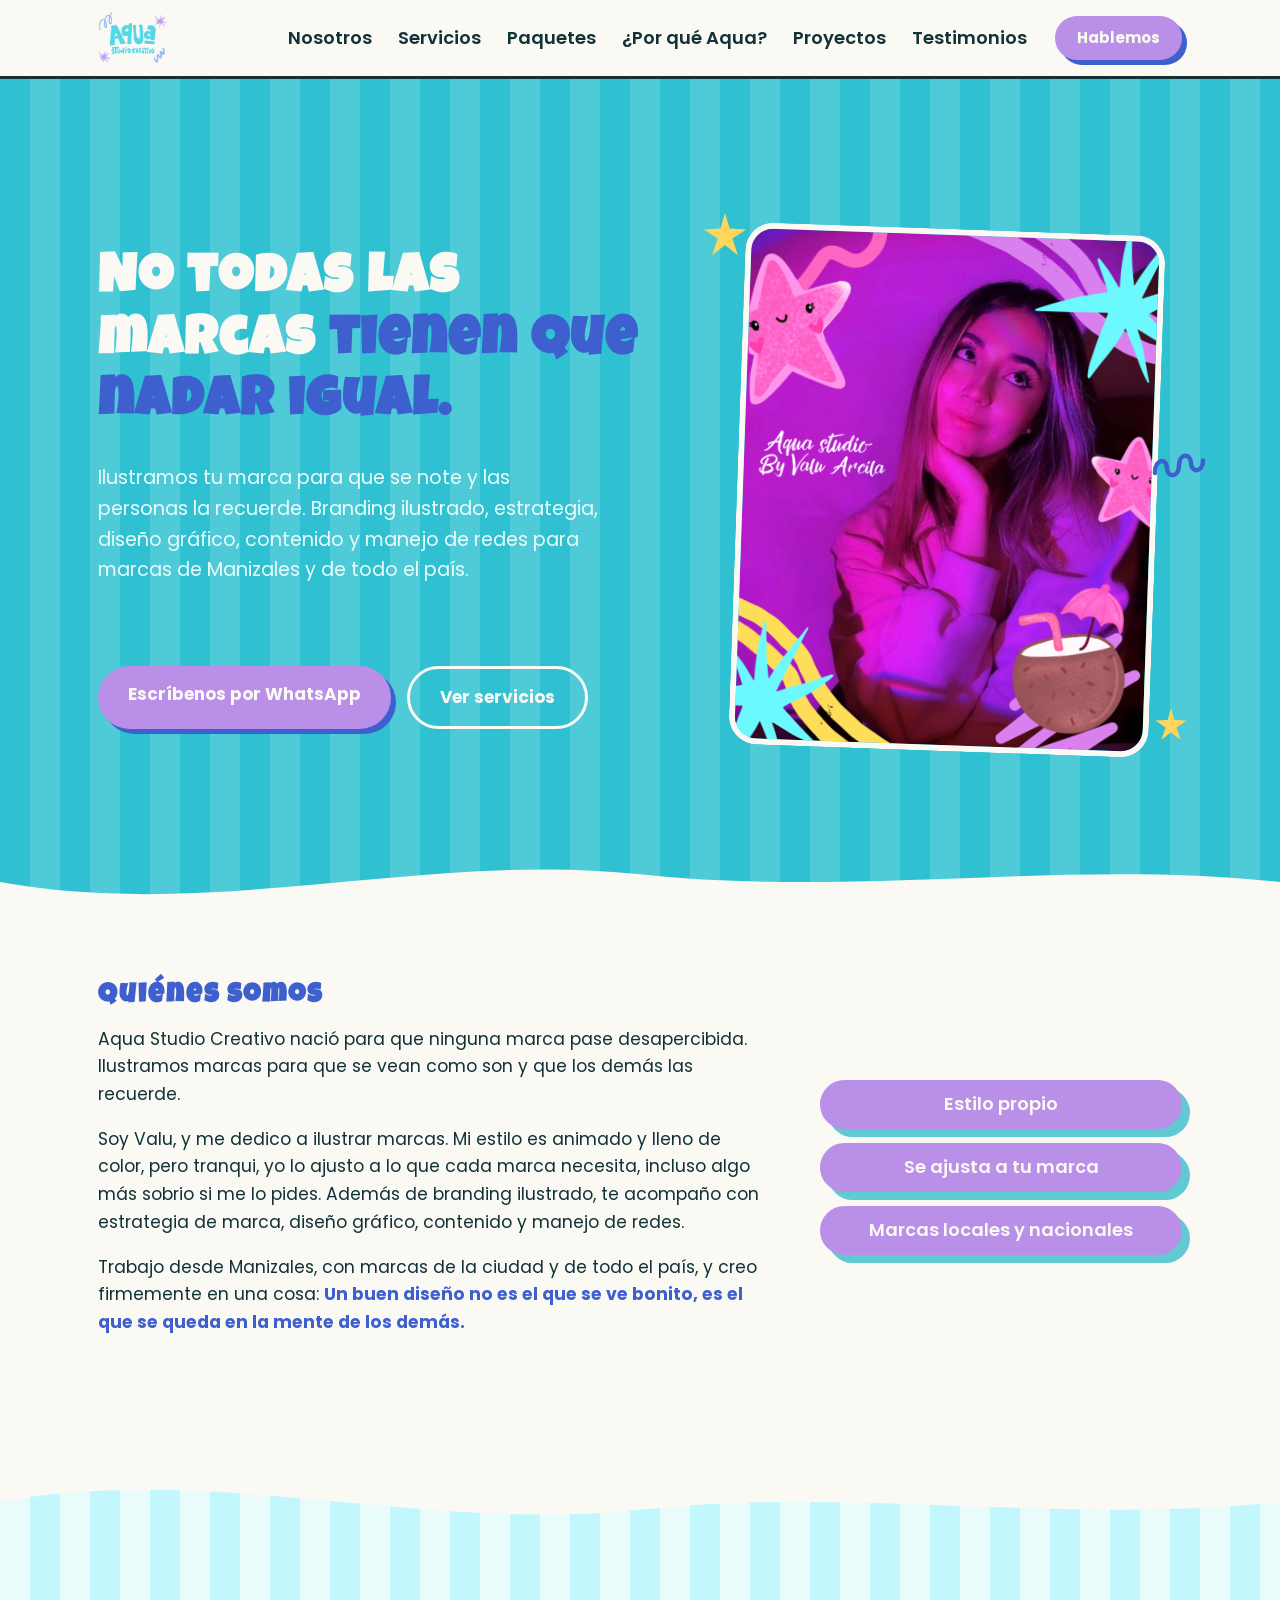
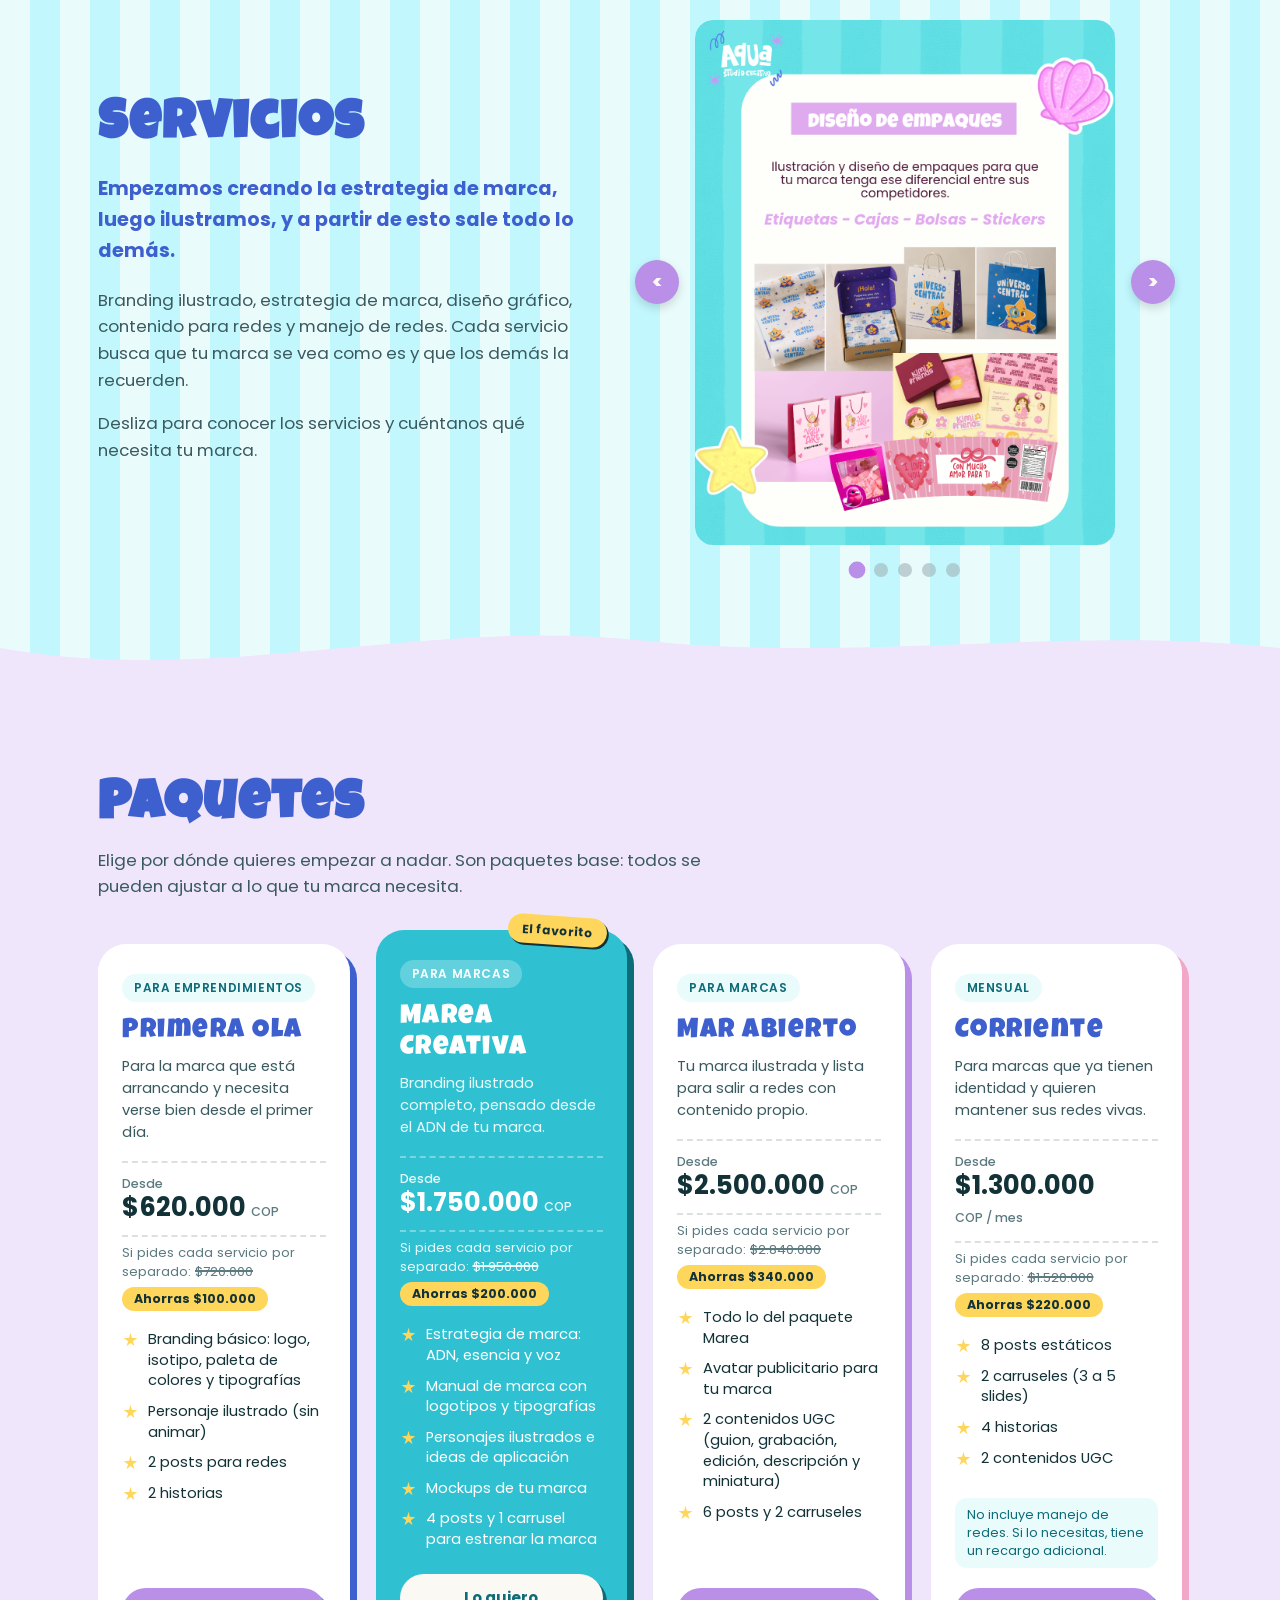
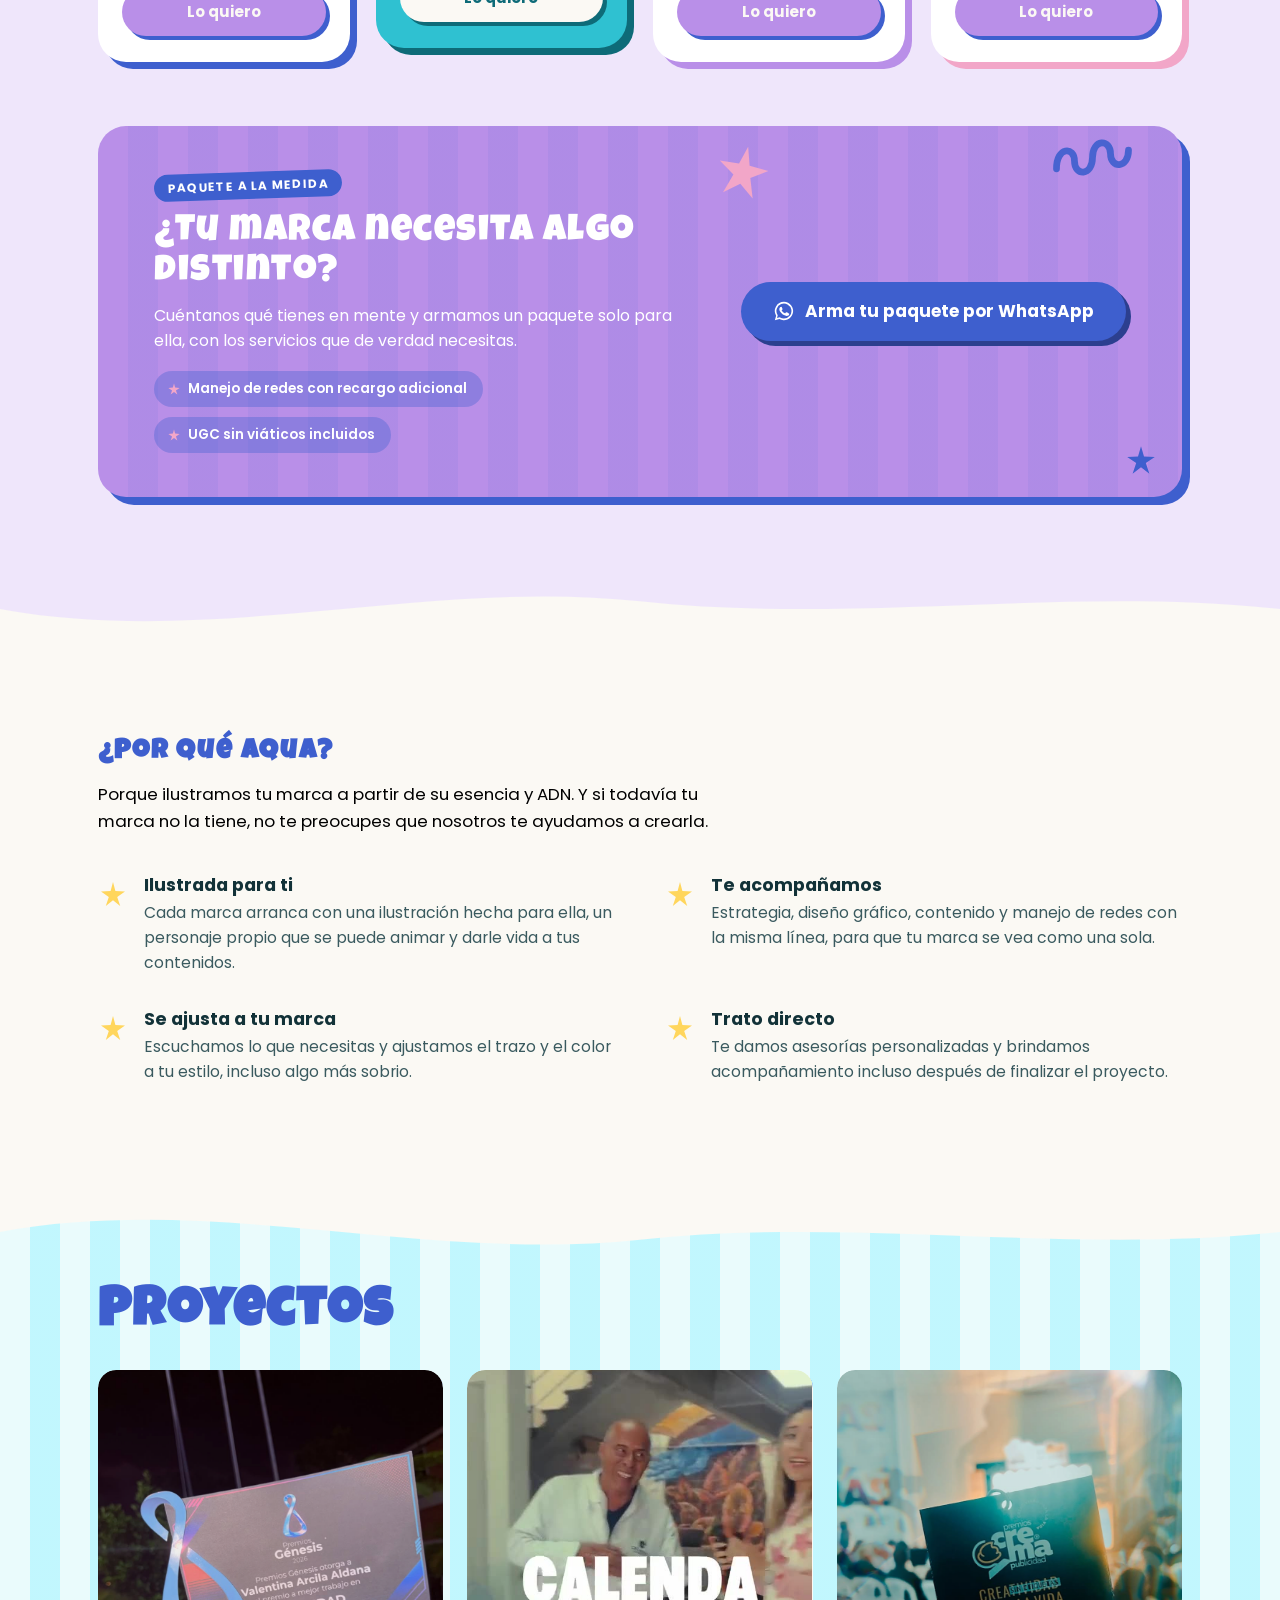
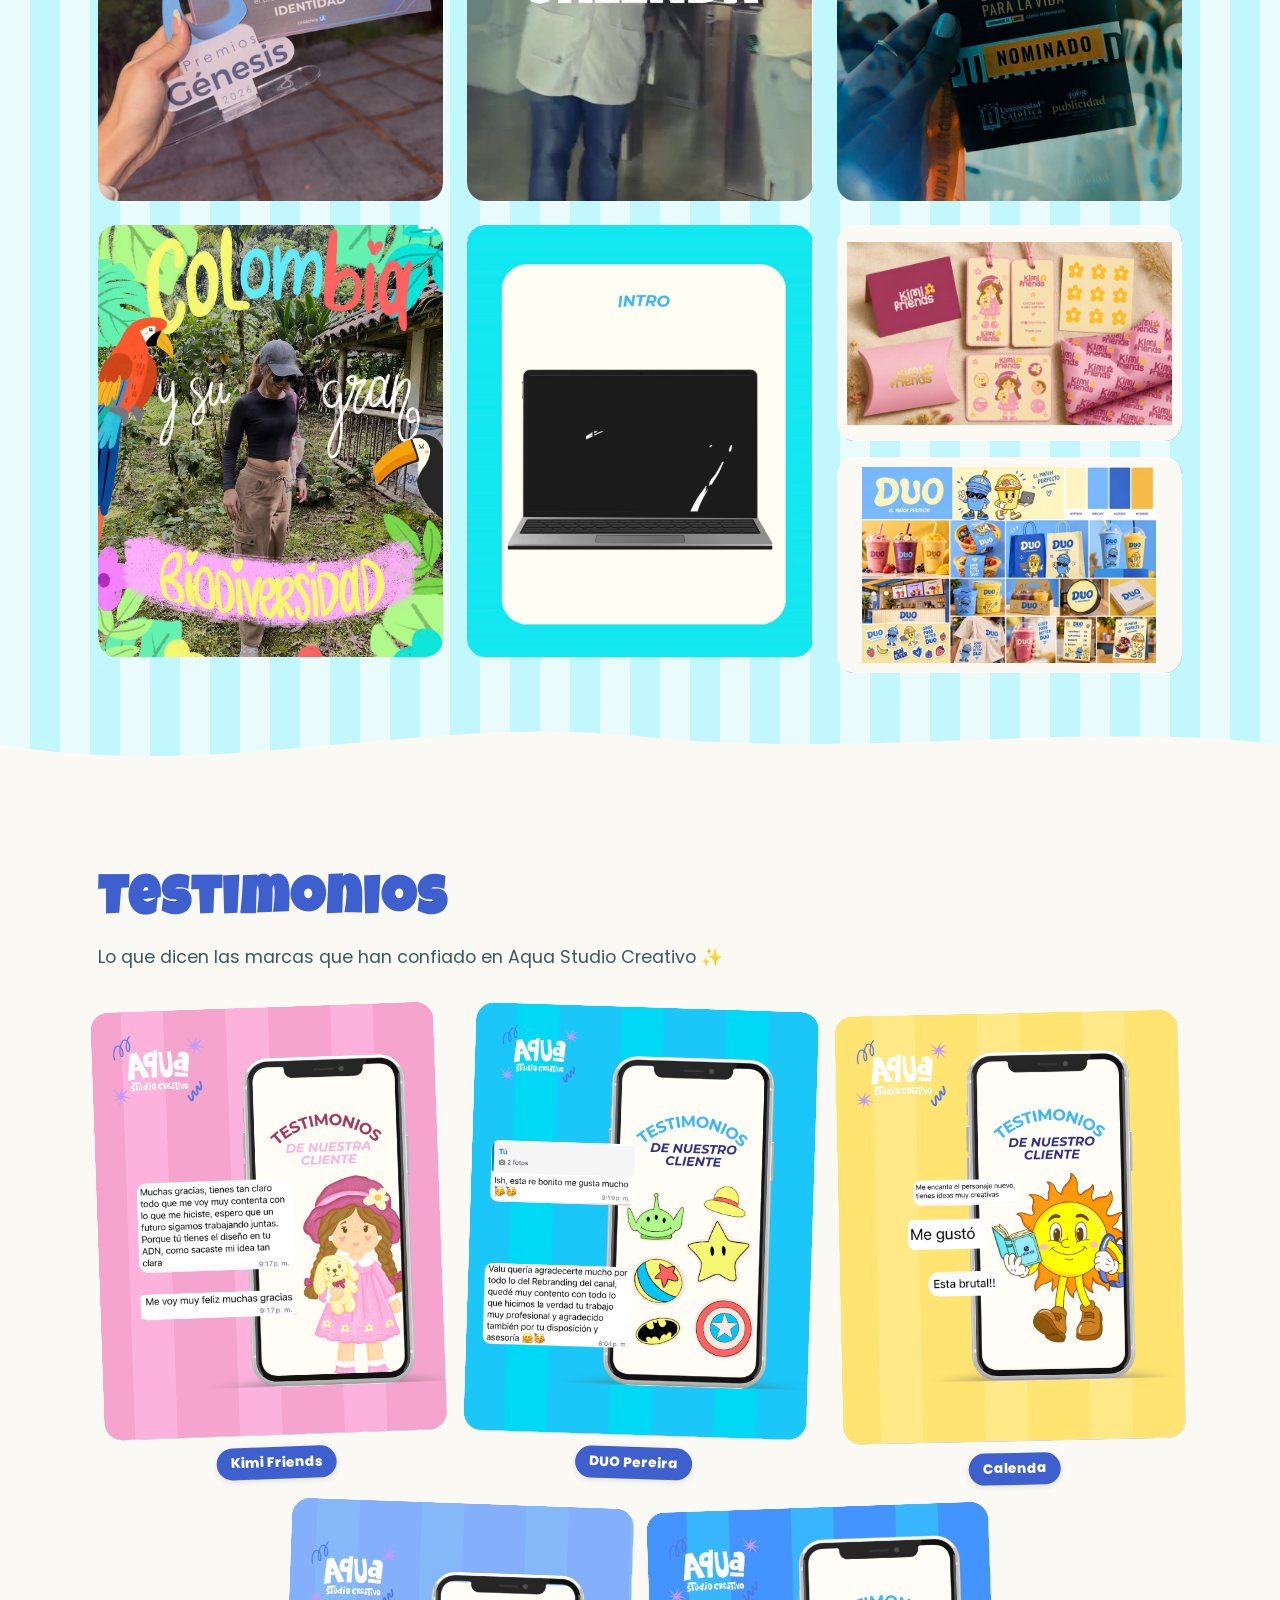
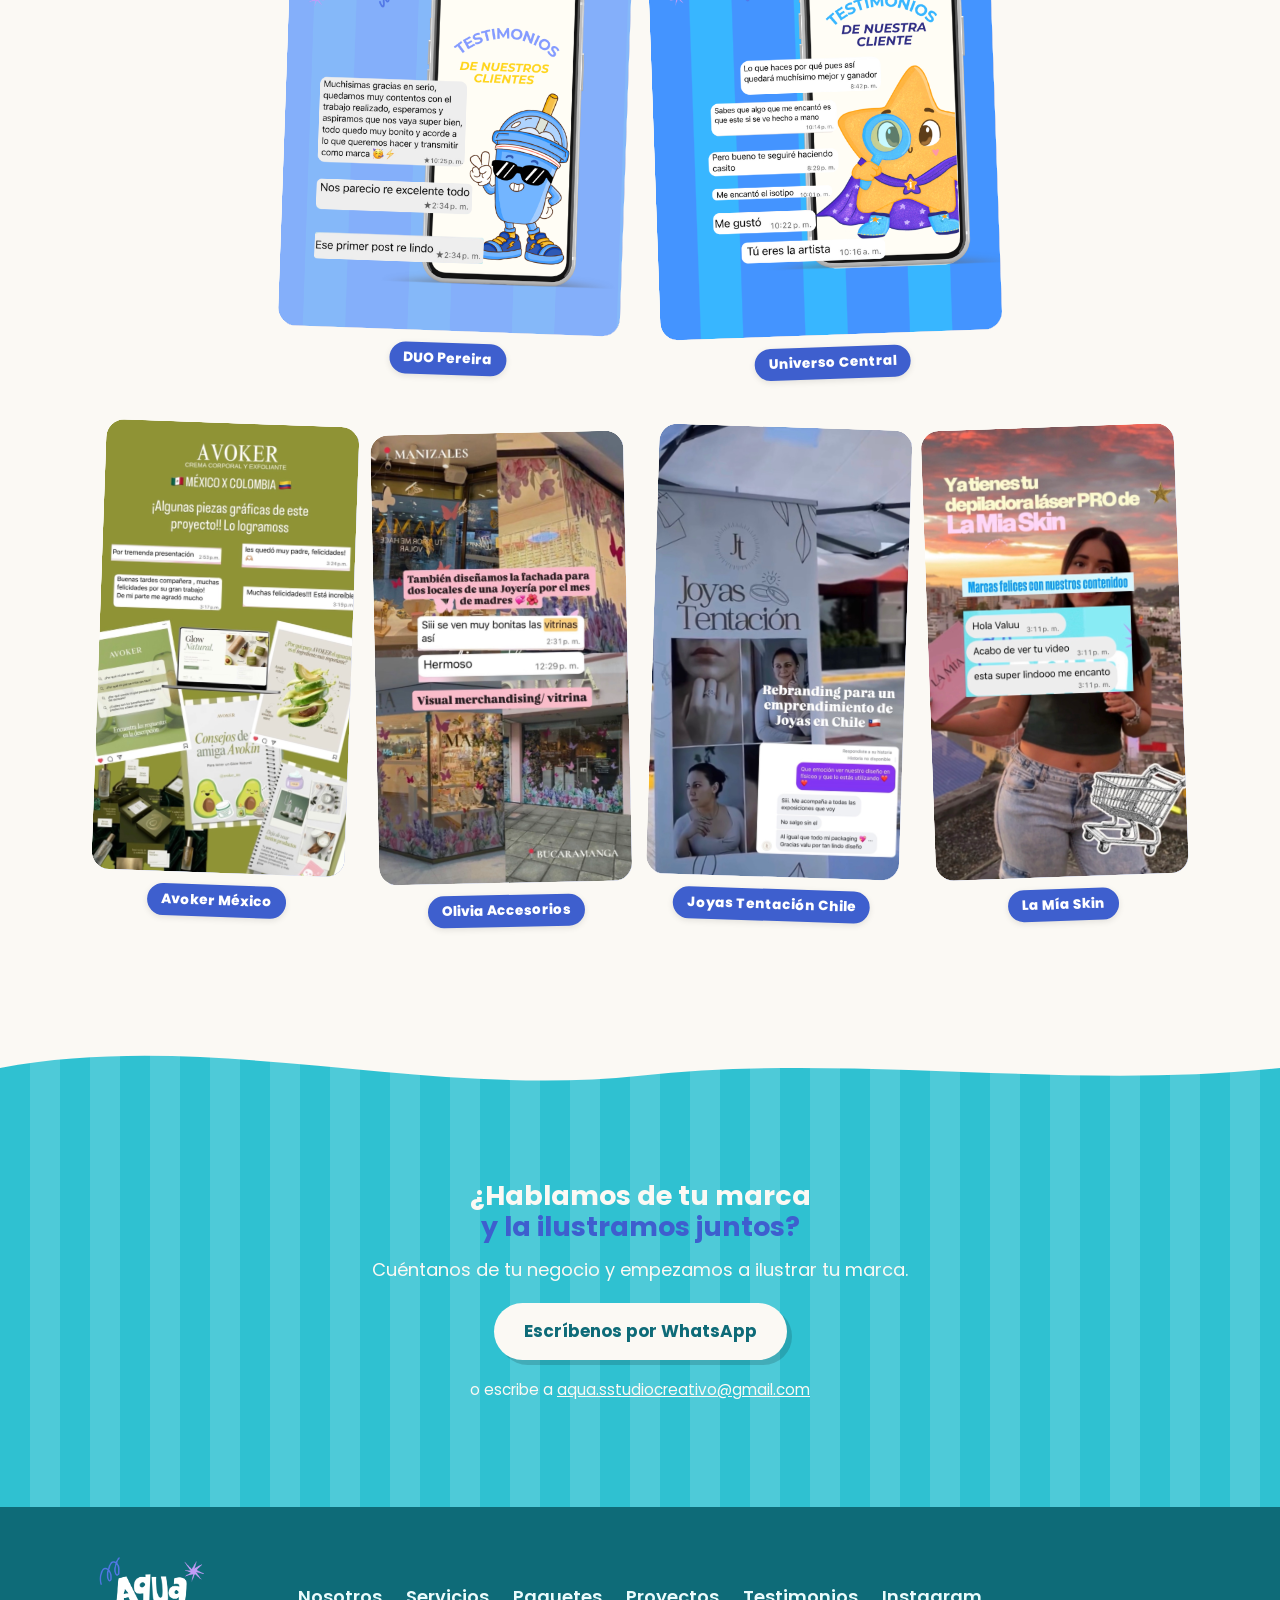
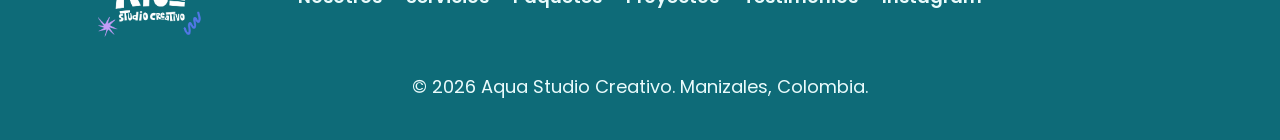
<file: index.html>
<!DOCTYPE html>

<html lang="es">

<head>

<meta charset="UTF-8">

<meta name="viewport" content="width=device-width, initial-scale=1.0, viewport-fit=cover">

<meta name="format-detection" content="telephone=no">

<title>Aqua Studio Creativo — Branding ilustrado en Manizales</title>

<meta name="description" content="Branding ilustrado para marcas de Manizales y de todo el país que quieren que la gente las recuerde. También hacemos estrategia, diseño gráfico, contenido y manejo de redes.">

<link rel="preconnect" href="https://fonts.googleapis.com">
<link rel="preconnect" href="https://fonts.gstatic.com" crossorigin>
<link href="https://fonts.googleapis.com/css2?family=Luckiest+Guy&family=Poppins:wght@400;500;600;700&display=swap" rel="stylesheet">
<link rel="stylesheet" href="styles.css">

</head>

<body>

<!-- ============ HEADER ============ -->
  <header class="site-header">
    <div class="wrap header-inner">

      <a href="#top" class="brand">
        <img src="assets/logo.png" alt="Aqua Studio Creativo" class="brand-logo">
      </a>

      <!-- Menú principal actualizado -->
      <nav class="main-nav" id="main-nav">
        <a href="#nosotros">Nosotros</a>
        <a href="#servicios">Servicios</a>
        <a href="#paquetes">Paquetes</a>
        <a href="#por-que">¿Por qué Aqua?</a>
        <a href="#proyectos">Proyectos</a>
        <a href="#testimonios">Testimonios</a> <!-- <--- Cambiado de Contacto a Testimonios -->
      </nav>

      <!-- Botón Hablemos (Sigue mandando a la sección de contacto abajo) -->
      <a href="#contacto" class="btn btn-primary btn-small nav-cta">Hablemos</a>

      <button class="nav-toggle" id="nav-toggle" aria-label="Abrir menú" aria-expanded="false">
        <span></span><span></span><span></span>
      </button>

    </div>
  </header>

<main>

  <!-- ============ HERO ============ -->

  <section class="hero">

    <div class="wrap hero-inner">

      <div class="hero-copy">

<h1>No todas las marcas <span class="highlight">tienen&nbsp;que nadar&nbsp;igual.</span></h1>
        <p class="hero-sub">

          
          Ilustramos tu marca para que se note y las personas la recuerde. Branding ilustrado, estrategia,
          diseño gráfico, contenido y manejo de redes para marcas de Manizales y de todo el país.

        </p>
        

        <div class="hero-actions">

          <a href="https://wa.me/573024677023?text=%C2%A1Hola%20Aqua%20Studio%20Creativo%21%20%F0%9F%8C%8A%20Estuve%20revisando%20tu%20p%C3%A1gina%20web%20y%20me%20gustar%C3%ADa%20contarte%20sobre%20mi%20marca." class="btn btn-primary" target="_blank" rel="noopener">Escríbenos por WhatsApp</a>

          <a href="#servicios" class="btn btn-ghost">Ver servicios</a>

        </div>

      </div>

      <div class="hero-art">

        <img src="assets/ilustracion-hero.png" alt="Ilustración de marca Aqua Studio Creativo" class="hero-img">

        <svg class="deco deco-star deco-star--1" viewBox="0 0 100 100" aria-hidden="true"><use href="#icon-star"/></svg>

        <svg class="deco deco-star deco-star--2" viewBox="0 0 100 100" aria-hidden="true"><use href="#icon-star"/></svg>

        <svg class="deco deco-squiggle" viewBox="0 0 120 90" aria-hidden="true"><use href="#icon-squiggle"/></svg>

      </div>

    </div>

    <div class="wave wave--bottom wave-cream" aria-hidden="true">

      <svg viewBox="0 0 1440 90" preserveAspectRatio="none"><path d="M0,40 C 240,90 480,0 720,30 C 960,60 1200,10 1440,40 L1440,90 L0,90 Z"></path></svg>

    </div>

  </section>

  <!-- ============ QUIÉNES SOMOS ============ -->

  <section class="section nosotros" id="nosotros">

    <div class="wrap nosotros-inner">

      <div class="nosotros-copy">

        <h2>Quiénes somos</h2>

        <p>

          Aqua Studio Creativo nació para que ninguna marca  pase desapercibida. Ilustramos marcas para que se vean como son y que los demás las recuerde.

        </p>

        <p>

          Soy Valu, y me dedico a ilustrar marcas. Mi estilo es animado y lleno de color, pero tranqui, yo lo ajusto a lo que cada marca necesita, incluso algo más sobrio si me lo pides. Además de branding ilustrado, te acompaño con estrategia de marca, diseño gráfico, contenido y manejo de redes.

        </p>

        <p>

          Trabajo desde Manizales, con marcas de la ciudad y de todo el país, y creo firmemente en una cosa: <strong>Un buen diseño no es el que se ve

          bonito, es el que se queda en la mente de los demás.</strong>

        </p>

      </div>

      <div class="nosotros-tag">

        <span class="chip">Estilo propio</span>

        <span class="chip">Se ajusta a tu marca</span>

        <span class="chip">Marcas locales y nacionales</span>

    

      </div>

    </div>

    <!-- Onda al final de Nosotros (conecta con Servicios que es color --aqua) -->

    <div class="wave wave--bottom wave-aqua" aria-hidden="true">

      <svg viewBox="0 0 1440 90" preserveAspectRatio="none"><path d="M0,40 C 240,90 480,0 720,30 C 960,60 1200,10 1440,40 L1440,90 L0,90 Z"></path></svg>

    </div>

  </section>

<!-- ============ SERVICIOS ============ -->
  <section class="section servicios" id="servicios">
    <div class="wrap">
      
      <div class="servicios-layout">
        
        <!-- Columna Izquierda: Título y Textos -->
        <div class="servicios-info">
          <h2>Servicios</h2>
          <p class="section-intro">Empezamos creando la estrategia de marca, luego ilustramos, y a partir de esto sale todo lo demás.</p>
          <p>Branding ilustrado, estrategia de marca, diseño gráfico, contenido para redes y manejo de redes. Cada servicio busca que tu marca se vea como es y que los demás la recuerden.</p>
          <p>Desliza para conocer los servicios y cuéntanos qué necesita tu marca.</p>
        </div>

        <!-- Columna Derecha: Carrusel -->
        <div class="servicios-carrusel-col">
          <div class="services-slider-container">
            <button type="button" class="slider-btn prev-btn" id="prev-service" aria-label="Anterior servicio">&lt;</button>

            <div class="services-slider-track-container">
              <ul class="services-slider-track" id="services-track">
                
                <!-- 1. Diseño de empaques -->
                <li class="service-slide active">
                  <img src="assets/servicio-empaques.png" alt="Diseño de Empaques">
                </li>

                <!-- 2. Diseño de personajes -->
                <li class="service-slide">
                  <img src="assets/servicio-personajes.png" alt="Diseño de Personajes e Ilustraciones">
                </li>

                <!-- 3. Branding -->
                <li class="service-slide">
                  <img src="assets/servicio-branding.png" alt="Branding e Identidad Visual">
                </li>

                <!-- 4. Contenido y manejo -->
                <li class="service-slide">
                  <img src="assets/servicio-contenido.png" alt="Contenido y Manejo de Redes">
                </li>

                <!-- 5. Estrategia de marca -->
                <li class="service-slide">
                  <img src="assets/servicio-estrategia.png" alt="Estrategia de Marca">
                </li>

              </ul>
            </div>

            <button type="button" class="slider-btn next-btn" id="next-service" aria-label="Siguiente servicio">&gt;</button>
          </div>

          <!-- Indicadores / Punticos (5 en total) -->
          <div class="slider-dots" id="slider-dots">
            <span class="dot active" data-slide="0"></span>
            <span class="dot" data-slide="1"></span>
            <span class="dot" data-slide="2"></span>
            <span class="dot" data-slide="3"></span>
            <span class="dot" data-slide="4"></span>
          </div>
        </div>

      </div>

    </div>

    <!-- Onda al final de Servicios -->
    <div class="wave wave--bottom wave-cream" aria-hidden="true">
      <svg viewBox="0 0 1440 90" preserveAspectRatio="none"><path d="M0,40 C 240,90 480,0 720,30 C 960,60 1200,10 1440,40 L1440,90 L0,90 Z"></path></svg>
    </div>
  </section>

  <!-- ============ PAQUETES ============ -->
  <!-- Para cambiar precios o lo que incluye cada paquete, edita el texto de cada <article> -->
  <section class="section paquetes" id="paquetes">
    <div class="wrap">

      <div class="paquetes-head">
        <h2>Paquetes</h2>
        <p class="section-intro">Elige por dónde quieres empezar a nadar. Son paquetes base: todos se pueden ajustar a lo que tu marca necesita.</p>
      </div>

      <div class="paquetes-grid">

        <article class="paquete">
          <span class="paquete-tag">Para emprendimientos</span>
          <h3 class="paquete-nombre">Primera Ola</h3>
          <p class="paquete-desc">Para la marca que está arrancando y necesita verse bien desde el primer día.</p>
          <p class="paquete-precio"><small>Desde</small> $620.000 <small>COP</small></p>
          <p class="paquete-antes">Si pides cada servicio por separado: <s>$720.000</s><span class="paquete-ahorro">Ahorras $100.000</span></p>
          <ul class="paquete-lista">
            <li>Branding básico: logo, isotipo, paleta de colores y tipografías</li>
            <li>Personaje ilustrado (sin animar)</li>
            <li>2 posts para redes</li>
            <li>2 historias</li>
          </ul>
          <a href="https://wa.me/573024677023?text=%C2%A1Hola%20Aqua%20Studio%20Creativo%21%20%F0%9F%8C%8A%20Estuve%20revisando%20tu%20p%C3%A1gina%20web%20y%20me%20interesa%20el%20paquete%20Primera%20Ola.%20%C2%BFMe%20cuentas%20m%C3%A1s%3F" class="btn paquete-btn" target="_blank" rel="noopener">Lo quiero</a>
        </article>

        <article class="paquete paquete--destacado">
          <span class="paquete-badge">El favorito</span>
          <span class="paquete-tag">Para marcas</span>
          <h3 class="paquete-nombre">Marea Creativa</h3>
          <p class="paquete-desc">Branding ilustrado completo, pensado desde el ADN de tu marca.</p>
          <p class="paquete-precio"><small>Desde</small> $1.750.000 <small>COP</small></p>
          <p class="paquete-antes">Si pides cada servicio por separado: <s>$1.950.000</s><span class="paquete-ahorro">Ahorras $200.000</span></p>
          <ul class="paquete-lista">
            <li>Estrategia de marca: ADN, esencia y voz</li>
            <li>Manual de marca con logotipos y tipografías</li>
            <li>Personajes ilustrados e ideas de aplicación</li>
            <li>Mockups de tu marca</li>
            <li>4 posts y 1 carrusel para estrenar la marca</li>
          </ul>
          <a href="https://wa.me/573024677023?text=%C2%A1Hola%20Aqua%20Studio%20Creativo%21%20%F0%9F%8C%8A%20Estuve%20revisando%20tu%20p%C3%A1gina%20web%20y%20me%20interesa%20el%20paquete%20Marea.%20%C2%BFMe%20cuentas%20m%C3%A1s%3F" class="btn paquete-btn" target="_blank" rel="noopener">Lo quiero</a>
        </article>

        <article class="paquete">
          <span class="paquete-tag">Para marcas</span>
          <h3 class="paquete-nombre">Mar Abierto</h3>
          <p class="paquete-desc">Tu marca ilustrada y lista para salir a redes con contenido propio.</p>
          <p class="paquete-precio"><small>Desde</small> $2.500.000 <small>COP</small></p>
          <p class="paquete-antes">Si pides cada servicio por separado: <s>$2.840.000</s><span class="paquete-ahorro">Ahorras $340.000</span></p>
          <ul class="paquete-lista">
            <li>Todo lo del paquete Marea</li>
            <li>Avatar publicitario para tu marca</li>
            <li>2 contenidos UGC (guion, grabación, edición, descripción y miniatura)</li>
            <li>6 posts y 2 carruseles</li>
          </ul>
          <a href="https://wa.me/573024677023?text=%C2%A1Hola%20Aqua%20Studio%20Creativo%21%20%F0%9F%8C%8A%20Estuve%20revisando%20tu%20p%C3%A1gina%20web%20y%20me%20interesa%20el%20paquete%20Mar%20Abierto.%20%C2%BFMe%20cuentas%20m%C3%A1s%3F" class="btn paquete-btn" target="_blank" rel="noopener">Lo quiero</a>
        </article>

        <article class="paquete">
          <span class="paquete-tag">Mensual</span>
          <h3 class="paquete-nombre">Corriente</h3>
          <p class="paquete-desc">Para marcas que ya tienen identidad y quieren mantener sus redes vivas.</p>
          <p class="paquete-precio"><small>Desde</small> $1.300.000 <small>COP / mes</small></p>
          <p class="paquete-antes">Si pides cada servicio por separado: <s>$1.520.000</s><span class="paquete-ahorro">Ahorras $220.000</span></p>
          <ul class="paquete-lista">
            <li>8 posts estáticos</li>
            <li>2 carruseles (3 a 5 slides)</li>
            <li>4 historias</li>
            <li>2 contenidos UGC</li>
          </ul>
          <p class="paquete-aviso">No incluye manejo de redes. Si lo necesitas, tiene un recargo adicional.</p>
          <a href="https://wa.me/573024677023?text=%C2%A1Hola%20Aqua%20Studio%20Creativo%21%20%F0%9F%8C%8A%20Estuve%20revisando%20tu%20p%C3%A1gina%20web%20y%20me%20interesa%20el%20paquete%20Corriente.%20%C2%BFMe%20cuentas%20m%C3%A1s%3F" class="btn paquete-btn" target="_blank" rel="noopener">Lo quiero</a>
        </article>

      </div>

      <!-- Recuadro: paquete a la medida -->
      <div class="paquetes-medida">
        <svg class="medida-deco medida-star--1" viewBox="0 0 100 100" aria-hidden="true"><use href="#icon-star"/></svg>
        <svg class="medida-deco medida-star--2" viewBox="0 0 100 100" aria-hidden="true"><use href="#icon-star"/></svg>
        <svg class="medida-deco medida-squiggle" viewBox="0 0 120 90" aria-hidden="true"><use href="#icon-squiggle"/></svg>

        <div class="medida-copy">
          <span class="medida-kicker">Paquete a la medida</span>
          <h3>¿Tu marca necesita algo distinto?</h3>
          <p>Cuéntanos qué tienes en mente y armamos un paquete solo para ella, con los servicios que de verdad necesitas.</p>
          <ul class="medida-notas">
            <li>Manejo de redes con recargo adicional</li>
            <li>UGC sin viáticos incluidos</li>
          </ul>
        </div>

        <a href="https://wa.me/573024677023?text=%C2%A1Hola%20Aqua%20Studio%20Creativo%21%20%F0%9F%8C%8A%20Estuve%20revisando%20tu%20p%C3%A1gina%20web%20y%20me%20gustar%C3%ADa%20armar%20un%20paquete%20a%20la%20medida%20para%20mi%20marca." class="btn medida-btn" target="_blank" rel="noopener"><svg class="medida-wa" viewBox="0 0 24 24" aria-hidden="true"><path d="M12 2a10 10 0 0 0-8.6 15.1L2 22l5-1.3A10 10 0 1 0 12 2zm0 18.2c-1.5 0-3-.4-4.3-1.2l-.3-.2-3 .8.8-2.9-.2-.3A8.2 8.2 0 1 1 12 20.2zm4.5-6.1c-.2-.1-1.5-.7-1.7-.8-.2-.1-.4-.1-.6.1l-.8 1c-.1.2-.3.2-.5.1a6.7 6.7 0 0 1-3.3-2.9c-.3-.4.3-.4.8-1.4.1-.2 0-.3 0-.5l-.8-1.8c-.2-.5-.4-.4-.6-.4h-.5c-.2 0-.5.1-.7.3-.2.3-.9.9-.9 2.2s1 2.6 1.1 2.7c.1.2 1.9 2.9 4.6 4 1.7.7 2.4.8 3.2.6.5-.1 1.5-.6 1.7-1.2.2-.6.2-1.1.2-1.2-.1-.1-.3-.2-.5-.3z"/></svg><span>Arma tu paquete por WhatsApp</span></a>
      </div>

    </div>
  </section>

  <!-- ============ POR QUÉ AQUA ============ -->

  <section class="section por-que" id="por-que">

    <div class="wrap por-que-inner">

      <div class="por-que-copy">

        <h2>¿Por qué Aqua?</h2>

        <p class="section-intro">

          Porque ilustramos tu marca a partir de su esencia y ADN. Y si todavía tu marca no la tiene, no te preocupes que nosotros te ayudamos a crearla.

        </p>

      </div>

      <ul class="diff-list">

        <li>

          <svg viewBox="0 0 100 100" aria-hidden="true"><use href="#icon-star-small"/></svg>

          <div>

            <h3>Ilustrada para ti</h3>

            <p>Cada marca arranca con una ilustración hecha para ella, un personaje propio que se puede animar y darle vida a tus contenidos.</p>

          </div>

        </li>

        <li>

          <svg viewBox="0 0 100 100" aria-hidden="true"><use href="#icon-star-small"/></svg>

          <div>

            <h3>Te acompañamos</h3>

            <p>Estrategia, diseño gráfico, contenido y manejo de redes con la misma línea, para que tu marca se vea como una sola.</p>

          </div>

        </li>

        <li>

          <svg viewBox="0 0 100 100" aria-hidden="true"><use href="#icon-star-small"/></svg>

          <div>

            <h3>Se ajusta a tu marca</h3>

            <p>Escuchamos lo que necesitas y ajustamos el trazo y el color a tu estilo, incluso algo más sobrio.</p>

          </div>

        </li>

        <li>

          <svg viewBox="0 0 100 100" aria-hidden="true"><use href="#icon-star-small"/></svg>

          <div>

            <h3>Trato directo</h3>

            <p>Te damos asesorías personalizadas y brindamos acompañamiento incluso después de finalizar el proyecto.</p>

          </div>

        </li>

      </ul>

    </div>

    <!-- Onda al final de Por qué Aqua (conecta con Proyectos que es color --aqua) -->

    <div class="wave wave--bottom wave-aqua" aria-hidden="true">

      <svg viewBox="0 0 1440 90" preserveAspectRatio="none"><path d="M0,40 C 240,90 480,0 720,30 C 960,60 1200,10 1440,40 L1440,90 L0,90 Z"></path></svg>

    </div>

  </section>

<!-- ============ PROYECTOS / PORTAFOLIO ============ -->
  <section class="section proyectos" id="proyectos">
    <div class="wrap">
      <h2>Proyectos</h2>
      
      <!-- Galería en 3 Columnas (3 contenidos arriba / 3 abajo) -->
      <div class="portfolio-collage">
        
        <!-- FILA SUPERIOR -->
        <!-- 1. Premio Génesis -->
        <a href="https://www.instagram.com/p/DYZ-iSyFjlW/?utm_source=ig_web_copy_link&psln=MzRlODBiNWFlZA==&srtk=MzRlODBiNWFlZA==" target="_blank" rel="noopener" class="portfolio-item">
          <img src="assets/premio.png" alt="Premio Génesis">
          <div class="portfolio-overlay">
            <div class="portfolio-text">
              <h3>Premio Génesis</h3>
              <p>Reconocimiento y trayectoria creativa</p>
              <span class="click-hint">Ver en Instagram ↗</span>
            </div>
          </div>
        </a>

        <!-- 2. Video Calenda -->
        <a href="https://www.instagram.com/reel/DcbVZxjDXYE/?utm_source=ig_web_copy_link&vrfl=MzRlODBiNWFlZA==&srtk=MzRlODBiNWFlZA==" target="_blank" rel="noopener" class="portfolio-item">
          <video autoplay loop muted playsinline webkit-playsinline preload="auto" poster="assets/poster-calenda.jpg" class="portfolio-media">
            <source src="assets/Video%20calenda.mp4" type="video/mp4">
          </video>
          <div class="portfolio-overlay">
            <div class="portfolio-text">
              <h3>Calenda</h3>
              <p>Diseño de personaje, contenido y animación</p>
              <span class="click-hint">Ver en Instagram ↗</span>
            </div>
          </div>
        </a>

        <!-- 3. Otro Premio (Nominación CREMA) -->
        <a href="https://www.instagram.com/p/DRFBnPOkbTo/?utm_source=ig_web_copy_link&vrfl=MzRlODBiNWFlZA==&srtk=MzRlODBiNWFlZA==" rel="noopener" class="portfolio-item">
          <img src="assets/nominacion-crema.png" alt="Nominación Premios CREMA">
          <div class="portfolio-overlay">
            <div class="portfolio-text">
              <h3>Nominación Premios CREMA</h3>
              <p>Spot comercial, cuña radial y packaging</p>
              <span class="click-hint">Ver en Instagram ↗</span>
            </div>
          </div>
        </a>

        <!-- FILA INFERIOR -->
        <!-- 4. Ilustración Colombia -->
        <a href="https://www.instagram.com/p/DbCSO-FnDjW/?utm_source=ig_web_copy_link&dlrf=MzRlODBiNWFlZA==&srtk=MzRlODBiNWFlZA==" target="_blank" rel="noopener" class="portfolio-item">
          <img src="assets/Colombia.png" alt="Colombia y su biodiversidad">
          <div class="portfolio-overlay">
            <div class="portfolio-text">
              <h3>Colombia y su biodiversidad</h3>
              <p>Ilustración editorial y diseño conceptual</p>
              <span class="click-hint">Ver en Instagram ↗</span>
            </div>
          </div>
        </a>

        <!-- 5. Intro para YouTube -->
        <a href="https://www.instagram.com/p/Dbdz2munD6g/?utm_source=ig_web_copy_link&srtk=MzRlODBiNWFlZA==" target="_blank" rel="noopener" class="portfolio-item">
          <video autoplay loop muted playsinline webkit-playsinline preload="auto" poster="assets/poster-intro.jpg" class="portfolio-media">
            <source src="assets/intro-youtube.mp4" type="video/mp4">
          </video>
          <div class="portfolio-overlay">
            <div class="portfolio-text">
              <h3>Intro para YouTube</h3>
              <p>Animación y motion graphics para canal</p>
              <span class="click-hint">Ver en Instagram ↗</span>
            </div>
          </div>
        </a>

        <!-- 6. Unión de los dos horizontales (Kimi + DUO apilados en la 3ra columna) -->
        <div class="portfolio-dual-horizontal">
          
          <a href="https://www.instagram.com/p/DeKsD41HAc2/?utm_source=ig_web_copy_link&rpxt=MzRlODBiNWFlZA==&srtk=MzRlODBiNWFlZA==" target="_blank" rel="noopener" class="portfolio-item horizontal">
            <img src="assets/kimi-friends.png" alt="Kimi Friends">
            <div class="portfolio-overlay">
              <div class="portfolio-text">
                <h3>Kimi Friends</h3>
                <p>Ilustración de personajes</p>
                <span class="click-hint">Ver en Instagram ↗</span>
              </div>
            </div>
          </a>

          <a href="https://www.instagram.com/p/De8K_nikbEm/?utm_source=ig_web_copy_link&dlrf=MzRlODBiNWFlZA==&srtk=MzRlODBiNWFlZA==" target="_blank" rel="noopener" class="portfolio-item horizontal">
            <img src="assets/duo-pereira.png" alt="Mockups de DUO PEREIRA">
            <div class="portfolio-overlay">
              <div class="portfolio-text">
                <h3>DUO PEREIRA</h3>
                <p>Branding y mockups</p>
                <span class="click-hint">Ver en Instagram ↗</span>
              </div>
            </div>
          </a>

        </div>

      </div>
    </div>

    <!-- Onda al final de Proyectos -->
    <div class="wave wave--bottom wave-cream" aria-hidden="true">
      <svg viewBox="0 0 1440 90" preserveAspectRatio="none"><path d="M0,40 C 240,90 480,0 720,30 C 960,60 1200,10 1440,40 L1440,90 L0,90 Z"></path></svg>
    </div>
  </section>

 <!-- ============ TESTIMONIOS ============ -->
  <section class="section testimonios" id="testimonios">
    <div class="wrap">
      <h2>Testimonios</h2>
      <p class="section-subtitle">Lo que dicen las marcas que han confiado en Aqua Studio Creativo ✨</p>

      <!-- BLOQUE 1: Fila de 3 Posts Superiores (Garantiza lectura clara) -->
      <div class="testimonios-row-3">

        <!-- Post 1 -->
        <div class="testimonio-card tilt-left">
          <div class="testimonio-img-wrapper format-standard">
            <img src="assets/testimonio-1.png" alt="Testimonio de Kimi Friends">
          </div>
          <div class="testimonio-footer">
            <span class="testimonio-brand">Kimi Friends</span>
          </div>
        </div>

        <!-- Post 2 -->
        <div class="testimonio-card tilt-right">
          <div class="testimonio-img-wrapper format-standard">
            <img src="assets/testimonio-2.png" alt="Testimonio de DUO Pereira">
          </div>
          <div class="testimonio-footer">
            <span class="testimonio-brand">DUO Pereira</span>
          </div>
        </div>

        <!-- Post 3 -->
        <div class="testimonio-card tilt-left-sm">
          <div class="testimonio-img-wrapper format-standard">
            <img src="assets/testimonio-3.png" alt="Testimonio de Calenda">
          </div>
          <div class="testimonio-footer">
            <span class="testimonio-brand">Calenda</span>
          </div>
        </div>

      </div>

      <!-- BLOQUE 2: Fila de 2 Posts Centrados (Mismo tamaño amplio) -->
      <div class="testimonios-row-2">

        <!-- Post 4 -->
        <div class="testimonio-card tilt-right-sm">
          <div class="testimonio-img-wrapper format-standard">
            <img src="assets/testimonio-4.png" alt="Testimonio de DUO Pereira">
          </div>
          <div class="testimonio-footer">
            <span class="testimonio-brand">DUO Pereira</span>
          </div>
        </div>

        <!-- Post 5 -->
        <div class="testimonio-card tilt-left">
          <div class="testimonio-img-wrapper format-standard">
            <img src="assets/testimonio-5.png" alt="Testimonio de Universo Central">
          </div>
          <div class="testimonio-footer">
            <span class="testimonio-brand">Universo Central</span>
          </div>
        </div>

      </div>

      <!-- BLOQUE 3: 4 Historias Alineadas Abajo (1080 x 1920) -->
      <div class="testimonios-grid-story">

        <!-- Historia 1 -->
        <div class="testimonio-card tilt-right-sm">
          <div class="testimonio-img-wrapper format-story">
            <img src="assets/testimonio-6.png" alt="Testimonio de Avoker México">
          </div>
          <div class="testimonio-footer">
            <span class="testimonio-brand">Avoker México</span>
          </div>
        </div>

        <!-- Historia 2 -->
        <div class="testimonio-card tilt-left-sm">
          <div class="testimonio-img-wrapper format-story">
            <img src="assets/testimonio-7.png" alt="Testimonio de Olivia Accesorios">
          </div>
          <div class="testimonio-footer">
            <span class="testimonio-brand">Olivia Accesorios</span>
          </div>
        </div>

        <!-- Historia 3 -->
        <div class="testimonio-card tilt-right">
          <div class="testimonio-img-wrapper format-story">
            <img src="assets/testimonio-8.png" alt="Testimonio de Joyas Tentación Chile">
          </div>
          <div class="testimonio-footer">
            <span class="testimonio-brand">Joyas Tentación Chile</span>
          </div>
        </div>

        <!-- Historia 4 -->
        <div class="testimonio-card tilt-left">
          <div class="testimonio-img-wrapper format-story">
            <img src="assets/testimonio-9.png" alt="Testimonio de La Mía Skin">
          </div>
          <div class="testimonio-footer">
            <span class="testimonio-brand">La Mía Skin</span>
          </div>
        </div>

      </div>

    </div>

    <!-- Onda al final de Testimonios -->
    <div class="wave wave--bottom wave-cream" aria-hidden="true">
      <svg viewBox="0 0 1440 90" preserveAspectRatio="none"><path d="M0,40 C 240,90 480,0 720,30 C 960,60 1200,10 1440,40 L1440,90 L0,90 Z"></path></svg>
    </div>
  </section>

  <!-- ============ CTA FINAL ============ -->

  <section class="cta-final" id="contacto">

    <div class="wrap cta-inner">

      <h2>¿Hablamos de tu marca<br><span class="highlight">y la ilustramos juntos?</span></h2>

      <p>Cuéntanos de tu negocio y empezamos a ilustrar tu marca.</p>

      <a href="https://wa.me/573024677023?text=%C2%A1Hola%20Aqua%20Studio%20Creativo%21%20%F0%9F%8C%8A%20Estuve%20revisando%20tu%20p%C3%A1gina%20web%20y%20me%20gustar%C3%ADa%20contarte%20sobre%20mi%20marca." class="btn btn-light" target="_blank" rel="noopener">Escríbenos por WhatsApp</a>

      <p class="cta-alt">o escribe a <a href="mailto:aqua.sstudiocreativo@gmail.com">aqua.sstudiocreativo@gmail.com</a></p>

    </div>

  </section>

</main>

<!-- ============ FOOTER ============ -->
  <footer class="site-footer">
    <div class="wrap footer-inner">
<img src="assets/logo-fondo.png" alt="Aqua Studio Creativo" class="footer-logo">      
      <nav class="footer-nav">
        <a href="#nosotros">Nosotros</a>
        <a href="#servicios">Servicios</a>
        <a href="#paquetes">Paquetes</a>
        <a href="#proyectos">Proyectos</a>
        <a href="#testimonios">Testimonios</a>
        <a href="https://www.instagram.com/aquastudio.design" target="_blank" rel="noopener">Instagram</a>
      </nav>
    </div>

    <p class="footer-copy">© 2026 Aqua Studio Creativo. Manizales, Colombia.</p>
  </footer>
  
<!-- Sprite SVG con los íconos/garabatos reutilizables -->

<svg width="0" height="0" style="position:absolute" aria-hidden="true">

  <defs>

    <symbol id="icon-star" viewBox="0 0 100 100">

      <path d="M50 4 L60 38 L96 40 L66 60 L78 96 L50 74 L22 96 L34 60 L4 40 L40 38 Z"/>

    </symbol>

    <symbol id="icon-star-small" viewBox="0 0 100 100">

      <path d="M50 10 L58 40 L90 42 L64 60 L74 90 L50 71 L26 90 L36 60 L10 42 L42 40 Z"/>

    </symbol>

    <symbol id="icon-squiggle" viewBox="0 0 120 90">

      <path d="M6 70 C 6 40, 30 40, 30 60 C 30 80, 54 80, 54 55 C 54 30, 78 30, 78 50 C 78 70, 102 70, 102 45" fill="none" stroke="currentColor" stroke-width="9" stroke-linecap="round"/>

    </symbol>

    <symbol id="icon-bubble" viewBox="0 0 100 100">

      <path d="M12 20 h76 a6 6 0 0 1 6 6 v40 a6 6 0 0 1 -6 6 h-46 l-18 18 v-18 h-12 a6 6 0 0 1 -6 -6 v-40 a6 6 0 0 1 6 -6 z"/>

    </symbol>

    <symbol id="icon-pencil" viewBox="0 0 100 100">

      <path d="M14 86 l4-22 54-54 18 18-54 54-22 4z M64 14 l18 18"/>

    </symbol>

    <symbol id="icon-camera" viewBox="0 0 100 100">

      <path d="M10 30 h20 l8-10 h24 l8 10 h20 a6 6 0 0 1 6 6 v46 a6 6 0 0 1 -6 6 h-80 a6 6 0 0 1 -6 -6 v-46 a6 6 0 0 1 6 -6 z"/>

      <circle cx="50" cy="58" r="16" fill="#fff"/>

    </symbol>

    <symbol id="icon-play" viewBox="0 0 100 100">

      <circle cx="50" cy="50" r="44"/>

      <path d="M42 34 L70 50 L42 66 Z" fill="#fff"/>

    </symbol>

  </defs>

</svg>

<script src="script.js"></script>

</body>

</html>
</file>
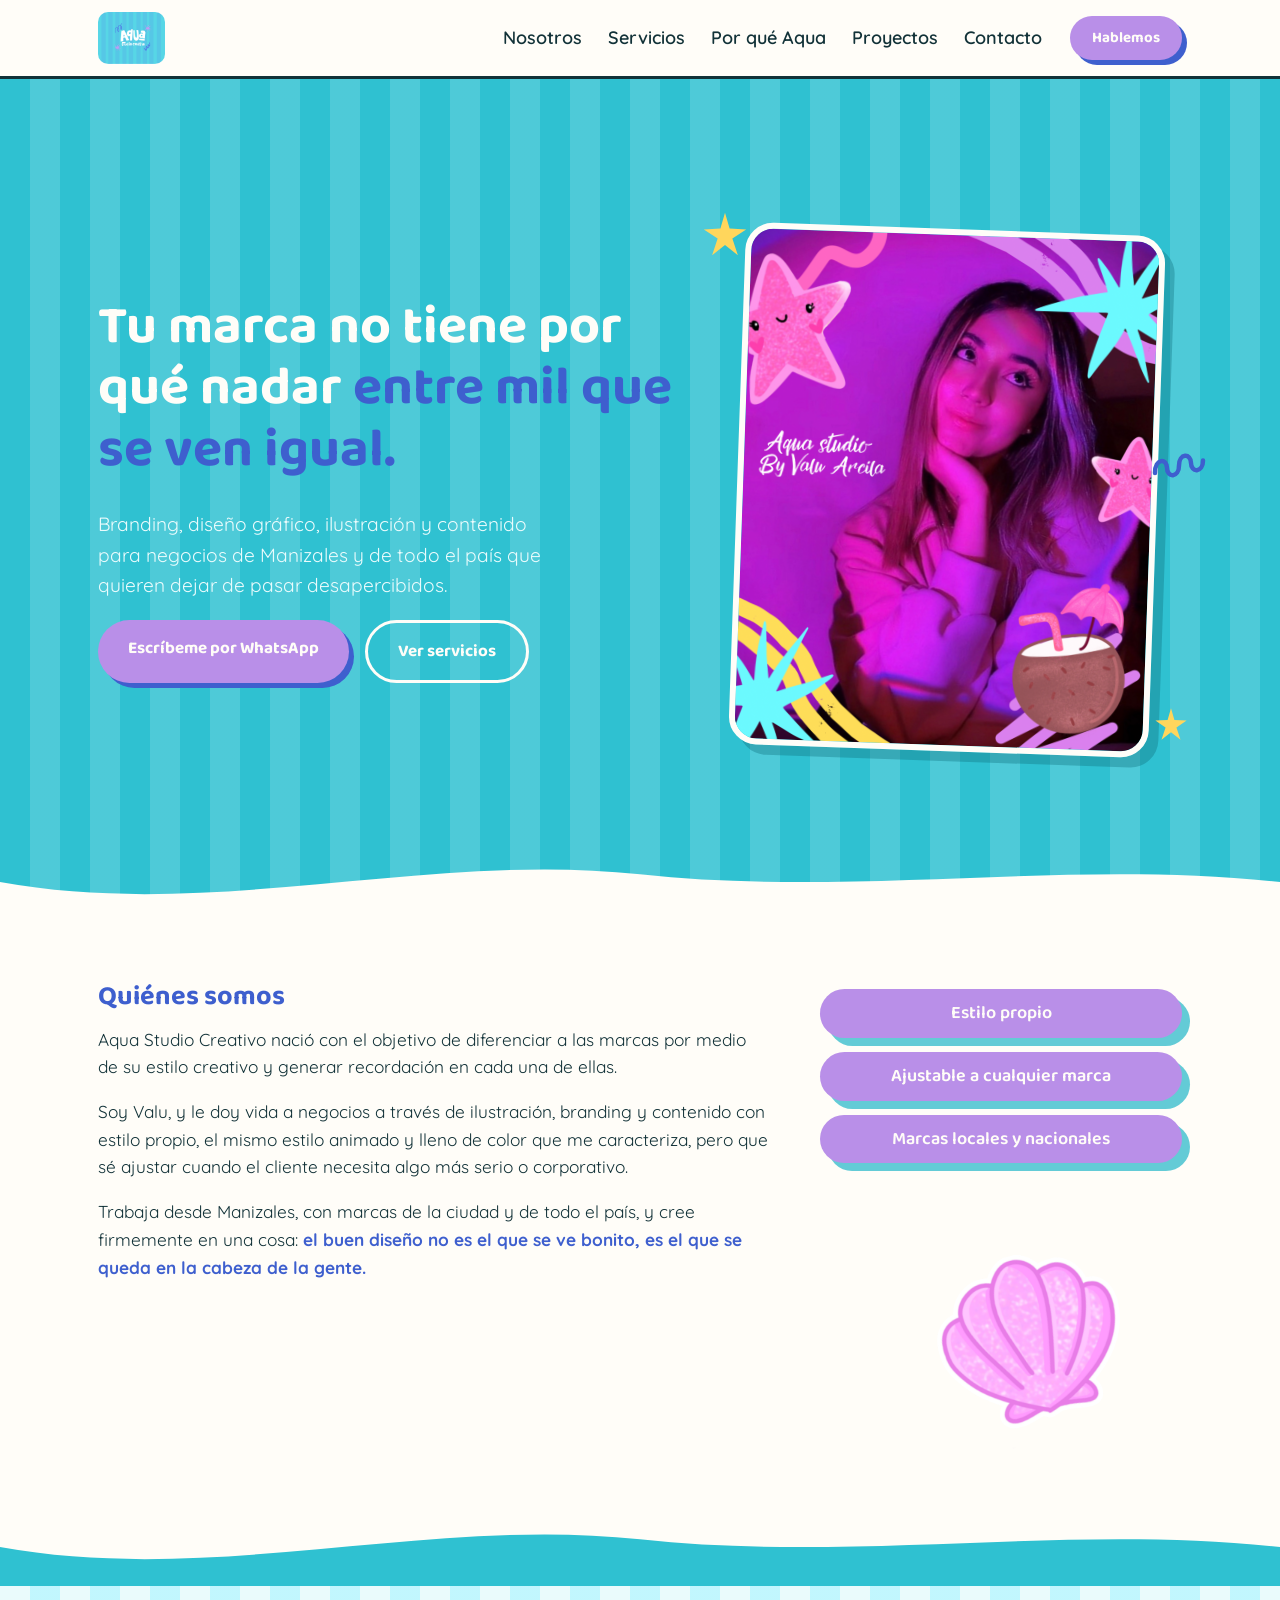
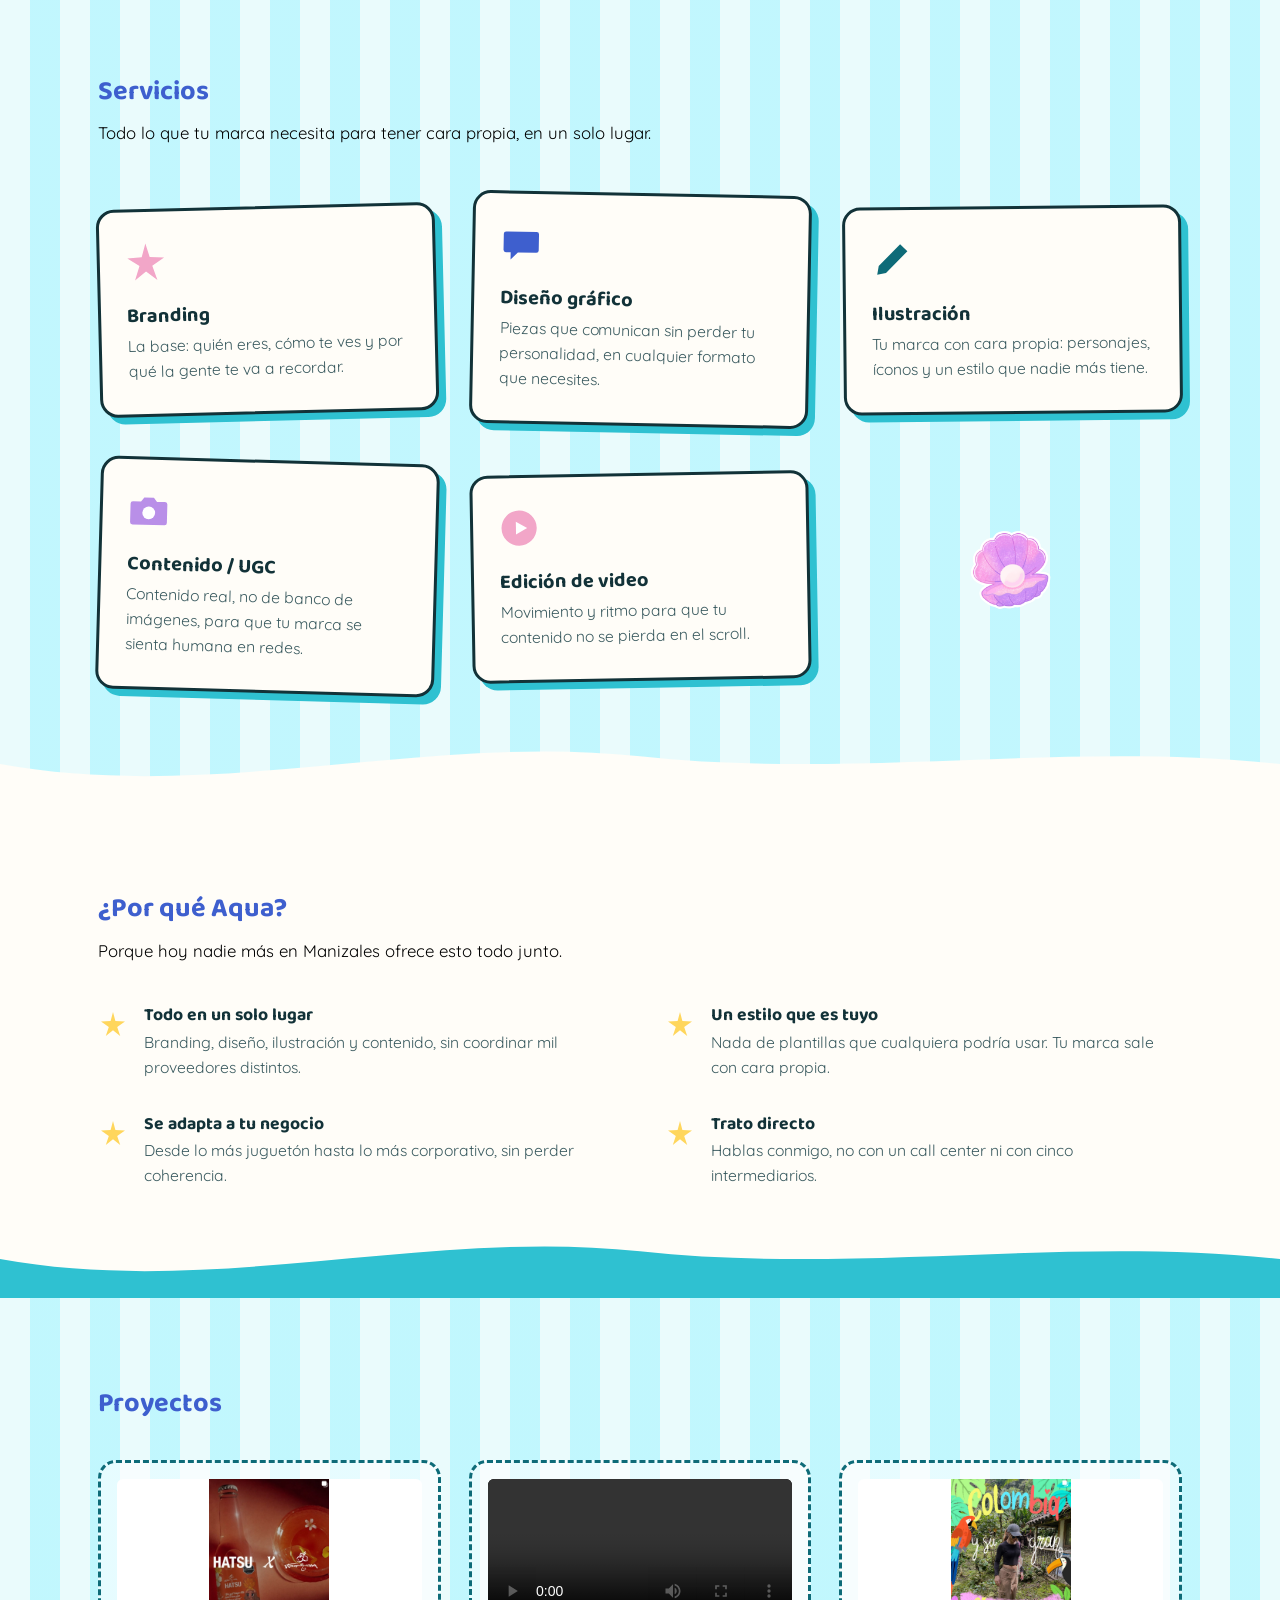
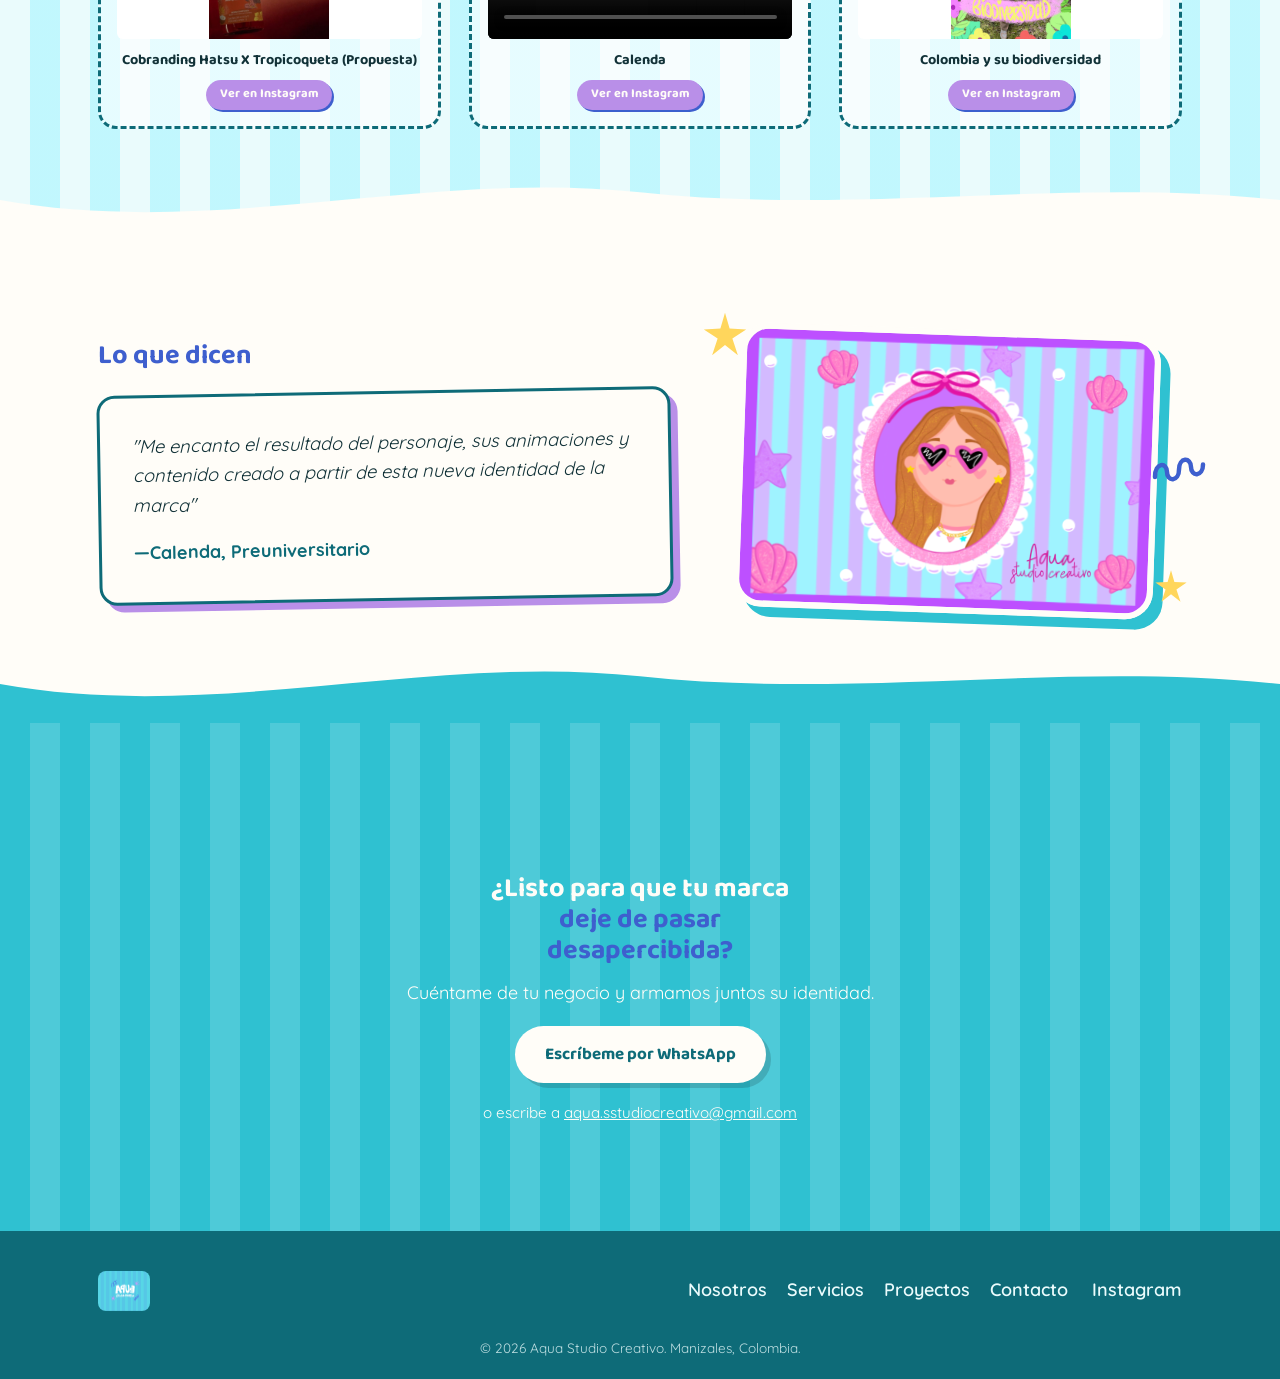
<file: aqua-studio-web/index.html>
<!DOCTYPE html>
<html lang="es">
<head>
<meta charset="UTF-8">
<meta name="viewport" content="width=device-width, initial-scale=1.0">
<title>Aqua Studio Creativo — Branding, diseño e ilustración</title>
<meta name="description" content="Branding, diseño gráfico, ilustración y contenido para marcas de Manizales y de todo el país que no quieren pasar desapercibidas.">
<link rel="preconnect" href="https://fonts.googleapis.com">
<link rel="preconnect" href="https://fonts.gstatic.com" crossorigin>
<link href="https://fonts.googleapis.com/css2?family=Baloo+2:wght@600;700;800&family=Quicksand:wght@500;600;700&display=swap" rel="stylesheet">
<link rel="stylesheet" href="styles.css">
</head>
<body>

<!-- ============ HEADER ============ -->
<header class="site-header">
  <div class="wrap header-inner">
    <a href="#top" class="brand">
      <img src="assets/logo.png" alt="Aqua Studio Creativo" class="brand-logo">
    </a>

    <nav class="main-nav" id="main-nav">
      <a href="#nosotros">Nosotros</a>
      <a href="#servicios">Servicios</a>
      <a href="#por-que">Por qué Aqua</a>
      <a href="#proyectos">Proyectos</a>
      <a href="#contacto">Contacto</a>
    </nav>

    <a href="#contacto" class="btn btn-primary btn-small nav-cta">Hablemos</a>

    <button class="nav-toggle" id="nav-toggle" aria-label="Abrir menú" aria-expanded="false">
      <span></span><span></span><span></span>
    </button>
  </div>
</header>

<main id="top">

  <!-- ============ HERO ============ -->
  <section class="hero">
    <div class="wrap hero-inner">
      <div class="hero-copy">
        <h1>Tu marca no tiene por qué nadar <span class="highlight">entre mil que se ven igual.</span></h1>
        <p class="hero-sub">
          Branding, diseño gráfico, ilustración y contenido para negocios de Manizales
          y de todo el país que quieren dejar de pasar desapercibidos.
        </p>
        <div class="hero-actions">
          <a href="#contacto" class="btn btn-primary">Escríbeme por WhatsApp</a>
          <a href="#servicios" class="btn btn-ghost">Ver servicios</a>
        </div>
      </div>

      <div class="hero-art">
        <img src="assets/ilustracion-hero.png" alt="Ilustración de marca Aqua Studio Creativo" class="hero-img">
        <svg class="deco deco-star deco-star--1" viewBox="0 0 100 100" aria-hidden="true"><use href="#icon-star"/></svg>
        <svg class="deco deco-star deco-star--2" viewBox="0 0 100 100" aria-hidden="true"><use href="#icon-star"/></svg>
        <svg class="deco deco-squiggle" viewBox="0 0 120 90" aria-hidden="true"><use href="#icon-squiggle"/></svg>
      </div>
    </div>

    <div class="wave wave--bottom wave-cream" aria-hidden="true">
      <svg viewBox="0 0 1440 90" preserveAspectRatio="none"><path d="M0,40 C 240,90 480,0 720,30 C 960,60 1200,10 1440,40 L1440,90 L0,90 Z"></path></svg>
    </div>
  </section>

  <!-- ============ QUIÉNES SOMOS ============ -->
  <section class="section nosotros" id="nosotros">
    <div class="wrap nosotros-inner">
      <div class="nosotros-copy">
        <h2>Quiénes somos</h2>
        <p>
          Aqua Studio Creativo nació con el objetivo de diferenciar a las marcas por medio de su estilo creativo y generar recordación en cada una de ellas.
        </p>
        <p>
          Soy Valu, y le doy vida a negocios a través de ilustración, branding y contenido con estilo propio, el mismo estilo animado y lleno de color que me caracteriza, pero que sé ajustar cuando el cliente necesita algo más serio o corporativo.
        </p>
        <p>
          Trabaja desde Manizales, con marcas de la ciudad y de todo el país, y
          cree firmemente en una cosa: <strong>el buen diseño no es el que se ve
          bonito, es el que se queda en la cabeza de la gente.</strong>
        </p>
      </div>
      <div class="nosotros-tag">
        <span class="chip">Estilo propio</span>
        <span class="chip">Ajustable a cualquier marca</span>
        <span class="chip">Marcas locales y nacionales</span>

        <!-- Imagen de la concha -->
        <img src="assets/concha.png" alt="Concha decorativa Aqua Studio" class="nosotros-img-deco">
      </div>
    </div>
    
    <!-- Onda al final de Nosotros (conecta con Servicios que es color --aqua) -->
    <div class="wave wave--bottom wave-aqua" aria-hidden="true">
      <svg viewBox="0 0 1440 90" preserveAspectRatio="none"><path d="M0,40 C 240,90 480,0 720,30 C 960,60 1200,10 1440,40 L1440,90 L0,90 Z"></path></svg>
    </div>
  </section>

  <!-- ============ SERVICIOS ============ -->
  <section class="section servicios" id="servicios">
    <div class="wrap">
      <h2>Servicios</h2>
      <p class="section-intro">Todo lo que tu marca necesita para tener cara propia, en un solo lugar.</p>

      <div class="cards-grid">
        <article class="service-card card-rot-1">
          <svg class="service-icon" viewBox="0 0 100 100" aria-hidden="true"><use href="#icon-star"/></svg>
          <h3>Branding</h3>
          <p>La base: quién eres, cómo te ves y por qué la gente te va a recordar.</p>
        </article>

        <article class="service-card card-rot-2">
          <svg class="service-icon" viewBox="0 0 100 100" aria-hidden="true"><use href="#icon-bubble"/></svg>
          <h3>Diseño gráfico</h3>
          <p>Piezas que comunican sin perder tu personalidad, en cualquier formato que necesites.</p>
        </article>

        <article class="service-card card-rot-3">
          <svg class="service-icon" viewBox="0 0 100 100" aria-hidden="true"><use href="#icon-pencil"/></svg>
          <h3>Ilustración</h3>
          <p>Tu marca con cara propia: personajes, íconos y un estilo que nadie más tiene.</p>
        </article>

        <article class="service-card card-rot-4">
          <svg class="service-icon" viewBox="0 0 100 100" aria-hidden="true"><use href="#icon-camera"/></svg>
          <h3>Contenido / UGC</h3>
          <p>Contenido real, no de banco de imágenes, para que tu marca se sienta humana en redes.</p>
        </article>

        <article class="service-card card-rot-5">
          <svg class="service-icon" viewBox="0 0 100 100" aria-hidden="true"><use href="#icon-play"/></svg>
          <h3>Edición de video</h3>
          <p>Movimiento y ritmo para que tu contenido no se pierda en el scroll.</p>
        </article>

        <!-- Imagen de la Perla decorativa -->
        <div style="display: flex; align-items: center; justify-content: center; background: transparent; border: none; box-shadow: none;">
          <img src="assets/Perla.png" alt="Perla decorativa Aqua Studio" style="max-height: 120px; width: auto;">
        </div>
      </div>
    </div>

    <!-- Onda al final de Servicios (conecta con Por qué Aqua que es crema) -->
    <div class="wave wave--bottom wave-cream" aria-hidden="true">
      <svg viewBox="0 0 1440 90" preserveAspectRatio="none"><path d="M0,40 C 240,90 480,0 720,30 C 960,60 1200,10 1440,40 L1440,90 L0,90 Z"></path></svg>
    </div>
  </section>

  <!-- ============ POR QUÉ AQUA ============ -->
  <section class="section por-que" id="por-que">
    <div class="wrap por-que-inner">
      <div class="por-que-copy">
        <h2>¿Por qué Aqua?</h2>
        <p class="section-intro">
          Porque hoy nadie más en Manizales ofrece esto todo junto.
        </p>
      </div>

      <ul class="diff-list">
        <li>
          <svg viewBox="0 0 100 100" aria-hidden="true"><use href="#icon-star-small"/></svg>
          <div>
            <h3>Todo en un solo lugar</h3>
            <p>Branding, diseño, ilustración y contenido, sin coordinar mil proveedores distintos.</p>
          </div>
        </li>
        <li>
          <svg viewBox="0 0 100 100" aria-hidden="true"><use href="#icon-star-small"/></svg>
          <div>
            <h3>Un estilo que es tuyo</h3>
            <p>Nada de plantillas que cualquiera podría usar. Tu marca sale con cara propia.</p>
          </div>
        </li>
        <li>
          <svg viewBox="0 0 100 100" aria-hidden="true"><use href="#icon-star-small"/></svg>
          <div>
            <h3>Se adapta a tu negocio</h3>
            <p>Desde lo más juguetón hasta lo más corporativo, sin perder coherencia.</p>
          </div>
        </li>
        <li>
          <svg viewBox="0 0 100 100" aria-hidden="true"><use href="#icon-star-small"/></svg>
          <div>
            <h3>Trato directo</h3>
            <p>Hablas conmigo, no con un call center ni con cinco intermediarios.</p>
          </div>
        </li>
      </ul>
    </div>
  
    <!-- Onda al final de Por qué Aqua (conecta con Proyectos que es color --aqua) -->
    <div class="wave wave--bottom wave-aqua" aria-hidden="true">
      <svg viewBox="0 0 1440 90" preserveAspectRatio="none"><path d="M0,40 C 240,90 480,0 720,30 C 960,60 1200,10 1440,40 L1440,90 L0,90 Z"></path></svg>
    </div>
  </section>

  <!-- ============ PROYECTOS / PORTAFOLIO ============ -->
  <section class="section proyectos" id="proyectos">
    <div class="wrap">
      <h2>Proyectos</h2>
      <div class="portfolio-grid">
        
        <!-- 1. Hatsu -->
        <div class="portfolio-placeholder">
          <div class="portfolio-media-box">
            <img src="assets/Hatsu.png" alt="Cobranding Hatsu X Tropicoqueta">
          </div>
          <p>Cobranding Hatsu X Tropicoqueta (Propuesta)</p>
          <a href="https://www.instagram.com/p/DXfQf4JnIb5/?utm_source=ig_web_copy_link&stkn=MzRlODBiNWFlZA==/" target="_blank" rel="noopener" class="btn-proyecto">Ver en Instagram</a>
        </div>

        <!-- 2. Calenda (Video) -->
        <div class="portfolio-placeholder">
          <div class="portfolio-media-box portfolio-video-box">
            <video controls playsinline>
              <source src="assets/Video calenda.mp4" type="video/mp4">
              Tu navegador no soporta videos HTML5.
            </video>
          </div>
          <p>Calenda</p>
          <a href="https://www.instagram.com/reel/DcbVZxjDXYE/?utm_source=ig_web_copy_link&stkn=MzRlODBiNWFlZA==" target="_blank" rel="noopener" class="btn-proyecto">Ver en Instagram</a>
        </div>

        <!-- 3. Colombia y su biodiversidad -->
        <div class="portfolio-placeholder">
          <div class="portfolio-media-box">
            <img src="assets/Colombia.png" alt="Colombia y su biodiversidad">
          </div>
          <p>Colombia y su biodiversidad</p>
          <a href="https://www.instagram.com/p/DbCSO-FnDjW/?utm_source=ig_web_copy_link&stkn=MzRlODBiNWFlZA==" target="_blank" rel="noopener" class="btn-proyecto">Ver en Instagram</a>
        </div>

      </div>
    </div>

    <!-- Onda al final de Proyectos (conecta con Testimonios que es crema) -->
    <div class="wave wave--bottom wave-cream" aria-hidden="true">
      <svg viewBox="0 0 1440 90" preserveAspectRatio="none"><path d="M0,40 C 240,90 480,0 720,30 C 960,60 1200,10 1440,40 L1440,90 L0,90 Z"></path></svg>
    </div>
  </section>

  <!-- ============ TESTIMONIOS ============ -->
  <section class="section testimonios" id="testimonios">
    <div class="wrap testimonios-inner">
      <div class="testimonios-copy">
        <h2>Lo que dicen</h2>
        <div class="testimonial-card">
          <p>"Me encanto el resultado del personaje, sus animaciones y contenido creado a partir de esta nueva identidad de la marca"</p>
          <p class="testimonial-name">—Calenda, Preuniversitario</p>
        </div>
      </div>

      <div class="testimonios-art">
        <img src="assets/aqua.png" alt="Ilustración de marca Aqua Studio Creativo" class="hero-img">
        <svg class="deco deco-star deco-star--1" viewBox="0 0 100 100" aria-hidden="true"><use href="#icon-star"/></svg>
        <svg class="deco deco-star deco-star--2" viewBox="0 0 100 100" aria-hidden="true"><use href="#icon-star"/></svg>
        <svg class="deco deco-squiggle" viewBox="0 0 120 90" aria-hidden="true"><use href="#icon-squiggle"/></svg>
      </div>
    </div>

    <!-- Onda al final de Testimonios (conecta con CTA Final que es aqua) -->
    <div class="wave wave--bottom wave-aqua" aria-hidden="true">
      <svg viewBox="0 0 1440 90" preserveAspectRatio="none"><path d="M0,40 C 240,90 480,0 720,30 C 960,60 1200,10 1440,40 L1440,90 L0,90 Z"></path></svg>
    </div>
  </section>

  <!-- ============ CTA FINAL ============ -->
  <section class="cta-final" id="contacto">
    <div class="wrap cta-inner">
      <h2>¿Listo para que tu marca<br><span class="highlight">deje de pasar desapercibida?</span></h2>
      <p>Cuéntame de tu negocio y armamos juntos su identidad.</p>
      <a href="https://wa.me/3137840541" class="btn btn-light" target="_blank" rel="noopener">Escríbeme por WhatsApp</a>
      <p class="cta-alt">o escribe a <a href="mailto:aqua.sstudiocreativo@gmail.com">aqua.sstudiocreativo@gmail.com</a></p>
    </div>
  </section>

</main>

<!-- ============ FOOTER ============ -->
<footer class="site-footer">
  <div class="wrap footer-inner">
    <img src="assets/logo.png" alt="Aqua Studio Creativo" class="footer-logo">

    <nav class="footer-nav">
      <a href="#nosotros">Nosotros</a>
      <a href="#servicios">Servicios</a>
      <a href="#proyectos">Proyectos</a>
      <a href="#contacto">Contacto</a>
    </nav>

    <div class="footer-social">
      <a href="https://www.instagram.com/aquastudio.design?stkn=MXZjeWpmdDBra3Q2NQ%3D%3D&utm_source=qr" target="_blank" rel="noopener">Instagram</a>
    </div>
  </div>
  <p class="footer-copy">© 2026 Aqua Studio Creativo. Manizales, Colombia.</p>
</footer>

<!-- Sprite SVG con los íconos/garabatos reutilizables -->
<svg width="0" height="0" style="position:absolute" aria-hidden="true">
  <defs>
    <symbol id="icon-star" viewBox="0 0 100 100">
      <path d="M50 4 L60 38 L96 40 L66 60 L78 96 L50 74 L22 96 L34 60 L4 40 L40 38 Z"/>
    </symbol>
    <symbol id="icon-star-small" viewBox="0 0 100 100">
      <path d="M50 10 L58 40 L90 42 L64 60 L74 90 L50 71 L26 90 L36 60 L10 42 L42 40 Z"/>
    </symbol>
    <symbol id="icon-squiggle" viewBox="0 0 120 90">
      <path d="M6 70 C 6 40, 30 40, 30 60 C 30 80, 54 80, 54 55 C 54 30, 78 30, 78 50 C 78 70, 102 70, 102 45" fill="none" stroke="currentColor" stroke-width="9" stroke-linecap="round"/>
    </symbol>
    <symbol id="icon-bubble" viewBox="0 0 100 100">
      <path d="M12 20 h76 a6 6 0 0 1 6 6 v40 a6 6 0 0 1 -6 6 h-46 l-18 18 v-18 h-12 a6 6 0 0 1 -6 -6 v-40 a6 6 0 0 1 6 -6 z"/>
    </symbol>
    <symbol id="icon-pencil" viewBox="0 0 100 100">
      <path d="M14 86 l4-22 54-54 18 18-54 54-22 4z M64 14 l18 18"/>
    </symbol>
    <symbol id="icon-camera" viewBox="0 0 100 100">
      <path d="M10 30 h20 l8-10 h24 l8 10 h20 a6 6 0 0 1 6 6 v46 a6 6 0 0 1 -6 6 h-80 a6 6 0 0 1 -6 -6 v-46 a6 6 0 0 1 6 -6 z"/>
      <circle cx="50" cy="58" r="16" fill="#fff"/>
    </symbol>
    <symbol id="icon-play" viewBox="0 0 100 100">
      <circle cx="50" cy="50" r="44"/>
      <path d="M42 34 L70 50 L42 66 Z" fill="#fff"/>
    </symbol>
  </defs>
</svg>

<script src="script.js"></script>
</body>
</html>
</file>
<file: styles.css>
/* =============================================================
   AQUA STUDIO CREATIVO — hoja de estilos
   ============================================================= */

/* ---------- TOKENS ---------- */

 /* ---------- TOKENS ---------- */
:root {
  --aqua: #2FC1D1;
  --aqua-deep: #0E6B78;
  --aqua-pale: #EAFBFC;
  --blue: #3E5FCE;
  --purple: #B98FE8;
  --pink: #F2A6C8;
  --yellow: #FFD65C;
  --ink: #123238;
  --cream: #FBF9F4;

  /* Nuevas tipografías */
  --font-display: 'Luckiest Guy', system-ui, sans-serif;
  --font-body: 'Poppins', system-ui, sans-serif;

  --radius-lg: 28px;
  --radius-md: 18px;
  --wrap: 1140px;
}

:root {
  /* ... tus colores ... */
  --font-display: 'Poppins', system-ui, sans-serif; /* <--- Base general en Poppins */
  --font-body: 'Poppins', system-ui, sans-serif;
  /* ... */
}

/* 1. Título del Hero (Inicio) */
.hero-copy h1 {
  font-family: 'Luckiest Guy', cursive;
  font-size: clamp(2.3rem, 4.2vw, 3.4rem);
  letter-spacing: 2px;
  color: var(--cream);
  max-width: 35ch;
}

/* 2, 3, 4, 5 y 6. Títulos de las Secciones (Quiénes somos, Servicios, Por qué Aqua, Proyectos, Testimonios) */
.nosotros h2,
.servicios h2,
.por-que h2,
.proyectos h2,
.testimonios h2 {
  font-family: 'Luckiest Guy', cursive;
  letter-spacing: 2px;
}

/* ---------- RESET BÁSICO ---------- */
*, *::before, *::after { box-sizing: border-box; }
html { scroll-behavior: smooth; }
body {
  margin: 0;
  font-family: var(--font-body);
  color: var(--ink);
  background: var(--cream);
  font-size: 18px;
  line-height: 1.6;
}
img { max-width: 100%; display: block; }
a { color: inherit; text-decoration: none; }
h1, h2, h3 { font-family: var(--font-display); line-height: 1.15; margin: 0 0 .5em; }
p { margin: 0 0 1em; }
ul { list-style: none; margin: 0; padding: 0; }

.wrap {
  max-width: var(--wrap);
  margin: 0 auto;
  padding: 0 28px;
}

/* ---------- BOTONES ---------- */
.btn {
  display: inline-block;
  font-family: var(--font-display);
  font-weight: 700;
  font-size: 17px;
  padding: 15px 30px;
  border-radius: 999px;
  transition: transform .15s ease;
}
.btn:hover { transform: translateY(-2px); }
.btn-primary {
  background: var(--purple);
  color: var(--cream);
  box-shadow: 5px 5px 0 var(--blue);
}
.btn-ghost {
  background: transparent;
  color: var(--pink);
  border: 3px solid var(--purple);
}
.btn-light {
  background: var(--cream);
  color: var(--aqua-deep);
  box-shadow: 5px 5px 0 rgba(0,0,0,.15);
}
.btn-small { padding: 10px 22px; font-size: 15px; }

/* ---------- HEADER ---------- */
.site-header {
  position: sticky;
  top: 0;
  z-index: 50;
  background: var(--cream);
  border-bottom: 3px solid var(--ink);
}
.header-inner {
  display: flex;
  align-items: center;
  gap: 24px;
  padding-top: 12px;
  padding-bottom: 12px;
}
.brand-logo { height: 52px; width: auto; border-radius: 10px; }
.main-nav {
  display: flex;
  gap: 26px;
  margin-left: auto;
  font-weight: 600;
}
.main-nav a { position: relative; }
.main-nav a:hover { color: var(--aqua-deep); }
.nav-cta { margin-left: 4px; }

.nav-toggle {
  display: none;
  flex-direction: column;
  gap: 5px;
  background: none;
  border: none;
  cursor: pointer;
  padding: 6px;
}
.nav-toggle span {
  width: 26px;
  height: 3px;
  background: var(--ink);
  border-radius: 2px;
}

/* ---------- HERO ---------- */
.hero {
  position: relative;
  background: repeating-linear-gradient(
    90deg,
    transparent,
    transparent 30px,
    rgba(255, 255, 255, 0.15) 30px,
    rgba(255, 255, 255, 0.15) 60px
  ), #2FC1D1 !important;
  overflow: hidden;
  padding-top: 150px;
  padding-bottom: 110px;
}
.hero-inner {
  display: grid;
  grid-template-columns: 1.1fr 0.9fr;
  align-items: center;
  gap: 40px;
  padding-bottom: 60px;
}
.hero-copy h1 {
  color: var(--cream);
  font-size: clamp(2.3rem, 4.2vw, 3.4rem);
  max-width: 35ch;
}
.hero-copy .highlight { color: var(--blue); }
.hero-sub {
  color: var(--aqua-pale);
  font-size: 1.20rem;
  max-width: 42ch;
}
.hero-actions {
  display: flex;
  gap: 16px;
  flex-wrap: wrap;
  margin-top: 80px;
}
.hero-actions .btn-ghost {
  color: var(--cream);
  border-color: var(--cream);
}

.hero-art { position: relative; }
.hero-img {
  border-radius: var(--radius-lg);
  border: 6px solid var(--cream);
  box-shadow: 10px 10px 0 rgba(14,107,120,.35);
  transform: rotate(2deg);
  max-width: 420px;
  margin: 0 auto;
}
.deco { position: absolute; width: 46px; height: 46px; color: var(--yellow); }
.deco-star--1 { top: -18px; left: -10px; color: var(--yellow); animation: twinkle 2.6s ease-in-out .2s 1; }
.deco-star--2 { bottom: 10px; right: -6px; width: 34px; height: 34px; color: var(--pink); animation: twinkle 2.6s ease-in-out .6s 1; }
.deco-squiggle { top: 40%; right: -30px; width: 60px; height: 45px; color: var(--blue); }

.hero-art .deco,
.testimonios-art .deco {
  color: #FFD65C !important;
  fill: #FFD65C !important;
}
.hero-art .deco-squiggle,
.testimonios-art .deco-squiggle {
  color: var(--blue) !important;
  stroke: var(--blue) !important;
}

@keyframes twinkle {
  0%   { opacity: 0; transform: scale(.4) rotate(-10deg); }
  40%  { opacity: 1; transform: scale(1.15) rotate(6deg); }
  100% { opacity: 1; transform: scale(1) rotate(0); }
}

/* ---------- SECCIONES GENERALES Y ONDAS ---------- */
.section { padding: 90px 0 110px 0; position: relative; overflow: hidden; }

.section-intro {
  max-width: 56ch;
  color: #000000;
  font-size: 1.05rem;
}

.wave { position: absolute; bottom: 0; left: 0; width: 100%; line-height: 0; z-index: 2; pointer-events: none; }
.wave svg { width: 100%; height: 70px; display: block; }

.wave-cream path { fill: var(--cream) !important; }
.wave-aqua path { fill: var(--aqua) !important; }

/* ---------- NOSOTROS ---------- */
.section.nosotros {
  padding: 60px 0 110px 0; 
}
.nosotros-inner {
  display: grid;
  grid-template-columns: 1.3fr .7fr;
  gap: 50px;
  align-items: center; /* <--- Cambia "start" por "center" para alinearlos verticalmente a la mitad */
}
.nosotros h2 { color: #3E5FCE; }
.nosotros strong { color: #3E5FCE; }
.nosotros-copy p { font-size: 1.08rem; }
.nosotros-tag {
  display: flex;
  flex-direction: column;
  gap: 14px;
  justify-content: center; /* <--- Asegura que el contenedor interno también centre sus elementos */
  height: 100%; /* <--- Ocupa toda la altura disponible para centrarse exactamente en medio */
}
.chip {
  font-family: var(--font-display);
  font-weight: 600;
  background: var(--purple);
  color: var(--cream);
  border-radius: 999px;
  padding: 10px 18px;
  text-align: center;
  box-shadow: 8px 8px 0 rgba(1, 172, 194, 0.612);
}
.nosotros-img-deco {
  transform: scaleX(-1);
  max-width: 300px;
  width: 100%;
  height: auto;
  margin-top: 15px;
  margin-left: auto;
}

/* ---------- SERVICIOS (CARRUSEL) ---------- */
.servicios { 
  background: repeating-linear-gradient(
    90deg,
    transparent,
    transparent 30px,
    #a2f4ff90 30px,
    #a2f4ff90 60px
  ), var(--aqua-pale) !important;
}
.servicios h2 { color: var(--blue) !important; }

.services-slider-container {
  position: relative;
  display: flex;
  align-items: center;
  justify-content: center;
  gap: 16px;
  margin-top: 36px;
  max-width: 800px;
  margin-left: auto;
  margin-right: auto;
}

.services-slider-track-container {
  width: 100%;
  overflow: hidden;
  border-radius: var(--radius-md);
  border: none !important;
  box-shadow: 8px 8px 0 var(--blue);
  background: var(--cream);
}

.services-slider-track {
  display: flex;
  transition: transform 0.4s ease-in-out;
  margin: 0;
  padding: 0;
  list-style: none;
}

.service-slide {
  min-width: 100%;
  box-sizing: border-box;
  display: flex;
  justify-content: center;
  align-items: center;
}

.service-slide img {
  width: 100%;
  height: auto;
  max-height: 550px;
  object-fit: contain;
  display: block;
}

/* BOTONES < y > DEL CARRUSEL */
.slider-btn {
  background: var(--purple);
  color: var(--cream);
  border: 3px solid var(--ink);
  border-radius: 50%;
  width: 52px;
  height: 52px;
  font-family: var(--font-display);
  font-size: 24px;
  font-weight: 800;
  cursor: pointer;
  display: flex;
  align-items: center;
  justify-content: center;
  box-shadow: 3px 3px 0 var(--ink);
  transition: transform 0.15s ease, background-color 0.15s ease;
  flex-shrink: 0;
  z-index: 10;
}

.slider-btn:hover {
  transform: scale(1.1);
  background: var(--blue);
}

.slider-btn:active {
  transform: scale(0.95);
}

/* PUNTOS INDICADORES */
.slider-dots {
  display: flex;
  justify-content: center;
  gap: 10px;
  margin-top: 20px;
}

.slider-dots .dot {
  width: 14px;
  height: 14px;
  border-radius: 50%;
  background: rgba(14, 107, 120, 0.3);
  border: none;
  box-shadow: none;
  cursor: pointer;
  transition: background-color 0.2s ease, transform 0.2s ease;
}

.slider-dots .dot.active {
  background: var(--purple);
  transform: scale(1.2);
  border: none;
  box-shadow: none;
}

/* Puntos inactivos de color gris y sin bordes */
.slider-dots .dot,
.slider-dots span {
  border: none !important;
  outline: none !important;
  background-color: #A0B2B7 !important; /* Un gris elegante que combina con tu paleta */
  opacity: 0.6;
}

/* Punto activo sólido y sin bordes */
.slider-dots .dot.active,
.slider-dots span.active {
  border: none !important;
  outline: none !important;
  background-color: var(--purple) !important; /* O el color principal que prefieras para el activo */
  opacity: 1 !important;
  transform: scale(1.2);
}
/* ---------- POR QUÉ AQUA ---------- */
.por-que-inner { display: block; }
.por-que h2 { color: var(--blue) !important; }
.por-que-copy { max-width: 60ch; margin-bottom: 40px; }
.diff-list {
  display: grid;
  grid-template-columns: 1fr 1fr;
  gap: 34px 50px;
}
.diff-list li { display: flex; gap: 16px; align-items: flex-start; }
.diff-list svg { width: 30px; height: 30px; flex-shrink: 0; fill: var(--yellow); margin-top: 4px; }
.diff-list h3 { font-size: 1.1rem; margin-bottom: .25em; }
.diff-list p { font-size: .98rem; color: #3a5a5f; margin: 0; }

/* ---------- PROYECTOS / PORTAFOLIO ---------- */
.proyectos { 
  background: repeating-linear-gradient(
    90deg,
    transparent,
    transparent 30px,
    #a2f4ff90 30px,
    #a2f4ff90 60px
  ), var(--aqua-pale) !important;
}
.proyectos h2 { color: var(--blue) !important; }
.portfolio-grid {
  display: grid;
  grid-template-columns: repeat(3, minmax(0, 1fr));
  gap: 28px;
  margin-top: 40px;
  width: 100%;
}
.portfolio-placeholder {
  border: 3px dashed var(--aqua-deep);
  border-radius: var(--radius-md);
  background: rgba(255, 255, 255, 0.6);
  padding: 16px;
  display: flex;
  flex-direction: column;
  justify-content: space-between;
  box-sizing: border-box;
  width: 100%;
  overflow: hidden;
}
.portfolio-media-box {
  width: 100%;
  border-radius: 6px;
  overflow: hidden;
  display: flex;
  align-items: center;
  justify-content: center;
  background: #fff;
  height: 160px;
}
.portfolio-video-box { background: #000000; }
.portfolio-placeholder img {
  width: 100%;
  height: 100%;
  object-fit: contain;
  display: block;
}
.portfolio-placeholder video {
  width: 100%;
  height: 100%;
  object-fit: contain;
  display: block;
}
.portfolio-placeholder p {
  margin: 10px 0 4px 0;
  font-family: var(--font-display);
  font-weight: 700;
  text-align: center;
  font-size: 0.9rem;
}
.btn-proyecto {
  display: table;
  margin: 4px auto 0 auto;
  padding: 5px 14px;
  background: var(--purple);
  color: var(--cream);
  font-family: var(--font-display);
  font-weight: 700;
  font-size: 0.78rem;
  text-align: center;
  border-radius: 999px;
  box-shadow: 2px 2px 0 var(--blue);
  transition: transform .15s ease, background-color .15s ease;
}
.btn-proyecto:hover {
  transform: translateY(-2px);
  background: var(--blue);
  color: var(--cream);
}

/* ---------- TESTIMONIOS ---------- */
.testimonios { position: relative; overflow: hidden; }
.testimonios-inner {
  display: grid;
  grid-template-columns: 1.1fr 0.9fr;
  align-items: center;
  gap: 40px;
}
.testimonios h2 { color: var(--blue); }
.testimonial-card {
  max-width: 100%;
  background: var(--cream);
  border: 3px solid var(--aqua-deep);
  border-radius: var(--radius-md);
  padding: 34px 32px;
  margin-top: 20px;
  transform: rotate(-1deg);
  box-shadow: 7px 7px 0 var(--purple);
}
.testimonial-card p:not(.testimonial-name) { font-size: 1.15rem; font-style: italic; }
.testimonial-name { font-weight: 700; color: var(--aqua-deep); margin: 0; }
.testimonios-art { position: relative; }
.testimonios-art .hero-img {
  border-radius: var(--radius-lg);
  border: 6px solid var(--cream);
  box-shadow: 10px 10px 0 var(--aqua);
  transform: rotate(2deg);
  max-width: 420px;
  margin: 0 auto;
}

/* ---------- CTA FINAL ---------- */
.cta-final {
  color: var(--cream);
  text-align: center;
  position: relative;
  background: repeating-linear-gradient(
    90deg,
    transparent,
    transparent 30px,
    rgba(255, 255, 255, 0.15) 30px,
    rgba(255, 255, 255, 0.15) 60px
  ), #2FC1D1 !important;
  overflow: hidden;
  padding: 150px 0 90px 0;
}
.cta-inner h2 { color: var(--cream); max-width: 22ch; margin-left: auto; margin-right: auto; }
.cta-inner p { color: var(--cream); }
.cta-alt { margin-top: 18px; font-size: .95rem; }
.cta-alt a { text-decoration: underline; }

/* =============================================================
   FOOTER (ENLACES E INSTAGRAM EN LA MITAD)
   ============================================================= */
.site-footer {
  background: var(--aqua-deep);
  color: var(--aqua-pale);
  padding: 40px 0 20px;
}

.footer-inner {
  display: grid;
  grid-template-columns: 1fr auto 1fr; /* 3 columnas: Logo izq, Menú centro, Espacio der */
  align-items: center; /* Alineados verticalmente a la mitad */
  padding-top: 10px;
  padding-bottom: 20px;
}

.footer-logo {
  height: 80px;
  border-radius: 8px;
  justify-self: start; /* Logo a la izquierda */
}

/* Menú de navegación (incluye Instagram) forzado al CENTRO exacto */
.footer-nav {
  display: flex;
  align-items: center;
  gap: 24px;
  justify-self: center; /* Ubica todo el bloque de botones justo en la mitad */
  margin-left: 0;
}

.footer-nav a {
  color: var(--aqua-pale);
  font-weight: 600;
  transition: opacity 0.2s ease;
}

.footer-nav a:hover {
  opacity: 0.8;
}

.footer-social {
  display: flex;
  align-items: center;
}

.footer-copy {
  text-align: center;
  margin-top: 16px;
  width: 100%;
  grid-column: 1 / -1; /* El texto de copyright abarca todo el ancho abajo */
}
/* ---------- RESPONSIVE ---------- */
@media (max-width: 860px) {
  .hero-inner,
  .testimonios-inner { grid-template-columns: 1fr; padding-bottom: 70px; }
  .hero-art,
  .testimonios-art { order: -1; max-width: 320px; margin: 0 auto; }
  .nosotros-inner { grid-template-columns: 1fr; }
  .diff-list { grid-template-columns: 1fr; }
  .portfolio-grid { grid-template-columns: 1fr 1fr; }
}

@media (max-width: 620px) {
  body { font-size: 16.5px; }
  .main-nav {
    position: absolute;
    top: 100%; left: 0; right: 0;
    background: var(--cream);
    border-bottom: 3px solid var(--ink);
    flex-direction: column;
    padding: 18px 28px;
    display: none;
  }
  .main-nav.is-open { display: flex; }
  .nav-toggle { display: flex; margin-left: auto; }
  .nav-cta { display: none; }
  .services-slider-container { gap: 8px; }
  .slider-btn { width: 40px; height: 40px; font-size: 18px; }
  .portfolio-grid { grid-template-columns: 1fr; }
  .footer-inner { flex-direction: column; align-items: flex-start; }
  .footer-nav { margin-left: 0; flex-wrap: wrap; }
}

.highlight { color: var(--blue); }


/* =============================================================
   AJUSTES ESPECÍFICOS PARA CARRUSEL DE SERVICIOS (1080x1350)
   ============================================================= */
.services-slider-container {
  position: relative;
  display: flex;
  align-items: center;
  justify-content: center;
  gap: 16px;
  margin-top: 36px;
  max-width: 440px; /* Formato vertical óptimo */
  margin-left: auto;
  margin-right: auto;
}

.services-slider-track-container {
  width: 100%;
  overflow: hidden;
  border-radius: var(--radius-md);
  border: none !important;
  box-shadow: 8px 8px 0 var(--blue);
  background: var(--cream);
  aspect-ratio: 1080 / 1350; /* Medida exactas de catálogo */
}

.services-slider-track {
  display: flex;
  transition: transform 0.25s ease-in-out; /* Transición rápida */
  margin: 0;
  padding: 0;
  list-style: none;
  height: 100%;
}

.service-slide {
  min-width: 100%;
  height: 100%;
  box-sizing: border-box;
  display: flex;
  justify-content: center;
  align-items: center;
}

.service-slide img {
  width: 100%;
  height: 100%;
  object-fit: cover;
  display: block;
}

/* BOTONES < y > (Sin borde ni contorno pesado) */
.slider-btn {
  background: var(--purple);
  color: var(--cream);
  border: none !important; /* Quita el borde */
  border-radius: 50%;
  width: 44px;
  height: 44px;
  font-family: var(--font-display);
  font-size: 20px;
  font-weight: 800;
  cursor: pointer;
  display: flex;
  align-items: center;
  justify-content: center;
  box-shadow: 0 4px 10px rgba(0, 0, 0, 0.15) !important; /* Sombra suave */
  transition: transform 0.15s ease, background-color 0.15s ease;
  flex-shrink: 0;
  z-index: 10;
}

.slider-btn:hover {
  transform: scale(1.1);
  background: var(--blue);
}

.slider-btn:active {
  transform: scale(0.95);
}

/* PUNTOS INDICADORES */
.slider-dots {
  display: flex;
  justify-content: center;
  gap: 10px;
  margin-top: 20px;
}

.slider-dots .dot {
  width: 14px;
  height: 14px;
  border-radius: 50%;
  background: rgba(14, 107, 120, 0.3);
  border: 2px solid var(--ink);
  cursor: pointer;
  transition: background-color 0.2s ease, transform 0.2s ease;
}

.slider-dots .dot.active {
  background: var(--purple);
  transform: scale(1.2);
}

@media (max-width: 620px) {
  .services-slider-container { gap: 6px; }
  .slider-btn { width: 36px; height: 36px; font-size: 16px; }
}

/* =============================================================
   ESTRUCTURA DE DOS COLUMNAS PARA SERVICIOS
   ============================================================= */
.servicios-layout {
  display: grid;
  grid-template-columns: 1fr 1.1fr; /* Texto a la izquierda, carrusel más grande a la derecha */
  align-items: center;
  gap: 40px;
  margin-top: 30px;
}

.servicios-info {
  display: flex;
  flex-direction: column;
  gap: 16px;
}

.servicios-info .section-intro {
  font-size: 1.2rem;
  font-weight: 700;
  color: var(--blue);
  margin-bottom: 0;
}

.servicios-info p {
  font-size: 1.05rem;
  color: #3a5a5f;
  margin: 0;
  line-height: 1.6;
}

/* Carrusel más grande a la derecha */
.services-slider-container {
  position: relative;
  display: flex;
  align-items: center;
  justify-content: center;
  gap: 16px;
  width: 100%;
  max-width: 520px; /* Tamaño aumentado para que luzca imponente a la derecha */
  margin-left: auto;
  margin-right: auto;
}

.services-slider-track-container {
  width: 100%;
  overflow: hidden;
  border-radius: var(--radius-md);
  border: none !important;
  box-shadow: 8px 8px 0 var(--blue);
  background: var(--cream);
  aspect-ratio: 1080 / 1350; /* Mantiene la proporción exacta de la imagen */
}

.services-slider-track {
  display: flex;
  transition: transform 0.25s ease-in-out;
  margin: 0;
  padding: 0;
  list-style: none;
  height: 100%;
}

.service-slide {
  min-width: 100%;
  height: 100%;
  box-sizing: border-box;
  display: flex;
  justify-content: center;
  align-items: center;
}

.service-slide img {
  width: 100%;
  height: 100%;
  object-fit: cover;
  display: block;
}

/* BOTONES < y > (Sin contorno y limpios) */
.slider-btn {
  background: var(--purple);
  color: var(--cream);
  border: none !important;
  border-radius: 50%;
  width: 44px;
  height: 44px;
  font-family: var(--font-display);
  font-size: 20px;
  font-weight: 800;
  cursor: pointer;
  display: flex;
  align-items: center;
  justify-content: center;
  box-shadow: 0 4px 10px rgba(0, 0, 0, 0.15) !important;
  transition: transform 0.15s ease, background-color 0.15s ease;
  flex-shrink: 0;
  z-index: 10;
}

.slider-btn:hover {
  transform: scale(1.1);
  background: var(--blue);
}

.slider-btn:active {
  transform: scale(0.95);
}

/* PUNTOS INDICADORES */
.slider-dots {
  display: flex;
  justify-content: center;
  gap: 10px;
  margin-top: 24px;
}

.slider-dots .dot {
  width: 14px;
  height: 14px;
  border-radius: 50%;
  background: rgba(14, 107, 120, 0.3);
  border: 2px solid var(--ink);
  cursor: pointer;
  transition: background-color 0.2s ease, transform 0.2s ease;
}

.slider-dots .dot.active {
  background: var(--purple);
  transform: scale(1.2);
}

/* RESPONSIVE: En pantallas medianas y móviles se apila verticalmente */
@media (max-width: 860px) {
  .servicios-layout {
    grid-template-columns: 1fr;
    gap: 30px;
  }
  .servicios-info {
    text-align: center;
  }
}

@media (max-width: 620px) {
  .services-slider-container { gap: 6px; }
  .slider-btn { width: 36px; height: 36px; font-size: 16px; }
}

/* =============================================================
   ESTRUCTURA Y TAMAÑOS DE SERVICIOS (MODIFICADO)
   ============================================================= */
.servicios-layout {
  display: grid;
  grid-template-columns: 1fr 1.15fr; /* Da más espacio a la derecha para el carrusel grande */
  align-items: center;
  gap: 50px;
}

.servicios-info {
  display: flex;
  flex-direction: column;
  gap: 16px;
}

.servicios-info h2 {
  font-size: clamp(2.4rem, 4.2vw, 3.4rem);
  color: var(--blue) !important;
  margin-bottom: 0px; /* Sube el párrafo al reducir el margen del título */
}

.servicios-info .section-intro {
  font-size: 1.2rem;
  font-weight: 700;
  color: var(--blue);
  margin-bottom: 4px;
}

.servicios-info p {
  font-size: 1.05rem;
  color: #3a5a5f;
  margin: 0;
  line-height: 1.6;
}

/* Columna Derecha: Carrusel más grande */
.servicios-carrusel-col {
  display: flex;
  flex-direction: column;
  align-items: center;
  width: 100%;
}

.services-slider-container {
  position: relative;
  display: flex;
  align-items: center;
  justify-content: center;
  gap: 16px;
  width: 100%;
  max-width: 540px; /* Tamaño del recuadro aumentado considerablemente */
}

.services-slider-track-container {
  width: 100%;
  overflow: hidden;
  border-radius: var(--radius-md);
  border: none !important;
  box-shadow: 8px 8px 0 var(--blue);
  background: var(--cream);
  aspect-ratio: 1080 / 1350; /* Mantiene la proporción exacta 1080x1350 */
}

.services-slider-track {
  display: flex;
  transition: transform 0.25s ease-in-out;
  margin: 0;
  padding: 0;
  list-style: none;
  height: 100%;
}

.service-slide {
  min-width: 100%;
  height: 100%;
  box-sizing: border-box;
  display: flex;
  justify-content: center;
  align-items: center;
}

.service-slide img {
  width: 100%;
  height: 100%;
  object-fit: cover;
  display: block;
}

/* BOTONES < y > (Sin contorno) */
.slider-btn {
  background: var(--purple);
  color: var(--cream);
  border: none !important;
  border-radius: 50%;
  width: 44px;
  height: 44px;
  font-family: var(--font-display);
  font-size: 20px;
  font-weight: 800;
  cursor: pointer;
  display: flex;
  align-items: center;
  justify-content: center;
  box-shadow: 0 4px 10px rgba(0, 0, 0, 0.15) !important;
  transition: transform 0.15s ease, background-color 0.15s ease;
  flex-shrink: 0;
  z-index: 10;
}

.slider-btn:hover {
  transform: scale(1.1);
  background: var(--blue);
}

.slider-btn:active {
  transform: scale(0.95);
}

/* PUNTOS INDICADORES */
.slider-dots {
  display: flex;
  justify-content: center;
  gap: 10px;
  margin-top: 18px;
}

.slider-dots .dot {
  width: 14px;
  height: 14px;
  border-radius: 50%;
  background: rgba(14, 107, 120, 0.3);
  border: 2px solid var(--ink);
  cursor: pointer;
  transition: background-color 0.2s ease, transform 0.2s ease;
}

.slider-dots .dot.active {
  background: var(--purple);
  transform: scale(1.2);
}

/* RESPONSIVE */
@media (max-width: 860px) {
  .servicios-layout {
    grid-template-columns: 1fr;
    gap: 30px;
  }
  .servicios-info {
    text-align: center;
  }
}

@media (max-width: 620px) {
  .services-slider-container { gap: 6px; max-width: 100%; }
  .slider-btn { width: 36px; height: 36px; font-size: 16px; }
}

/* =============================================================
   GALERÍA COLLAGE CON EFECTO HOVER
   ============================================================= */
.portfolio-collage {
  display: grid;
  grid-template-columns: repeat(3, 1fr);
  gap: 24px;
  margin-top: 36px;
}

.portfolio-item {
  position: relative;
  display: block;
  aspect-ratio: 4 / 5; /* Proporción uniforme y estética para las fotos */
  border-radius: var(--radius-md);
  overflow: hidden;
  border: none !important;
  box-shadow: 6px 6px 0 var(--blue);
  background: #000;
  cursor: pointer;
  transition: transform 0.3s ease, box-shadow 0.3s ease;
}

.portfolio-item:hover {
  transform: translateY(-5px);
  box-shadow: 10px 10px 0 var(--purple);
}

/* Imágenes y videos de fondo */
.portfolio-item img,
.portfolio-item video {
  width: 100%;
  height: 100%;
  object-fit: cover;
  display: block;
  transition: transform 0.4s ease;
}

.portfolio-item:hover img,
.portfolio-item:hover video {
  transform: scale(1.08); /* Sutil efecto de zoom al pasar el mouse */
}

/* Capa azul de opacidad (Overlay) */
.portfolio-overlay {
  position: absolute;
  top: 0;
  left: 0;
  width: 100%;
  height: 100%;
  background: rgba(14, 107, 120, 0.88); /* Azul marca con opacidad */
  display: flex;
  align-items: center;
  justify-content: center;
  padding: 24px;
  box-sizing: border-box;
  opacity: 0; /* Oculto por defecto */
  transition: opacity 0.3s ease;
  text-align: center;
}

/* Mostrar la capa al pasar el ratón */
.portfolio-item:hover .portfolio-overlay {
  opacity: 1;
}

/* Textos blancos dentro del overlay */
.portfolio-text h3 {
  color: #ffffff;
  font-family: var(--font-display);
  font-size: 1.35rem;
  margin: 0 0 8px 0;
  line-height: 1.25;
}

.portfolio-text p {
  color: #eafbfc;
  font-size: 0.95rem;
  margin: 0 0 16px 0;
}

.click-hint {
  display: inline-block;
  font-family: var(--font-display);
  font-size: 0.85rem;
  font-weight: 700;
  color: var(--yellow);
  border: 2px solid var(--yellow);
  padding: 6px 14px;
  border-radius: 999px;
  text-transform: uppercase;
  letter-spacing: 0.5px;
}

/* Responsivo para tablets y celulares */
@media (max-width: 860px) {
  .portfolio-collage {
    grid-template-columns: repeat(2, 1fr);
  }
}

@media (max-width: 580px) {
  .portfolio-collage {
    grid-template-columns: 1fr;
  }
}
/* =============================================================
   GALERÍA COLLAGE DE PROYECTOS (6 ITEMS)
   ============================================================= */
.proyectos h2 {
  font-size: clamp(2.4rem, 4.2vw, 3.4rem); /* Título grande a juego con Servicios */
  color: var(--blue) !important;
  margin-bottom: 24px;
}

.portfolio-collage {
  display: grid;
  grid-template-columns: repeat(3, 1fr);
  gap: 24px;
  margin-top: 20px;
}

.portfolio-item {
  position: relative;
  display: block;
  aspect-ratio: 4 / 5; /* Formato vertical proporcionado y compacto */
  border-radius: var(--radius-md);
  overflow: hidden;
  border: 3px solid var(--ink);
  box-shadow: 6px 6px 0 var(--blue);
  background: #000;
  cursor: pointer;
  transition: transform 0.3s ease, box-shadow 0.3s ease;
}

.portfolio-item:hover {
  transform: translateY(-5px);
  box-shadow: 10px 10px 0 var(--purple);
}

/* Imágenes y videos de fondo */
.portfolio-item img,
.portfolio-item video {
  width: 100%;
  height: 100%;
  object-fit: cover;
  display: block;
  transition: transform 0.4s ease;
}

.portfolio-item:hover img,
.portfolio-item:hover video {
  transform: scale(1.08);
}

/* Capa azul de opacidad */
.portfolio-overlay {
  position: absolute;
  top: 0;
  left: 0;
  width: 100%;
  height: 100%;
  background: rgba(14, 107, 120, 0.88); /* Azul profundo de la marca */
  display: flex;
  align-items: center;
  justify-content: center;
  padding: 20px;
  box-sizing: border-box;
  opacity: 0;
  transition: opacity 0.3s ease;
  text-align: center;
}

.portfolio-item:hover .portfolio-overlay {
  opacity: 1;
}

/* Textos blancos y detalles */
.portfolio-text h3 {
  color: #ffffff;
  font-family: var(--font-display);
  font-size: 1.25rem;
  margin: 0 0 6px 0;
  line-height: 1.2;
}

.portfolio-text p {
  color: #eafbfc;
  font-size: 0.9rem;
  margin: 0 0 14px 0;
}

/* Botón flotante con fondo en azul oscuro acorde al título */
.click-hint {
  display: inline-block;
  font-family: var(--font-display);
  font-size: 0.8rem;
  font-weight: 700;
  color: #ffffff;
  background: var(--blue); /* Azul oscuro de los títulos */
  border: 2px solid #ffffff;
  padding: 5px 12px;
  border-radius: 999px;
  text-transform: uppercase;
  letter-spacing: 0.5px;
  transition: background-color 0.15s ease;
}

.click-hint:hover {
  background: var(--ink);
}

/* Responsivo */
@media (max-width: 860px) {
  .portfolio-collage {
    grid-template-columns: repeat(2, 1fr);
  }
}

@media (max-width: 580px) {
  .portfolio-collage {
    grid-template-columns: 1fr;
  }
}

/* =============================================================
   GALERÍA COLLAGE DE PROYECTOS (6 ITEMS)
   ============================================================= */
.proyectos h2 {
  font-size: clamp(2.4rem, 4.2vw, 3.4rem);
  color: var(--blue) !important;
  margin-bottom: 24px;
}

.portfolio-collage {
  display: grid;
  grid-template-columns: repeat(3, 1fr);
  gap: 24px;
  margin-top: 20px;
}

.portfolio-item {
  position: relative;
  display: block;
  aspect-ratio: 4 / 5; /* Formato vertical estándar para la mayoría */
  border-radius: var(--radius-md);
  overflow: hidden;
  border: 3px solid var(--ink);
  box-shadow: 6px 6px 0 var(--blue);
  background: var(--cream); /* Fondo crema para las horizontales si sobra espacio */
  cursor: pointer;
  transition: transform 0.3s ease, box-shadow 0.3s ease;
}

/* MODIFICACIÓN ESPECIAL PARA KIMI FRIENDS Y DUO PEREIRA (Horizontales) */
.portfolio-item.horizontal {
  aspect-ratio: 16 / 10; /* Formato horizontal elegante */
}

.portfolio-item:hover {
  transform: translateY(-5px);
  box-shadow: 10px 10px 0 var(--purple);
}

/* Imágenes y videos de fondo */
.portfolio-item img,
.portfolio-item video {
  width: 100%;
  height: 100%;
  object-fit: cover;
  display: block;
  transition: transform 0.4s ease;
}

/* Para que las horizontales muestren la imagen completa sin recortarse */
.portfolio-item.horizontal img {
  object-fit: contain; 
  padding: 10px; /* Margen interno opcional para que resalten más */
}

.portfolio-item:hover img,
.portfolio-item:hover video {
  transform: scale(1.08);
}

/* Capa azul de opacidad */
.portfolio-overlay {
  position: absolute;
  top: 0;
  left: 0;
  width: 100%;
  height: 100%;
  background: rgba(14, 107, 120, 0.88);
  display: flex;
  align-items: center;
  justify-content: center;
  padding: 20px;
  box-sizing: border-box;
  opacity: 0;
  transition: opacity 0.3s ease;
  text-align: center;
}

.portfolio-item:hover .portfolio-overlay {
  opacity: 1;
}

/* Textos blancos y detalles */
.portfolio-text h3 {
  color: #ffffff;
  font-family: var(--font-display);
  font-size: 1.25rem;
  margin: 0 0 6px 0;
  line-height: 1.2;
}

.portfolio-text p {
  color: #eafbfc;
  font-size: 0.9rem;
  margin: 0 0 14px 0;
}

/* Botón flotante */
.click-hint {
  display: inline-block;
  font-family: var(--font-display);
  font-size: 0.8rem;
  font-weight: 700;
  color: #ffffff;
  background: var(--blue);
  border: 2px solid #ffffff;
  padding: 5px 12px;
  border-radius: 999px;
  text-transform: uppercase;
  letter-spacing: 0.5px;
  transition: background-color 0.15s ease;
}

.click-hint:hover {
  background: var(--ink);
}

/* Responsivo */
@media (max-width: 860px) {
  .portfolio-collage {
    grid-template-columns: repeat(2, 1fr);
  }
}

@media (max-width: 580px) {
  .portfolio-collage {
    grid-template-columns: 1fr;
  }
}
/* =============================================================
   GALERÍA COLLAGE (3 ARRIBA Y 3 ABAJO CON MÓDULO HORIZONTAL DOBLE)
   ============================================================= */
.proyectos h2 {
  font-size: clamp(2.4rem, 4.2vw, 3.4rem);
  color: var(--blue) !important;
  margin-bottom: 24px;
}

.portfolio-collage {
  display: grid;
  grid-template-columns: repeat(3, 1fr);
  gap: 24px;
  margin-top: 20px;
}

.portfolio-item {
  position: relative;
  display: block;
  width: 100%;
  aspect-ratio: 4 / 5; /* Formato vertical estándar */
  border-radius: var(--radius-md);
  overflow: hidden;
  border: 3px solid var(--ink);
  box-shadow: 6px 6px 0 var(--blue);
  background: var(--cream);
  cursor: pointer;
  transition: transform 0.3s ease, box-shadow 0.3s ease;
}

/* Columna especial que agrupa las 2 imágenes horizontales */
.portfolio-dual-horizontal {
  display: flex;
  flex-direction: column;
  justify-content: space-between;
  gap: 16px;
  height: 100%;
}

.portfolio-dual-horizontal .portfolio-item.horizontal {
  aspect-ratio: 16 / 10; /* Tamaño compacto horizontal original */
  height: auto;
  flex: 1;
}

.portfolio-item:hover {
  transform: translateY(-5px);
  box-shadow: 10px 10px 0 var(--purple);
}

/* Imágenes y videos de fondo */
.portfolio-item img,
.portfolio-item video {
  width: 100%;
  height: 100%;
  object-fit: cover;
  display: block;
  transition: transform 0.4s ease;
}

.portfolio-item:hover img,
.portfolio-item:hover video {
  transform: scale(1.08);
}

/* Capa azul de opacidad (Hover) */
.portfolio-overlay {
  position: absolute;
  top: 0;
  left: 0;
  width: 100%;
  height: 100%;
  background: rgba(14, 107, 120, 0.88);
  display: flex;
  align-items: center;
  justify-content: center;
  padding: 16px;
  box-sizing: border-box;
  opacity: 0;
  transition: opacity 0.3s ease;
  text-align: center;
}

.portfolio-item:hover .portfolio-overlay {
  opacity: 1;
}

/* Textos */
.portfolio-text h3 {
  color: #ffffff;
  font-family: var(--font-display);
  font-size: 1.15rem;
  margin: 0 0 4px 0;
  line-height: 1.2;
}

.portfolio-text p {
  color: #eafbfc;
  font-size: 0.85rem;
  margin: 0 0 10px 0;
}

/* Botón flotante */
.click-hint {
  display: inline-block;
  font-family: var(--font-display);
  font-size: 0.75rem;
  font-weight: 700;
  color: #ffffff;
  background: var(--blue);
  border: 2px solid #ffffff;
  padding: 4px 10px;
  border-radius: 999px;
  text-transform: uppercase;
  letter-spacing: 0.5px;
}

/* Responsivo para móviles */
@media (max-width: 860px) {
  .portfolio-collage {
    grid-template-columns: repeat(2, 1fr);
  }
}

@media (max-width: 580px) {
  .portfolio-collage {
    grid-template-columns: 1fr;
  }
}

/* =============================================================
   SECCIÓN TESTIMONIOS (OPCIÓN 2: GRID ÁUREO 3 + 2 + 4)
   ============================================================= */
.testimonios h2 {
  font-size: clamp(2.4rem, 4.2vw, 3.4rem);
  color: var(--blue) !important;
  margin-bottom: 8px;
}

.section-subtitle {
  font-size: 1.1rem;
  color: #3a5a5f;
  margin-bottom: 36px;
}

/* Fila 1: 3 Columnas Amplias */
.testimonios-row-3 {
  display: grid;
  grid-template-columns: repeat(3, 1fr);
  gap: 28px;
  margin-bottom: 28px;
}

/* Fila 2: 2 Columnas Centradas con el Mismo Ancho */
.testimonios-row-2 {
  display: flex;
  justify-content: center;
  gap: 28px;
  margin-bottom: 48px;
}

.testimonios-row-2 .testimonio-card {
  width: calc(33.333% - 19px); /* Mantiene la misma escala que los de la fila de 3 */
}

/* Fila 3: 4 Columnas para las Historias */
.testimonios-grid-story {
  display: grid;
  grid-template-columns: repeat(4, 1fr);
  gap: 24px;
}

.testimonio-card {
  background: transparent;
  padding: 0;
  display: flex;
  flex-direction: column;
  align-items: center;
  transition: transform 0.3s cubic-bezier(0.175, 0.885, 0.32, 1.275);
  position: relative;
}

/* Inclinaciones para dinamicidad */
.tilt-left { transform: rotate(-2deg); }
.tilt-right { transform: rotate(1.8deg); }
.tilt-left-sm { transform: rotate(-1.2deg) translateY(6px); }
.tilt-right-sm { transform: rotate(2deg) translateY(-4px); }

.testimonio-card:hover {
  transform: rotate(0deg) scale(1.04) translateY(-6px);
  z-index: 5;
}

/* Contenedor de las imágenes con dimensiones exactas */
.testimonio-img-wrapper {
  width: 100%;
  border-radius: var(--radius-md);
  overflow: hidden;
  box-shadow: 6px 6px 0 var(--blue);
  background: transparent;
  transition: box-shadow 0.3s ease;
}

.testimonio-img-wrapper.format-standard {
  aspect-ratio: 1080 / 1350;
}

.testimonio-img-wrapper.format-story {
  aspect-ratio: 1080 / 1920;
}

.testimonio-card:hover .testimonio-img-wrapper {
  box-shadow: 8px 8px 0 var(--purple);
}

.testimonio-img-wrapper img {
  width: 100%;
  height: 100%;
  object-fit: cover;
  display: block;
  border-radius: var(--radius-md);
}

/* Etiqueta de la marca */
.testimonio-footer {
  margin-top: 12px;
  text-align: center;
}

.testimonio-brand {
  font-family: var(--font-display);
  font-size: 0.85rem;
  font-weight: 800;
  color: #ffffff;
  background: var(--blue);
  padding: 5px 14px;
  border-radius: 999px;
  display: inline-block;
  box-shadow: 0 2px 6px rgba(0, 0, 0, 0.1);
  white-space: nowrap;
}

/* Adaptación responsive */
@media (max-width: 860px) {
  .testimonios-row-3,
  .testimonios-grid-story {
    grid-template-columns: repeat(2, 1fr);
  }

  .testimonios-row-2 {
    flex-direction: column;
    align-items: center;
  }

  .testimonios-row-2 .testimonio-card {
    width: 100%;
  }
}

@media (max-width: 580px) {
  .testimonios-row-3,
  .testimonios-grid-story {
    grid-template-columns: 1fr;
  }

  .testimonio-card {
    transform: none !important;
  }
}
/* Ajustes para pantallas de celulares */
@media (max-width: 768px) {
  /* Cambiar contenedores principales de filas a columnas */
  .hero-container,
  .services-slider,
  footer {
    grid-template-columns: 1fr !important;
    flex-direction: column !important;
    text-align: center;
  }

  /* Ajustar tamaños de letra y padding */
  h1 {
    font-size: 2rem !important;
  }
  
  h2 {
    font-size: 1.5rem !important;
  }

  /* Asegurar que las imágenes no se salgan de la pantalla */
  img {
    max-width: 100% !important;
    height: auto !important;
  }

  /* Reorganizar el menú o footer en vertical */
  footer .footer-col {
    align-items: center !important;
    margin-bottom: 20px;
  }
}

/* --- REFORZAMIENTO MÓVIL TOTAL --- */
@media (max-width: 768px) {
  /* Forzar que CUALQUIER imagen se adapte al celular y no sea gigante */
  img {
    width: 100% !important;
    max-width: 100% !important;
    height: auto !important;
    object-fit: contain !important;
  }

  /* Reducir el contenedor principal de cada sección para que no desborde */
  section, .hero, .proyectos, .testimonios, .footer {
    width: 100% !important;
    max-width: 100% !important;
    padding: 10px !important;
    margin: 0 auto !important;
    box-sizing: border-box !important;
  }

  /* Asegurar que las tarjetas o marcos de fotos no se salgan */
  .hero-container, .proyecto-card, .testimonial-card, div {
    max-width: 100% !important;
    box-sizing: border-box !important;
  }
}

/* --- FORZAR TAMAÑO PEQUEÑO EN MÓVILES PARA TODO EL SITIO --- */
@media (max-width: 768px) {
  /* 1. Reducir la sección de la foto de bienvenida (Hero) */
  .hero img, 
  .hero-container img,
  header img {
    max-width: 85% !important;
    width: 85% !important;
    height: auto !important;
    margin: 0 auto !important;
    display: block !important;
  }

  /* 2. Reducir las imágenes de Proyectos para que quepan bien */
  .proyectos img, 
  .proyecto-card img,
  section:nth-of-type(3) img {
    max-width: 85% !important;
    width: 85% !important;
    height: auto !important;
    border-radius: 12px;
    margin: 0 auto !important;
    display: block !important;
  }

  /* 3. Reducir las imágenes de Testimonios y su marco */
  .testimonios img, 
  .testimonial-card img,
  section:nth-of-type(4) img {
    max-width: 85% !important;
    width: 85% !important;
    height: auto !important;
    margin: 0 auto !important;
    display: block !important;
  }

  /* 4. Asegurar que las cajas de texto y contenedores no se desborden */
  div, section {
    max-width: 100% !important;
    box-sizing: border-box !important;
  }
}

/* --- VISTA DE A 2 COLUMNAS PARA MÓVILES EN PROYECTOS Y TESTIMONIOS --- */
@media (max-width: 768px) {
  
  /* 1. Contenedor de Proyectos en 2 columnas */
  .proyectos-grid, 
  .projects-container, 
  #proyectos .grid,
  section:has(#proyectos) .grid-container {
    display: grid !important;
    grid-template-columns: repeat(2, 1fr) !important; /* Muestra 2 tarjetas por fila */
    gap: 12px !important;                             /* Espacio pequeño entre tarjetas */
    padding: 10px !important;
    width: 100% !important;
    box-sizing: border-box !important;
  }

  /* 2. Contenedor de Testimonios en 2 columnas */
  .testimonios-grid, 
  .testimonials-container, 
  #testimonios .grid {
    display: grid !important;
    grid-template-columns: repeat(2, 1fr) !important;
    gap: 12px !important;
    padding: 10px !important;
    width: 100% !important;
    box-sizing: border-box !important;
  }

  /* 3. Reducir las imágenes para que encajen perfectas de a dos */
  .proyecto-card img, 
  .testimonial-card img,
  .proyectos-grid img,
  .testimonios-grid img,
  #proyectos img,
  #testimonios img {
    width: 100% !important;
    max-width: 100% !important;
    height: auto !important;
    border-radius: 12px !important;
    object-fit: cover !important;
    margin: 0 !important;
  }

  /* 4. Ajuste de las tarjetas contenedoras */
  .proyecto-card, 
  .testimonial-card {
    width: 100% !important;
    max-width: 100% !important;
    margin: 0 !important;
    box-sizing: border-box !important;
  }
}
/* --- CORRECCIÓN DEFINITIVA PARA MÓVILES (2 COLUMNAS Y DISEÑO LIMPIO) --- */
@media (max-width: 768px) {

  /* 1. Evitar desbordamientos generales en celular */
  body, html {
    overflow-x: hidden !important;
    width: 100% !important;
  }

  /* 2. PROYECTOS: Forzar 2 columnas ordenadas */
  .portfolio-collage {
    display: grid !important;
    grid-template-columns: repeat(2, 1fr) !important;
    gap: 8px !important;
    padding: 5px !important;
    width: 100% !important;
    box-sizing: border-box !important;
  }

  .portfolio-item, 
  .portfolio-dual-horizontal {
    width: 100% !important;
    max-width: 100% !important;
    display: flex !important;
    flex-direction: column !important;
    margin: 0 !important;
  }

  .portfolio-item img, 
  .portfolio-item video {
    width: 100% !important;
    height: 110px !important;
    object-fit: cover !important;
    border-radius: 8px !important;
  }

  /* 3. TESTIMONIOS: Forzar 2 columnas en todas sus filas */
  .testimonios-row-3, 
  .testimonios-row-2, 
  .testimonios-grid-story {
    display: grid !important;
    grid-template-columns: repeat(2, 1fr) !important;
    gap: 8px !important;
    padding: 5px !important;
    width: 100% !important;
    box-sizing: border-box !important;
  }

  .testimonio-card {
    width: 100% !important;
    max-width: 100% !important;
    margin: 0 auto 10px auto !important;
    transform: none !important; /* Elimina inclinaciones que descuadran */
  }

  .testimonio-img-wrapper img {
    width: 100% !important;
    height: auto !important;
    max-height: 140px !important;
    object-fit: contain !important;
    border-radius: 8px !important;
  }

  /* Reducir etiquetas de nombre debajo de testimonios */
  .testimonio-footer span {
    font-size: 0.7rem !important;
  }

  /* 4. Ajustar separación de las ondas para que no tapen los textos */
  .wave {
    height: 35px !important;
  }
  
  section {
    padding: 30px 0 !important;
  }
}
/* --- AJUSTES RÁPIDOS EXCLUSIVOS PARA CELULAR --- */
@media (max-width: 768px) {
  /* 1. Proyectos de a 2 columnas */
  .portfolio-collage {
    display: grid !important;
    grid-template-columns: repeat(2, 1fr) !important;
    gap: 10px !important;
    padding: 10px !important;
  }
  .portfolio-item, .portfolio-dual-horizontal {
    width: 100% !important;
    margin: 0 !important;
  }
  .portfolio-item img, .portfolio-item video {
    height: 120px !important;
    object-fit: cover !important;
  }

  /* 2. Testimonios de a 2 columnas */
  .testimonios-row-3, 
  .testimonios-row-2, 
  .testimonios-grid-story {
    display: grid !important;
    grid-template-columns: repeat(2, 1fr) !important;
    gap: 10px !important;
    padding: 10px !important;
  }
  .testimonio-card {
    width: 100% !important;
    margin: 0 !important;
    transform: none !important;
  }
  .testimonio-img-wrapper img {
    max-height: 150px !important;
    object-fit: contain !important;
  }
}
/* =============================================================
   AJUSTE EXCLUSIVO CELULARES: 2 COLUMNAS EN PROYECTOS Y TESTIMONIOS
   ============================================================= */
@media (max-width: 768px) {
  /* 1. Proyectos / Portafolio en 2 columnas */
  .portfolio-collage {
    display: grid !important;
    grid-template-columns: repeat(2, 1fr) !important;
    gap: 12px !important;
  }
  
  .portfolio-item, 
  .portfolio-dual-horizontal {
    width: 100% !important;
    max-width: 100% !important;
    margin: 0 !important;
    aspect-ratio: auto !important;
  }

  .portfolio-item img, 
  .portfolio-item video {
    height: 130px !important;
    object-fit: cover !important;
  }

  /* 2. Testimonios en 2 columnas */
  .testimonios-row-3, 
  .testimonios-row-2, 
  .testimonios-grid-story {
    display: grid !important;
    grid-template-columns: repeat(2, 1fr) !important;
    gap: 12px !important;
  }

  .testimonio-card {
    width: 100% !important;
    max-width: 100% !important;
    margin: 0 !important;
    transform: none !important;
    padding: 10px !important;
  }

  .testimonio-img-wrapper img {
    height: auto !important;
    max-height: 150px !important;
    object-fit: contain !important;
  }
}
/* =============================================================
   SOLUCIÓN DEFINITIVA Y DIRECTA PARA TESTIMONIOS EN MÓVIL
   ============================================================= */
@media (max-width: 768px) {
  /* Forzar filas y cuadrícula de 2 columnas */
  .testimonios-row-3, 
  .testimonios-row-2, 
  .testimonios-grid-story {
    display: grid !important;
    grid-template-columns: repeat(2, 1fr) !important;
    gap: 10px !important;
    width: 100% !important;
  }

  /* Anular la tarjeta grande y la rotación de PC */
  .testimonial-card,
  .testimonio-card {
    width: 100% !important;
    max-width: 100% !important;
    margin: 0 !important;
    padding: 10px !important;
    transform: none !important;
    box-shadow: 3px 3px 0 var(--purple) !important;
    border-radius: 12px !important;
    height: auto !important;
    display: flex !important;
    flex-direction: column !important;
    align-items: center !important;
  }

  /* Forzar que las imágenes se adapten sin dejar espacios abajo */
  .testimonial-card img,
  .testimonio-card img,
  .testimonio-img-wrapper img {
    width: 100% !important;
    height: auto !important;
    max-height: 180px !important;
    object-fit: contain !important;
  }

  /* Alinear el texto o nombre del testimonio al centro y sin huecos */
  .testimonial-name,
  .testimonio-footer {
    margin-top: 8px !important;
    font-size: 0.8rem !important;
    text-align: center !important;
  }
}
/* =============================================================
   CORRECCIÓN FINAL DE TESTIMONIOS: QUITANDO BORDES, ESPACIOS Y ARREGLANDO PROPORCIONES
   ============================================================= */
@media (max-width: 768px) {
  /* Forzar cuadrícula limpia de 2 columnas */
  .testimonios-row-3, 
  .testimonios-row-2, 
  .testimonios-grid-story {
    display: grid !important;
    grid-template-columns: repeat(2, 1fr) !important;
    gap: 12px !important;
  }

  /* Quitar las cajas o bordes morados y sombras extrañas de las tarjetas */
  .testimonial-card,
  .testimonio-card {
    width: 100% !important;
    max-width: 100% !important;
    margin: 0 !important;
    padding: 6px !important;
    background: transparent !important; /* Elimina el fondo de tarjeta si causa el espacio */
    border: none !important;
    box-shadow: none !important;
    transform: none !important;
    display: flex !important;
    flex-direction: column !important;
    align-items: center !important;
  }

  /* Ajustar la proporción correcta de las imágenes de historia (verticales) */
  .testimonial-card img,
  .testimonio-card img,
  .testimonio-img-wrapper img {
    width: 100% !important;
    height: auto !important;
    aspect-ratio: 9 / 16 !important; /* Mantiene la proporción exacta de historia de celular */
    object-fit: cover !important;
    border-radius: 14px !important;
    box-shadow: 4px 4px 0 var(--purple) !important;
  }

  /* Pegar el nombre de la marca justo debajo sin dejar espacios blancos */
  .testimonial-name,
  .testimonio-footer {
    margin-top: 8px !important;
    margin-bottom: 0 !important;
    font-size: 0.75rem !important;
    text-align: center !important;
  }
}
/* =============================================================
   CORRECCIÓN DEFINITIVA DE ALTURA EN TESTIMONIOS (MÓVIL)
   ============================================================= */
@media (max-width: 768px) {
  /* Forzar 2 columnas en las filas de testimonios */
  .testimonios-row-3, 
  .testimonios-row-2, 
  .testimonios-grid-story {
    display: grid !important;
    grid-template-columns: repeat(2, 1fr) !important;
    gap: 12px !important;
  }

  /* Forzar que la tarjeta contenedora se adapte al tamaño exacto de la imagen sin dejar espacio abajo */
  .testimonial-card,
  .testimonio-card {
    height: auto !important;
    min-height: 0 !important;
    padding-bottom: 12px !important;
    display: flex !important;
    flex-direction: column !important;
    justify-content: flex-start !important;
    align-items: center !important;
  }

  /* Hacer que la imagen interna o el contenedor de la imagen mande en la altura */
  .testimonio-img-wrapper,
  .testimonial-card img,
  .testimonio-card img,
  .testimonio-img-wrapper img {
    height: auto !important;
    max-height: 260px !important;
    object-fit: contain !important;
    width: 100% !important;
  }
}
/* =============================================================
   AJUSTE FINAL PERFECTO EN MÓVIL: POSTS + HISTORIAS
   ============================================================= */
@media (max-width: 768px) {
  /* 1. Estructura general de 2 columnas */
  .testimonios-row-3, 
  .testimonios-row-2, 
  .testimonios-grid-story {
    display: grid !important;
    grid-template-columns: repeat(2, 1fr) !important;
    gap: 12px !important;
    width: 100% !important;
  }

  /* 2. Limpieza de tarjetas para evitar espacios blancos abajo */
  .testimonial-card,
  .testimonio-card {
    height: auto !important;
    min-height: unset !important;
    padding: 6px !important;
    margin-bottom: 0 !important;
    display: flex !important;
    flex-direction: column !important;
    align-items: center !important;
    justify-content: flex-start !important;
  }

  /* 3. POSTS (Filas 2 y 3): Formato cuadrado / horizontal completo */
  .testimonios-row-2 img,
  .testimonios-row-3 img {
    width: 100% !important;
    height: auto !important;
    max-height: 190px !important;
    object-fit: contain !important;
  }

  /* 4. HISTORIAS (.testimonios-grid-story): Formato vertical de celular completo */
  .testimonios-grid-story img {
    width: 100% !important;
    height: auto !important;
    max-height: 340px !important;
    object-fit: contain !important;
  }

  /* 5. Nombres o botones ajustados justo debajo de la imagen */
  .testimonial-name,
  .testimonio-footer {
    margin-top: 6px !important;
    margin-bottom: 0 !important;
    font-size: 0.75rem !important;
    text-align: center !important;
  }
}
/* =============================================================
   CORRECCIÓN EXCLUSIVA PARA PROYECTOS Y TESTIMONIOS EN MÓVIL
   ============================================================= */
@media (max-width: 768px) {

  /* --- 1. PROYECTOS / PORTAFOLIO --- */
  .portfolio-collage,
  .portfolio-grid {
    display: grid !important;
    grid-template-columns: repeat(2, 1fr) !important;
    gap: 12px !important;
    align-items: stretch !important;
  }

  /* Quitar la altura fija o la proporción rígida para que no queden huecos blancos */
  .portfolio-item {
    aspect-ratio: auto !important;
    height: 100% !important;
    min-height: 0 !important;
    display: flex !important;
    flex-direction: column !important;
    background: #000000 !important; /* Para que si hay video no se vea blanco detrás */
    border-radius: 16px !important;
    overflow: hidden !important;
  }

  /* Forzar que las imágenes y videos llenen la tarjeta limpiamente */
  .portfolio-item img,
  .portfolio-item video,
  .portfolio-placeholder img,
  .portfolio-placeholder video {
    width: 100% !important;
    height: 180px !important; /* Altura uniforme adecuada para móvil */
    object-fit: cover !important; /* Llena toda la tarjeta sin bordes blancos */
    display: block !important;
  }

  /* Para piezas horizontales específicas (como laptops o marcas horizontales) */
  .portfolio-item.horizontal img,
  .portfolio-item.horizontal video {
    object-fit: contain !important;
    background: var(--cream) !important;
    height: 140px !important;
  }

  /* --- 2. TESTIMONIOS (MANTENER AJUSTE ANTERIOR) --- */
  .testimonios-row-3, 
  .testimonios-row-2, 
  .testimonios-grid-story {
    display: grid !important;
    grid-template-columns: repeat(2, 1fr) !important;
    gap: 12px !important;
  }

  .testimonial-card,
  .testimonio-card {
    height: auto !important;
    min-height: 0 !important;
    padding: 6px !important;
    display: flex !important;
    flex-direction: column !important;
    align-items: center !important;
  }

  .testimonios-row-2 img,
  .testimonios-row-3 img {
    width: 100% !important;
    height: auto !important;
    max-height: 190px !important;
    object-fit: contain !important;
  }

  .testimonios-grid-story img {
    width: 100% !important;
    height: auto !important;
    max-height: 340px !important;
    object-fit: contain !important;
  }
}
/* =============================================================
   CORRECCIÓN FINAL DE PROYECTOS EN MÓVIL (SOBRE BASE ANTERIOR)
   ============================================================= */
@media (max-width: 768px) {
  /* 1. Forzar cuadrícula de 2 columnas limpia */
  .portfolio-collage,
  .portfolio-grid {
    display: grid !important;
    grid-template-columns: repeat(2, 1fr) !important;
    gap: 12px !important;
  }

  /* 2. Ajustar la tarjeta general de proyectos */
  .portfolio-item {
    background: transparent !important;
    border: none !important;
    box-shadow: 4px 4px 0 var(--blue) !important;
    border-radius: 14px !important;
    overflow: hidden !important;
    height: auto !important;
    display: flex !important;
    flex-direction: column !important;
  }

  /* 3. Aislar contenedores multimedia */
  .portfolio-media-box,
  .portfolio-video-box {
    background: transparent !important;
    height: auto !important;
    min-height: 0 !important;
    max-height: none !important;
    padding: 0 !important;
    margin: 0 !important;
    display: flex !important;
    align-items: center !important;
    justify-content: center !important;
  }

  /* 4. Estándar general (ideal para Intro, Kimi Friends, etc. con object-fit contain y fondo crema) */
  .portfolio-item img,
  .portfolio-item video,
  .portfolio-placeholder img,
  .portfolio-placeholder video,
  .portfolio-media-box img,
  .portfolio-media-box video {
    width: 100% !important;
    height: auto !important;
    max-height: 200px !important;
    object-fit: contain !important;
    display: block !important;
    background: var(--cream) !important;
  }

  /* 5. Excepción para el video vertical de Calenda para que llene la tarjeta sin bordes a los lados */
  .portfolio-item:nth-child(2) video,
  .portfolio-item:nth-child(2) img,
  .portfolio-item.calenda video,
  .portfolio-item.calenda img {
    object-fit: cover !important;
    background: transparent !important;
  }
}
/* =============================================================
   PROYECTOS EN CELULAR — versión limpia (dejar AL FINAL)
   ============================================================= */
@media (max-width: 768px) {

  #proyectos .portfolio-collage {
    display: grid !important;
    grid-template-columns: repeat(2, 1fr) !important;
    gap: 14px !important;
    padding: 0 !important;
    align-items: stretch !important;
  }

  /* Tarjetas formato post (4:5), la imagen llena toda la tarjeta */
  #proyectos .portfolio-item {
    display: block !important;
    width: 100% !important;
    height: auto !important;
    aspect-ratio: 4 / 5 !important;
    margin: 0 !important;
    padding: 0 !important;
    border: none !important;
    border-radius: 14px !important;
    overflow: hidden !important;
    background: var(--cream) !important;
    box-shadow: 4px 4px 0 var(--blue) !important;
    transform: none !important;
  }

  #proyectos .portfolio-item img,
  #proyectos .portfolio-item video {
    width: 100% !important;
    height: 100% !important;
    max-width: none !important;
    max-height: none !important;
    margin: 0 !important;
    padding: 0 !important;
    border-radius: 0 !important;
    object-fit: cover !important;
    background: transparent !important;
    transform: none !important;
  }

  /* Columna doble: Kimi y DUO apiladas al lado del Intro, misma altura total */
  #proyectos .portfolio-dual-horizontal {
    display: flex !important;
    flex-direction: column !important;
    gap: 14px !important;
    width: 100% !important;
    height: 100% !important;
    margin: 0 !important;
  }

  #proyectos .portfolio-item.horizontal {
    aspect-ratio: auto !important;
    flex: 1 1 0 !important;
    min-height: 0 !important;
  }
}
/* =============================================================
   TESTIMONIOS EN CELULAR — versión limpia (dejar AL FINAL)
   ============================================================= */
@media (max-width: 768px) {

  #testimonios .testimonios-row-3,
  #testimonios .testimonios-row-2,
  #testimonios .testimonios-grid-story {
    display: grid !important;
    grid-template-columns: repeat(2, 1fr) !important;
    gap: 18px 14px !important;
    padding: 0 !important;
    margin: 0 0 18px 0 !important;
    width: 100% !important;
  }

  /* Calenda (3er post) centrada para que no quede el hueco */
  #testimonios .testimonios-row-3 > .testimonio-card:nth-child(3) {
    grid-column: 1 / -1 !important;
    width: calc(50% - 7px) !important;
    justify-self: center !important;
  }

  /* Tarjeta limpia, sin fondos ni sombras extra */
  #testimonios .testimonio-card {
    width: 100% !important;
    height: auto !important;
    margin: 0 !important;
    padding: 0 !important;
    background: transparent !important;
    border: none !important;
    box-shadow: none !important;
    transform: none !important;
  }

  /* El marco manda: proporción exacta y una sola sombra azul */
  #testimonios .testimonio-img-wrapper {
    width: 100% !important;
    height: auto !important;
    max-height: none !important;
    border-radius: 14px !important;
    overflow: hidden !important;
    background: transparent !important;
    box-shadow: 4px 4px 0 var(--blue) !important;
  }
  #testimonios .testimonio-img-wrapper.format-standard { aspect-ratio: 1080 / 1350 !important; }
  #testimonios .testimonio-img-wrapper.format-story   { aspect-ratio: 1080 / 1920 !important; }

  /* La imagen llena el marco completo, sin sombra propia */
  #testimonios .testimonio-img-wrapper img {
    width: 100% !important;
    height: 100% !important;
    max-width: none !important;
    max-height: none !important;
    aspect-ratio: auto !important;
    margin: 0 !important;
    object-fit: cover !important;
    border-radius: 0 !important;
    box-shadow: none !important;
  }

  #testimonios .testimonio-footer {
    margin-top: 10px !important;
  }
}
/* =============================================================
   ONDAS — arreglo general (dejar AL FINAL)
   ============================================================= */

/* Ocultar las ondas que no coinciden con la sección de rayas siguiente */
.nosotros > .wave,
.por-que > .wave,
.testimonios > .wave {
  display: none !important;
}

/* Onda crema ARRIBA de las secciones con rayas */
.servicios::before,
.proyectos::before,
.cta-final::before {
  content: "";
  position: absolute;
  top: -1px;
  left: 0;
  width: 100%;
  height: 70px;
  background: url("data:image/svg+xml,%3Csvg xmlns='http://www.w3.org/2000/svg' viewBox='0 0 1440 90' preserveAspectRatio='none'%3E%3Cpath fill='%23FBF9F4' d='M0,50 C240,0 480,90 720,60 C960,30 1200,80 1440,50 L1440,0 L0,0 Z'/%3E%3C/svg%3E") no-repeat;
  background-size: 100% 100%;
  z-index: 2;
  pointer-events: none;
}

/* Celular: ondas completas y espacio suficiente para que no tapen nada */
@media (max-width: 768px) {
  .wave { height: auto !important; }
  .wave svg { height: 40px !important; }

  .servicios::before,
  .proyectos::before,
  .cta-final::before { height: 40px; }

  .hero { padding: 40px 0 70px !important; }
  section.section { padding: 60px 0 70px !important; }
  .cta-final { padding: 80px 0 60px !important; }
}
/* =============================================================
   FOOTER EN CELULAR (dejar AL FINAL)
   ============================================================= */
@media (max-width: 768px) {
  .site-footer .footer-inner {
    display: flex !important;
    flex-direction: column !important;
    align-items: flex-start !important;
    gap: 20px !important;
  }

  .site-footer .footer-logo {
    width: auto !important;
    height: 70px !important;
    max-width: none !important;
    margin: 0 !important;
  }

  .site-footer .footer-nav {
    justify-content: flex-start !important;
    flex-wrap: wrap !important;
    gap: 12px 22px !important;
  }

  .site-footer .footer-copy {
    text-align: left !important;
    font-size: 0.85rem !important;
    padding: 0 28px !important;
  }
}
/* =============================================================
   INICIO (HEADER + HERO) EN CELULAR (dejar AL FINAL)
   ============================================================= */
@media (max-width: 768px) {

  /* Header delgado con logo pequeño */
  .site-header .header-inner {
    padding-top: 10px !important;
    padding-bottom: 10px !important;
  }
  .site-header .brand-logo {
    width: auto !important;
    height: 46px !important;
    max-width: none !important;
    margin: 0 !important;
    display: block !important;
  }

  /* Hero: título y foto lado a lado, texto y botones debajo */
  .hero .hero-inner {
    display: grid !important;
    grid-template-columns: 1.2fr 0.8fr !important;
    grid-template-areas:
      "title art"
      "sub   sub"
      "btns  btns" !important;
    column-gap: 18px !important;
    row-gap: 22px !important;
    align-items: center !important;
    padding-bottom: 20px !important;
  }

  /* Deja que el título, el texto y los botones se acomoden por separado */
  .hero .hero-copy { display: contents !important; }

  .hero .hero-copy h1 {
    grid-area: title;
    font-size: 1.6rem !important;
    line-height: 1.12 !important;
    margin: 0 !important;
  }
  
  .hero .hero-copy h1 .highlight {
    display: block !important;
  }
  .hero .hero-art {
    grid-area: art;
    order: 0 !important;
    width: 100% !important;
    max-width: none !important;
    margin: 0 !important;
  }
  .hero .hero-img {
    width: 100% !important;
    max-width: 100% !important;
    margin: 0 !important;
    border-width: 4px !important;
    box-shadow: 5px 5px 0 rgba(14, 107, 120, .35) !important;
  }
  .hero .deco { width: 26px !important; height: 26px !important; }

  .hero .hero-sub {
    grid-area: sub;
    font-size: 1rem !important;
    line-height: 1.5 !important;
    max-width: none !important;
    margin: 0 !important;
  }

    .hero .hero-actions {
    grid-area: btns;
    display: flex !important;
    flex-direction: row !important;
    flex-wrap: wrap !important;
    justify-content: flex-start !important;
    align-items: center !important;
    gap: 12px !important;
    margin-top: 0 !important;
  }
  .hero .hero-actions .btn {
    display: inline-block !important;
    width: auto !important;
    padding: 10px 18px !important;
    font-size: 14px !important;
    text-align: center !important;
  }
  .hero .hero-actions .btn-primary {
    box-shadow: 3px 3px 0 var(--blue) !important;
  }
  .hero .hero-actions .btn-ghost {
    border-width: 2px !important;
  }
}
/* =============================================================
   TAMAÑO DE LETRA EN CELULAR (dejar AL FINAL)
   ============================================================= */
/* =============================================================
   TAMAÑO DE LETRA EN CELULAR (dejar AL FINAL)
   ============================================================= */
@media (max-width: 768px) {

  /* Texto base */
  body {
    font-size: 14px !important;
    line-height: 1.55 !important;
  }

  /* Párrafos de todas las secciones */
  .hero .hero-sub,
  .nosotros-copy p,
  .servicios-info p,
  .section-intro,
  .diff-list p,
  .section-subtitle {
    font-size: 14px !important;
    line-height: 1.55 !important;
  }

  /* Frase destacada de Servicios */
  .servicios-info .section-intro {
    font-size: 15px !important;
  }

  /* Subtítulos de "¿Por qué Aqua?" */
  .diff-list h3 {
    font-size: 16px !important;
  }

  /* Chips de Quiénes somos */
  .chip {
    font-size: 13px !important;
  }

  /* Menú desplegable */
  .main-nav a {
    font-size: 14px
    }
  }
/* =============================================================
   AJUSTES FINALES EN CELULAR (dejar AL FINAL)
   ============================================================= */
/* =============================================================
   CIERRE EN CELULAR (dejar AL FINAL DE TODO)
   ============================================================= */
@media (max-width: 768px) {
  #contacto {
    padding: 80px 0 56px !important;
  }

  #contacto h2 {
    font-size: 20px !important;
    line-height: 1.25 !important;
    max-width: none !important;
    margin: 0 auto 12px !important;
  }

  #contacto p {
    font-size: 14px !important;
    line-height: 1.5 !important;
    text-wrap: balance;
  }

  #contacto h2 + p {
    margin: 0 auto 28px !important;
  }

  #contacto .btn {
    font-size: 14px !important;
    padding: 10px 20px !important;
  }

  #contacto .cta-alt {
    font-size: 13px !important;
    margin: 24px 0 0 !important;
  }
}
/* =============================================================
   QUIÉNES SOMOS Y SERVICIOS EN CELULAR (dejar AL FINAL)
   ============================================================= */
@media (max-width: 768px) {

  /* Quiénes somos: chips pequeños, a la izquierda y en fila */
  .nosotros .nosotros-inner {
    gap: 20px !important;
  }
  .nosotros .nosotros-tag {
    flex-direction: row !important;
    flex-wrap: wrap !important;
    justify-content: flex-start !important;
    align-items: flex-start !important;
    gap: 10px !important;
    height: auto !important;
  }
  .nosotros .chip {
    display: inline-block !important;
    font-size: 13px !important;
    padding: 6px 14px !important;
    box-shadow: 3px 3px 0 rgba(1, 172, 194, 0.612) !important;
  }

  /* Servicios: título y textos alineados a la izquierda */
  .servicios .servicios-info {
    text-align: left !important;
  }
  }
  /* =============================================================
   LETRA UN POCO MÁS PEQUEÑA EN CELULAR (dejar AL FINAL)
   ============================================================= */
@media (max-width: 768px) {

  body { font-size: 13px !important; }

  .hero .hero-sub,
  .nosotros-copy p,
  .servicios-info p,
  .section-intro,
  .diff-list p,
  .section-subtitle,
  #contacto p {
    font-size: 13px !important;
  }

  .servicios-info .section-intro { font-size: 14px !important; }
  .diff-list h3 { font-size: 15px !important; }
  .chip, .nosotros .chip { font-size: 12px !important; }
  .main-nav a { font-size: 13px !important; }
  #contacto .cta-alt { font-size: 12px !important; }
}
/* =============================================================
   HERO: TEXTO MÁS CORTO Y BOTONES MÁS PEQUEÑOS (dejar AL FINAL)
   ============================================================= */
@media (max-width: 768px) {

  /* Párrafo alineado a la izquierda y más angosto */
  .hero .hero-sub {
    text-align: left !important;
    max-width: 34ch !important;
  }

  /* Botones más pequeños, a la izquierda */
  .hero .hero-actions {
    justify-content: flex-start !important;
    gap: 10px !important;
  }
  .hero .hero-actions .btn {
    font-size: 12px !important;
    padding: 8px 14px !important;
  }
  .hero .hero-actions .btn-primary {
    box-shadow: 2px 2px 0 var(--blue) !important;
  }
}
/* =============================================================
   PAQUETES (debajo de Servicios)
   ============================================================= */
.paquetes {
  background: var(--cream);
}
.paquetes h2 {
  font-family: 'Luckiest Guy', cursive;
  letter-spacing: 2px;
  font-size: clamp(2.4rem, 4.2vw, 3.4rem);
  color: var(--blue);
  margin-bottom: 8px;
}
.paquetes-head { max-width: 60ch; margin-bottom: 44px; }
.paquetes-head .section-intro { color: #3a5a5f; margin: 0; }

.paquetes-grid {
  display: grid;
  grid-template-columns: repeat(4, minmax(0, 1fr));
  gap: 26px;
  align-items: stretch;
}

.paquete {
  position: relative;
  display: flex;
  flex-direction: column;
  background: #ffffff;
  border-radius: var(--radius-lg);
  padding: 30px 24px 26px;
  box-shadow: 7px 7px 0 var(--blue);
  -webkit-transition: -webkit-transform .2s ease, box-shadow .2s ease;
  transition: transform .2s ease, box-shadow .2s ease;
}
.paquete:nth-child(3) { box-shadow: 7px 7px 0 var(--purple); }
.paquete:nth-child(4) { box-shadow: 7px 7px 0 var(--pink); }

.paquete-tag {
  -webkit-align-self: flex-start;
  align-self: flex-start;
  font-size: 12px;
  font-weight: 600;
  text-transform: uppercase;
  letter-spacing: .6px;
  color: var(--aqua-deep);
  background: var(--aqua-pale);
  border-radius: 999px;
  padding: 4px 12px;
  margin-bottom: 14px;
}

.paquete-nombre {
  font-family: 'Luckiest Guy', cursive;
  font-weight: 400;
  letter-spacing: 1.5px;
  font-size: 1.7rem;
  color: var(--blue);
  margin: 0 0 8px;
}
.paquete-desc {
  font-size: .92rem;
  line-height: 1.5;
  color: #3a5a5f;
  margin: 0 0 18px;
}

.paquete-precio {
  font-weight: 700;
  font-size: 1.6rem;
  line-height: 1.1;
  color: var(--ink);
  padding: 14px 0;
  margin: 0 0 18px;
  border-top: 2px dashed rgba(18, 50, 56, .15);
  border-bottom: 2px dashed rgba(18, 50, 56, .15);
}
.paquete-precio small {
  display: inline-block;
  font-size: .78rem;
  font-weight: 500;
  color: #5c7a7f;
}
.paquete-precio small:first-child { display: block; margin-bottom: 2px; }

.paquete-lista {
  display: flex;
  flex-direction: column;
  gap: 10px;
  margin: 0 0 24px;
  -webkit-box-flex: 1;
  flex: 1 1 auto;
}
.paquete-lista li {
  position: relative;
  padding-left: 26px;
  font-size: .92rem;
  line-height: 1.4;
}
/* Estrellita amarilla como viñeta (sin imágenes) */
.paquete-lista li::before {
  content: "";
  position: absolute;
  left: 0;
  top: 2px;
  width: 17px;
  height: 17px;
  background: url("data:image/svg+xml,%3Csvg xmlns='http://www.w3.org/2000/svg' viewBox='0 0 100 100'%3E%3Cpath fill='%23FFD65C' d='M50 10 L58 40 L90 42 L64 60 L74 90 L50 71 L26 90 L36 60 L10 42 L42 40 Z'/%3E%3C/svg%3E") no-repeat center / contain;
}

.paquete-btn {
  display: block;
  text-align: center;
  background: var(--purple);
  color: var(--cream);
  font-size: 15px;
  padding: 12px 20px;
  box-shadow: 4px 4px 0 var(--blue);
}

/* Paquete destacado */
.paquete--destacado {
  background: var(--aqua);
  color: #ffffff;
  box-shadow: 7px 7px 0 var(--aqua-deep);
  -webkit-transform: translateY(-14px);
  transform: translateY(-14px);
}
.paquete--destacado .paquete-tag { background: rgba(255,255,255,.25); color: #ffffff; }
.paquete--destacado .paquete-nombre { color: #ffffff; }
.paquete--destacado .paquete-desc,
.paquete--destacado .paquete-precio small { color: var(--aqua-pale); }
.paquete--destacado .paquete-precio {
  color: #ffffff;
  border-color: rgba(255,255,255,.35);
}
.paquete--destacado .paquete-btn {
  background: var(--cream);
  color: var(--aqua-deep);
  box-shadow: 4px 4px 0 var(--aqua-deep);
}
.paquete-badge {
  position: absolute;
  top: -14px;
  right: 20px;
  background: var(--yellow);
  color: var(--ink);
  font-weight: 700;
  font-size: 12px;
  padding: 5px 14px;
  border-radius: 999px;
  -webkit-transform: rotate(4deg);
  transform: rotate(4deg);
  box-shadow: 2px 2px 0 var(--ink);
}

@media (hover: hover) {
  .paquete:hover { -webkit-transform: translateY(-6px); transform: translateY(-6px); }
  .paquete--destacado:hover { -webkit-transform: translateY(-20px); transform: translateY(-20px); }
}

.paquetes-nota {
  text-align: center;
  margin: 46px auto 0;
  font-size: 1rem;
  color: #3a5a5f;
}
.paquetes-nota a {
  color: var(--blue);
  font-weight: 700;
  text-decoration: underline;
  text-underline-offset: 3px;
}

/* Tablet: 2 x 2 */
@media (max-width: 1060px) {
  .paquetes-grid { grid-template-columns: repeat(2, minmax(0, 1fr)); gap: 34px 26px; }
  .paquete--destacado { -webkit-transform: none; transform: none; }
  @media (hover: hover) { .paquete--destacado:hover { -webkit-transform: translateY(-6px); transform: translateY(-6px); } }
}

/* Celular: una columna, tarjetas compactas */
@media (max-width: 620px) {
  .paquetes-head { margin-bottom: 30px; }
  .paquetes-grid { grid-template-columns: 1fr; gap: 30px; }
  .paquete { padding: 24px 20px 22px; border-radius: 22px; box-shadow: 5px 5px 0 var(--blue); }
  .paquete:nth-child(3) { box-shadow: 5px 5px 0 var(--purple); }
  .paquete:nth-child(4) { box-shadow: 5px 5px 0 var(--pink); }
  .paquete--destacado { box-shadow: 5px 5px 0 var(--aqua-deep); }
  .paquete-nombre { font-size: 1.5rem !important; }
  .paquete-desc, .paquete-lista li { font-size: 13px; }
  .paquete-precio { font-size: 1.35rem; }
  .paquete-btn { font-size: 14px; padding: 10px 18px; }
  .paquetes-nota { font-size: 13px; margin-top: 32px; }
}

/* =============================================================
   COMPATIBILIDAD SAFARI / iPHONE / iPAD (dejar AL FINAL DE TODO)
   Chrome ya se veía bien; estas reglas hacen que Safari se vea igual.
   ============================================================= */

/* iPhone no agranda el texto solo al girar el celular */
html {
  -webkit-text-size-adjust: 100%;
  text-size-adjust: 100%;
}

/* Sin scroll horizontal (Safari ignora overflow-x:hidden en algunas versiones) */
html, body {
  overflow-x: hidden;
  max-width: 100%;
}
@supports (overflow: clip) {
  html, body { overflow-x: clip; }
}
main { display: block; width: 100%; overflow: hidden; }

/* Menú fijo arriba también en Safari antiguos */
.site-header {
  position: -webkit-sticky;
  position: sticky;
}

/* Quita el estilo de botón de Apple (bordes, padding y color azul) */
button,
.slider-btn,
.nav-toggle {
  -webkit-appearance: none;
  appearance: none;
  padding: 0;
  line-height: 1;
  color: inherit;
  font: inherit;
}
.slider-btn {
  color: var(--cream);
  font-family: var(--font-display);
  font-size: 20px;
  font-weight: 800;
}
.nav-toggle { padding: 6px; }

/* Sin el recuadro gris al tocar enlaces en iPhone */
a, button { -webkit-tap-highlight-color: transparent; }

/* Safari no recortaba bien las esquinas redondeadas con imágenes/videos dentro */
.services-slider-track-container,
.portfolio-item,
.testimonio-img-wrapper,
.hero-img {
  -webkit-mask-image: -webkit-radial-gradient(white, black);
  isolation: isolate;
}

/* Carrusel: transiciones con prefijo para Safari */
.services-slider-track {
  -webkit-transition: -webkit-transform .25s ease-in-out;
  transition: transform .25s ease-in-out;
  will-change: transform;
  -webkit-backface-visibility: hidden;
  backface-visibility: hidden;
  touch-action: pan-y;
}

/* Videos: siempre llenan su tarjeta */
.portfolio-item video { background: var(--cream); }

/* En iPhone/iPad el primer toque activaba el efecto hover y había que tocar dos veces.
   En pantallas táctiles el enlace abre con un solo toque. */
@media (hover: none) {
  .portfolio-item:hover .portfolio-overlay { opacity: 0; }
  .portfolio-item:hover,
  .portfolio-item:hover img,
  .portfolio-item:hover video,
  .testimonio-card:hover,
  .slider-btn:hover,
  .btn:hover { -webkit-transform: none; transform: none; }
}

/* Safari muy viejos (iOS 14 o menos) no entienden aspect-ratio:
   se les da una altura fija para que nada desaparezca */
@supports not (aspect-ratio: 1 / 1) {
  .services-slider-track-container { height: 0; padding-bottom: 125%; position: relative; }
  .services-slider-track { position: absolute; top: 0; left: 0; width: 100%; height: 100%; }
  .portfolio-item { height: 360px; }
  .portfolio-dual-horizontal .portfolio-item.horizontal { height: 172px; }
  .testimonio-img-wrapper.format-standard { height: 360px; }
  .testimonio-img-wrapper.format-story { height: 420px; }
  @media (max-width: 768px) {
    #proyectos .portfolio-item { height: 220px !important; }
    #proyectos .portfolio-item.horizontal { height: 103px !important; }
    #testimonios .testimonio-img-wrapper.format-standard { height: 200px !important; }
    #testimonios .testimonio-img-wrapper.format-story { height: 290px !important; }
  }
}

/* Safari sin "gap" en flexbox (iOS 14.0): margen de respaldo en botones del hero */
@supports not (inset: 0) {
  .hero-actions .btn { margin: 0 12px 12px 0; }
}

/* Ancho seguro con la muesca del iPhone en horizontal */
@supports (padding: max(0px)) {
  .wrap {
    padding-left: max(28px, env(safe-area-inset-left));
    padding-right: max(28px, env(safe-area-inset-right));
  }
}

/* Menú en tablet: cabe el nuevo enlace "Paquetes" */
@media (min-width: 621px) and (max-width: 1060px) {
  .header-inner { gap: 14px; }
  .main-nav { gap: 14px; font-size: 14px; }
  .nav-cta { padding: 8px 16px; font-size: 14px; }
  .brand-logo { height: 44px; }
}

/* Precio "por separado" tachado en los paquetes */
.paquete-antes {
  font-size: .82rem;
  color: #5c7a7f;
  margin: -8px 0 18px;
}
.paquete-antes s { text-decoration-thickness: 1.5px; }
.paquete--destacado .paquete-antes { color: var(--aqua-pale); }
.paquete .paquete-precio { margin-bottom: 14px; }
@media (max-width: 620px) { .paquete-antes { font-size: 12px; } }

/* Aviso dentro de una tarjeta de paquete */
.paquete-aviso {
  font-size: .8rem;
  line-height: 1.4;
  color: var(--aqua-deep);
  background: var(--aqua-pale);
  border-radius: 12px;
  padding: 8px 12px;
  margin: -10px 0 20px;
}
@media (max-width: 620px) { .paquete-aviso { font-size: 12px; } }

/* Ahorro del paquete frente a los servicios sueltos */
.paquete-antes { line-height: 1.45; }
.paquete-ahorro {
  display: block;
  width: -webkit-fit-content;
  width: fit-content;
  margin-top: 6px;
  font-size: .78rem;
  font-weight: 700;
  color: var(--ink);
  background: var(--yellow);
  border-radius: 999px;
  padding: 3px 12px;
}

/* =============================================================
   PAQUETE A LA MEDIDA (recuadro al final de Paquetes)
   ============================================================= */
.section.paquetes { padding-bottom: 80px; }

.paquetes-medida {
  position: relative;
  display: grid;
  grid-template-columns: 1fr auto;
  align-items: center;
  gap: 30px;
  margin-top: 64px;
  padding: 44px 56px;
  border-radius: var(--radius-lg);
  color: var(--cream);
  background: repeating-linear-gradient(
    90deg,
    transparent,
    transparent 30px,
    rgba(255, 255, 255, 0.08) 30px,
    rgba(255, 255, 255, 0.08) 60px
  ), var(--blue);
  box-shadow: 8px 8px 0 var(--purple);
  overflow: hidden;
}

.medida-copy { position: relative; z-index: 1; max-width: 560px; }

.medida-kicker {
  display: inline-block;
  font-size: 12px;
  font-weight: 700;
  text-transform: uppercase;
  letter-spacing: .8px;
  color: var(--ink);
  background: var(--yellow);
  border-radius: 999px;
  padding: 4px 14px;
  margin-bottom: 14px;
  -webkit-transform: rotate(-2deg);
  transform: rotate(-2deg);
}

.paquetes-medida h3 {
  font-family: 'Luckiest Guy', cursive;
  font-weight: 400;
  letter-spacing: 1.5px;
  font-size: clamp(1.6rem, 3vw, 2.3rem);
  line-height: 1.1;
  color: var(--cream);
  margin: 0 0 10px;
}

.paquetes-medida p {
  font-size: 1rem;
  line-height: 1.55;
  color: #e6ebff;
  margin: 0 0 18px;
}

.medida-notas {
  display: flex;
  flex-wrap: wrap;
  gap: 10px;
}
.medida-notas li {
  position: relative;
  font-size: .85rem;
  font-weight: 600;
  background: rgba(255, 255, 255, 0.16);
  border: 2px solid rgba(255, 255, 255, 0.35);
  border-radius: 999px;
  padding: 5px 14px 5px 32px;
}
.medida-notas li::before {
  content: "";
  position: absolute;
  left: 11px;
  top: 50%;
  width: 14px;
  height: 14px;
  margin-top: -7px;
  background: url("data:image/svg+xml,%3Csvg xmlns='http://www.w3.org/2000/svg' viewBox='0 0 100 100'%3E%3Cpath fill='%23FFD65C' d='M50 10 L58 40 L90 42 L64 60 L74 90 L50 71 L26 90 L36 60 L10 42 L42 40 Z'/%3E%3C/svg%3E") no-repeat center / contain;
}

.medida-btn {
  position: relative;
  z-index: 1;
  background: var(--yellow);
  color: var(--ink);
  font-size: 17px;
  padding: 16px 32px;
  white-space: nowrap;
  box-shadow: 5px 5px 0 var(--ink);
}

/* Decoraciones */
.medida-deco { position: absolute; pointer-events: none; }
.medida-star--1 { width: 54px; height: 54px; top: 18px; right: 38%; fill: var(--yellow); color: var(--yellow); -webkit-transform: rotate(12deg); transform: rotate(12deg); }
.medida-star--2 { width: 30px; height: 30px; bottom: 22px; right: 26px; fill: var(--pink); color: var(--pink); }
.medida-squiggle { width: 90px; height: 68px; top: -10px; right: 40px; color: var(--purple); opacity: .9; }

/* Tablet */
@media (max-width: 860px) {
  .paquetes-medida { grid-template-columns: 1fr; padding: 38px 34px; gap: 24px; }
  .medida-btn { justify-self: start; }
  .medida-star--1 { right: 18px; top: auto; bottom: 30px; }
}

/* Celular */
@media (max-width: 620px) {
  .paquetes-medida { margin-top: 44px; padding: 30px 22px 28px; border-radius: 22px; box-shadow: 5px 5px 0 var(--purple); }
  .paquetes-medida h3 { font-size: 1.45rem !important; padding-right: 40px; }
  .paquetes-medida p { font-size: 13px; }
  .medida-notas li { font-size: 12px; }
  .medida-btn { font-size: 14px; padding: 12px 24px; box-shadow: 3px 3px 0 var(--ink); }
  .medida-squiggle { width: 60px; height: 45px; right: 14px; }
  .medida-star--1 { width: 36px; height: 36px; }
}

@media (max-width: 620px) {
  .medida-star--1 { right: 70px; bottom: 34px; }
  .medida-star--2 { right: 22px; bottom: 56px; }
}

/* Paquete a la medida: versión morada, sin tanto amarillo */
.paquetes-medida {
  grid-template-columns: minmax(0, 600px) auto;
  justify-content: start;
  column-gap: 72px;
  background: repeating-linear-gradient(
    90deg,
    transparent,
    transparent 30px,
    rgba(255, 255, 255, 0.12) 30px,
    rgba(255, 255, 255, 0.12) 60px
  ), var(--purple);
  box-shadow: 8px 8px 0 var(--blue);
}
.paquetes-medida h3,
.paquetes-medida p { color: #ffffff; }
.medida-kicker {
  background: var(--cream);
  color: var(--blue);
}
.medida-notas li {
  background: rgba(255, 255, 255, 0.2);
  border-color: rgba(255, 255, 255, 0.5);
  color: #ffffff;
}
.medida-notas li::before {
  background-image: url("data:image/svg+xml,%3Csvg xmlns='http://www.w3.org/2000/svg' viewBox='0 0 100 100'%3E%3Cpath fill='%23FBF9F4' d='M50 10 L58 40 L90 42 L64 60 L74 90 L50 71 L26 90 L36 60 L10 42 L42 40 Z'/%3E%3C/svg%3E");
}
.medida-btn {
  background: var(--cream);
  color: var(--blue);
  box-shadow: 5px 5px 0 var(--blue);
}
.medida-star--1 { fill: var(--cream); color: var(--cream); }
.medida-star--2 { fill: var(--pink); color: var(--pink); }
.medida-squiggle { color: var(--blue); }

@media (max-width: 860px) {
  .paquetes-medida { grid-template-columns: 1fr; }
}
@media (max-width: 620px) {
  .paquetes-medida { box-shadow: 5px 5px 0 var(--blue); }
  .medida-btn { box-shadow: 3px 3px 0 var(--blue); }
}

/* Paquete a la medida: menos blanco (solo cambia este recuadro) */
.medida-kicker { background: var(--blue); color: #ffffff; }
.medida-notas li {
  background: rgba(62, 95, 206, 0.35);
  border-color: transparent;
}
.medida-notas li::before {
  background-image: url("data:image/svg+xml,%3Csvg xmlns='http://www.w3.org/2000/svg' viewBox='0 0 100 100'%3E%3Cpath fill='%23F2A6C8' d='M50 10 L58 40 L90 42 L64 60 L74 90 L50 71 L26 90 L36 60 L10 42 L42 40 Z'/%3E%3C/svg%3E");
}
.medida-btn {
  background: var(--blue);
  color: #ffffff;
  box-shadow: 5px 5px 0 var(--aqua-deep);
}
.medida-star--1 { fill: var(--pink); color: var(--pink); }
.medida-star--2 { fill: var(--blue); color: var(--blue); }
.paquetes-medida {
  background: repeating-linear-gradient(
    90deg,
    transparent,
    transparent 30px,
    rgba(62, 95, 206, 0.08) 30px,
    rgba(62, 95, 206, 0.08) 60px
  ), var(--purple);
}
@media (max-width: 620px) {
  .medida-btn { box-shadow: 3px 3px 0 var(--aqua-deep); }
}

/* Tarjetas de paquetes: cada una con un pastel de la paleta (Marea sigue turquesa) */
.paquete:nth-child(1) { background: #E6ECFF; }
.paquete:nth-child(3) { background: #F2E8FD; }
.paquete:nth-child(4) { background: #FDEAF3; }
.paquete:not(.paquete--destacado) .paquete-tag { background: #ffffff; }
.paquete:not(.paquete--destacado) .paquete-aviso { background: rgba(255, 255, 255, 0.7); }

/* Botón de WhatsApp del paquete a la medida */
.medida-btn {
  display: inline-flex;
  align-items: center;
  gap: 10px;
}
.medida-wa { width: 22px; height: 22px; fill: currentColor; flex-shrink: 0; }
@media (max-width: 620px) { .medida-wa { width: 18px; height: 18px; } }

/* Más espacio para el texto con el botón largo */
.paquetes-medida { grid-template-columns: minmax(0, 660px) auto; column-gap: 48px; }
@media (max-width: 1060px) { .paquetes-medida { grid-template-columns: 1fr; } .medida-btn { justify-self: start; } }

/* =============================================================
   PAQUETES: fondo lila con rayas + tarjetas blancas (Marea turquesa)
   ============================================================= */
.section.paquetes {
  background: repeating-linear-gradient(
    90deg,
    transparent,
    transparent 30px,
    rgba(255, 255, 255, 0.55) 30px,
    rgba(255, 255, 255, 0.55) 60px
  ), #EFE6FB;
  padding-bottom: 150px;
}

/* La onda al final de Servicios toma el color lila para unir las dos secciones */
.servicios > .wave path { fill: #EFE6FB !important; }

/* Onda crema al final de Paquetes, para pasar a "¿Por qué Aqua?" */
.paquetes::after {
  content: "";
  position: absolute;
  bottom: -1px;
  left: 0;
  width: 100%;
  height: 70px;
  background: url("data:image/svg+xml,%3Csvg xmlns='http://www.w3.org/2000/svg' viewBox='0 0 1440 90' preserveAspectRatio='none'%3E%3Cpath fill='%23FBF9F4' d='M0,40 C 240,90 480,0 720,30 C 960,60 1200,10 1440,40 L1440,90 L0,90 Z'/%3E%3C/svg%3E") no-repeat;
  background-size: 100% 100%;
  pointer-events: none;
}

/* Tarjetas de nuevo en blanco */
.paquete:nth-child(1),
.paquete:nth-child(3),
.paquete:nth-child(4) { background: #ffffff; }
.paquete:not(.paquete--destacado) .paquete-tag { background: var(--aqua-pale); }
.paquete:not(.paquete--destacado) .paquete-aviso { background: var(--aqua-pale); }

@media (max-width: 768px) {
  .section.paquetes { padding-bottom: 100px !important; }
  .paquetes::after { height: 40px; }
}

/* Paquetes: fondo lila liso (sin rayas) */
.section.paquetes { background: #EFE6FB; }

/* Botón del paquete a la medida: sombra azul oscuro en vez de verde */
.medida-btn { box-shadow: 5px 5px 0 #2C3F8F; }
@media (max-width: 620px) { .medida-btn { box-shadow: 3px 3px 0 #2C3F8F; } }
</file>
<file: aqua-studio-web/styles.css>
/* =============================================================
   AQUA STUDIO CREATIVO — hoja de estilos
   ============================================================= */

/* ---------- TOKENS ---------- */
:root {
  --aqua: #2FC1D1;
  --aqua-deep: #0E6B78;
  --aqua-pale: #EAFBFC;
  --blue: #3E5FCE;
  --purple: #B98FE8;
  --pink: #F2A6C8;
  --yellow: #FFD65C;
  --ink: #123238;
  --cream: #FFFDF8;

  --font-display: 'Baloo 2', system-ui, sans-serif;
  --font-body: 'Quicksand', system-ui, sans-serif;

  --radius-lg: 28px;
  --radius-md: 18px;
  --wrap: 1140px;
}

/* ---------- RESET BÁSICO ---------- */
* { box-sizing: border-box; }
html { scroll-behavior: smooth; }
body {
  margin: 0;
  font-family: var(--font-body);
  color: var(--ink);
  background: var(--cream);
  font-size: 18px;
  line-height: 1.6;
}
img { max-width: 100%; display: block; }
a { color: inherit; text-decoration: none; }
h1, h2, h3 { font-family: var(--font-display); line-height: 1.15; margin: 0 0 .5em; }
p { margin: 0 0 1em; }
ul { list-style: none; margin: 0; padding: 0; }

.wrap {
  max-width: var(--wrap);
  margin: 0 auto;
  padding: 0 28px;
}

/* ---------- BOTONES ---------- */
.btn {
  display: inline-block;
  font-family: var(--font-display);
  font-weight: 700;
  font-size: 17px;
  padding: 15px 30px;
  border-radius: 999px;
  transition: transform .15s ease;
}
.btn:hover { transform: translateY(-2px); }
.btn-primary {
  background: var(--purple);
  color: var(--cream);
  box-shadow: 5px 5px 0 var(--blue);
}
.btn-ghost {
  background: transparent;
  color: var(--pink);
  border: 3px solid var(--purple);
}
.btn-light {
  background: var(--cream);
  color: var(--aqua-deep);
  box-shadow: 5px 5px 0 rgba(0,0,0,.15);
}
.btn-small { padding: 10px 22px; font-size: 15px; }

/* ---------- HEADER ---------- */
.site-header {
  position: sticky;
  top: 0;
  z-index: 50;
  background: var(--cream);
  border-bottom: 3px solid var(--ink);
}
.header-inner {
  display: flex;
  align-items: center;
  gap: 24px;
  padding-top: 12px;
  padding-bottom: 12px;
}
.brand-logo { height: 52px; width: auto; border-radius: 10px; }
.main-nav {
  display: flex;
  gap: 26px;
  margin-left: auto;
  font-weight: 600;
}
.main-nav a { position: relative; }
.main-nav a:hover { color: var(--aqua-deep); }
.nav-cta { margin-left: 4px; }

.nav-toggle {
  display: none;
  flex-direction: column;
  gap: 5px;
  background: none;
  border: none;
  cursor: pointer;
  padding: 6px;
}
.nav-toggle span {
  width: 26px;
  height: 3px;
  background: var(--ink);
  border-radius: 2px;
}

/* ---------- HERO ---------- */
.hero {
  position: relative;
  background: repeating-linear-gradient(
    90deg,
    transparent,
    transparent 30px,
    rgba(255, 255, 255, 0.15) 30px,
    rgba(255, 255, 255, 0.15) 60px
  ), #2FC1D1 !important;
  overflow: hidden;
  padding-top: 150px;
  padding-bottom: 110px;
}
.hero-inner {
  display: grid;
  grid-template-columns: 1.1fr 0.9fr;
  align-items: center;
  gap: 40px;
  padding-bottom: 60px;
}
.hero-copy h1 {
  color: var(--cream);
  font-size: clamp(2.3rem, 4.2vw, 3.4rem);
  max-width: 35ch;
}
.hero-copy .highlight { color: var(--blue); }
.hero-sub {
  color: var(--aqua-pale);
  font-size: 1.20rem;
  max-width: 42ch;
}
.hero-actions {
  display: flex;
  gap: 16px;
  flex-wrap: wrap;
  margin-top: 6px;
}
.hero-actions .btn-ghost {
  color: var(--cream);
  border-color: var(--cream);
}

.hero-art { position: relative; }
.hero-img {
  border-radius: var(--radius-lg);
  border: 6px solid var(--cream);
  box-shadow: 10px 10px 0 rgba(14,107,120,.35);
  transform: rotate(2deg);
  max-width: 420px;
  margin: 0 auto;
}
.deco { position: absolute; width: 46px; height: 46px; color: var(--yellow); }
.deco-star--1 { top: -18px; left: -10px; color: var(--yellow); animation: twinkle 2.6s ease-in-out .2s 1; }
.deco-star--2 { bottom: 10px; right: -6px; width: 34px; height: 34px; color: var(--pink); animation: twinkle 2.6s ease-in-out .6s 1; }
.deco-squiggle { top: 40%; right: -30px; width: 60px; height: 45px; color: var(--blue); }

.hero-art .deco,
.testimonios-art .deco {
  color: #FFD65C !important;
  fill: #FFD65C !important;
}
.hero-art .deco-squiggle,
.testimonios-art .deco-squiggle {
  color: var(--blue) !important;
  stroke: var(--blue) !important;
}

@keyframes twinkle {
  0%   { opacity: 0; transform: scale(.4) rotate(-10deg); }
  40%  { opacity: 1; transform: scale(1.15) rotate(6deg); }
  100% { opacity: 1; transform: scale(1) rotate(0); }
}

/* ---------- SECCIONES GENERALES Y ONDAS ---------- */
.section { padding: 90px 0 110px 0; position: relative; overflow: hidden; }

.section-intro {
  max-width: 56ch;
  color: #000000;
  font-size: 1.05rem;
}

.wave { position: absolute; bottom: 0; left: 0; width: 100%; line-height: 0; z-index: 2; pointer-events: none; }
.wave svg { width: 100%; height: 70px; display: block; }

/* Control de colores para las ondas */
.wave-cream path { fill: var(--cream) !important; }
.wave-aqua path { fill: var(--aqua) !important; }

/* ---------- NOSOTROS ---------- */
.section.nosotros {
  padding: 60px 0 110px 0; 
}
.nosotros-inner {
  display: grid;
  grid-template-columns: 1.3fr .7fr;
  gap: 50px;
  align-items: start;
}
.nosotros h2 { color: #3E5FCE; }
.nosotros strong { color: #3E5FCE; }
.nosotros-copy p { font-size: 1.08rem; }
.nosotros-tag {
  display: flex;
  flex-direction: column;
  gap: 14px;
  padding-top: 8px;
}
.chip {
  font-family: var(--font-display);
  font-weight: 600;
  background: var(--purple);
  color: var(--cream);
  border-radius: 999px;
  padding: 10px 18px;
  text-align: center;
  box-shadow: 8px 8px 0 rgba(1, 172, 194, 0.612);
}
.nosotros-img-deco {
  transform: scaleX(-1);
  max-width: 300px;
  width: 100%;
  height: auto;
  margin-top: 15px;
  margin-left: auto;
}

/* ---------- SERVICIOS ---------- */
.servicios { 
  background: repeating-linear-gradient(
    90deg,
    transparent,
    transparent 30px,
    #a2f4ff90 30px,
    #a2f4ff90 60px
  ), var(--aqua-pale) !important;
}
.cards-grid {
  display: grid;
  grid-template-columns: repeat(3, 1fr);
  gap: 34px;
  margin-top: 46px;
  align-items: center;
}
.servicios h2 { color: var(--blue) !important; }
.service-card {
  background: var(--cream);
  border: 3px solid var(--ink);
  border-radius: var(--radius-md);
  padding: 30px 26px;
  box-shadow: 7px 7px 0 var(--aqua);
}
.service-icon {
  width: 40px;
  height: 40px;
  fill: var(--aqua);
  margin-bottom: 14px;
}
.service-card h3 { font-size: 1.25rem; margin-bottom: .3em; }
.service-card p { font-size: .98rem; color: #3a5a5f; margin: 0; }
.card-rot-1 { transform: rotate(-1.4deg); }
.card-rot-2 { transform: rotate(1.1deg); }
.card-rot-3 { transform: rotate(-.6deg); }
.card-rot-4 { transform: rotate(1.6deg); }
.card-rot-5 { transform: rotate(-1deg); }

.service-card:nth-child(1) .service-icon { fill: var(--pink); }
.service-card:nth-child(2) .service-icon { fill: var(--blue); }
.service-card:nth-child(3) .service-icon { fill: var(--aqua-deep); }
.service-card:nth-child(4) .service-icon { fill: var(--purple); }
.service-card:nth-child(5) .service-icon { fill: var(--pink); }

/* ---------- POR QUÉ AQUA ---------- */
.por-que-inner { display: block; }
.por-que h2 { color: var(--blue) !important; }
.por-que-copy { max-width: 60ch; margin-bottom: 40px; }
.diff-list {
  display: grid;
  grid-template-columns: 1fr 1fr;
  gap: 34px 50px;
}
.diff-list li { display: flex; gap: 16px; align-items: flex-start; }
.diff-list svg { width: 30px; height: 30px; flex-shrink: 0; fill: var(--yellow); margin-top: 4px; }
.diff-list h3 { font-size: 1.1rem; margin-bottom: .25em; }
.diff-list p { font-size: .98rem; color: #3a5a5f; margin: 0; }

/* ---------- PROYECTOS / PORTAFOLIO ---------- */
.proyectos { 
  background: repeating-linear-gradient(
    90deg,
    transparent,
    transparent 30px,
    #a2f4ff90 30px,
    #a2f4ff90 60px
  ), var(--aqua-pale) !important;
}
.proyectos h2 { color: var(--blue) !important; }
.portfolio-grid {
  display: grid;
  grid-template-columns: repeat(3, minmax(0, 1fr));
  gap: 28px;
  margin-top: 40px;
  width: 100%;
}
.portfolio-placeholder {
  border: 3px dashed var(--aqua-deep);
  border-radius: var(--radius-md);
  background: rgba(255, 255, 255, 0.6);
  padding: 16px;
  display: flex;
  flex-direction: column;
  justify-content: space-between;
  box-sizing: border-box;
  width: 100%;
  overflow: hidden;
}
.portfolio-media-box {
  width: 100%;
  border-radius: 6px;
  overflow: hidden;
  display: flex;
  align-items: center;
  justify-content: center;
  background: #fff;
  height: 160px;
}
.portfolio-video-box { background: #000000; }
.portfolio-placeholder img {
  width: 100%;
  height: 100%;
  object-fit: contain;
  display: block;
}
.portfolio-placeholder video {
  width: 100%;
  height: 100%;
  object-fit: contain;
  display: block;
}
.portfolio-placeholder p {
  margin: 10px 0 4px 0;
  font-family: var(--font-display);
  font-weight: 700;
  text-align: center;
  font-size: 0.9rem;
}
.btn-proyecto {
  display: table;
  margin: 4px auto 0 auto;
  padding: 5px 14px;
  background: var(--purple);
  color: var(--cream);
  font-family: var(--font-display);
  font-weight: 700;
  font-size: 0.78rem;
  text-align: center;
  border-radius: 999px;
  box-shadow: 2px 2px 0 var(--blue);
  transition: transform .15s ease, background-color .15s ease;
}
.btn-proyecto:hover {
  transform: translateY(-2px);
  background: var(--blue);
  color: var(--cream);
}

/* ---------- TESTIMONIOS ---------- */
.testimonios { position: relative; overflow: hidden; }
.testimonios-inner {
  display: grid;
  grid-template-columns: 1.1fr 0.9fr;
  align-items: center;
  gap: 40px;
}
.testimonios h2 { color: var(--blue); }
.testimonial-card {
  max-width: 100%;
  background: var(--cream);
  border: 3px solid var(--aqua-deep);
  border-radius: var(--radius-md);
  padding: 34px 32px;
  margin-top: 20px;
  transform: rotate(-1deg);
  box-shadow: 7px 7px 0 var(--purple);
}
.testimonial-card p:not(.testimonial-name) { font-size: 1.15rem; font-style: italic; }
.testimonial-name { font-weight: 700; color: var(--aqua-deep); margin: 0; }
.testimonios-art { position: relative; }
.testimonios-art .hero-img {
  border-radius: var(--radius-lg);
  border: 6px solid var(--cream);
  box-shadow: 10px 10px 0 var(--aqua);
  transform: rotate(2deg);
  max-width: 420px;
  margin: 0 auto;
}

/* ---------- CTA FINAL ---------- */
.cta-final {
  color: var(--cream);
  text-align: center;
  position: relative;
  background: repeating-linear-gradient(
    90deg,
    transparent,
    transparent 30px,
    rgba(255, 255, 255, 0.15) 30px,
    rgba(255, 255, 255, 0.15) 60px
  ), #2FC1D1 !important;
  overflow: hidden;
  padding: 150px 0 90px 0;
}
.cta-inner h2 { color: var(--cream); max-width: 22ch; margin-left: auto; margin-right: auto; }
.cta-inner p { color: var(--cream); }
.cta-alt { margin-top: 18px; font-size: .95rem; }
.cta-alt a { text-decoration: underline; }

/* ---------- FOOTER ---------- */
.site-footer { background: var(--aqua-deep); color: var(--aqua-pale); padding: 40px 0 20px; }
.footer-inner {
  display: flex;
  align-items: center;
  flex-wrap: wrap;
  gap: 24px;
}
.footer-logo { height: 40px; border-radius: 8px; }
.footer-nav { display: flex; gap: 20px; margin-left: auto; font-weight: 600; }
.footer-social { display: flex; gap: 18px; font-weight: 600; }
.footer-copy { text-align: center; font-size: .85rem; opacity: .8; margin: 26px 0 0; }

/* ---------- RESPONSIVE ---------- */
@media (max-width: 860px) {
  .hero-inner,
  .testimonios-inner { grid-template-columns: 1fr; padding-bottom: 70px; }
  .hero-art,
  .testimonios-art { order: -1; max-width: 320px; margin: 0 auto; }
  .nosotros-inner { grid-template-columns: 1fr; }
  .cards-grid { grid-template-columns: 1fr 1fr; }
  .diff-list { grid-template-columns: 1fr; }
  .portfolio-grid { grid-template-columns: 1fr 1fr; }
}

@media (max-width: 620px) {
  body { font-size: 16.5px; }
  .main-nav {
    position: absolute;
    top: 100%; left: 0; right: 0;
    background: var(--cream);
    border-bottom: 3px solid var(--ink);
    flex-direction: column;
    padding: 18px 28px;
    display: none;
  }
  .main-nav.is-open { display: flex; }
  .nav-toggle { display: flex; margin-left: auto; }
  .nav-cta { display: none; }
  .cards-grid { grid-template-columns: 1fr; }
  .portfolio-grid { grid-template-columns: 1fr; }
  .footer-inner { flex-direction: column; align-items: flex-start; }
  .footer-nav { margin-left: 0; flex-wrap: wrap; }
}

.highlight { color: var(--blue); }

/* Control general de las ondas al fondo */
.wave { 
  position: absolute; 
  bottom: 0; 
  left: 0; 
  width: 100%; 
  line-height: 0; 
  z-index: 2; 
  pointer-events: none; 
}
.wave svg { 
  width: 100%; 
  height: 70px; 
  display: block; 
}

/* Clases de colores para las ondas */
.wave-cream path { 
  fill: var(--cream) !important; 
}

.wave-aqua path { 
  fill: var(--aqua) !important; 
}
</file>
